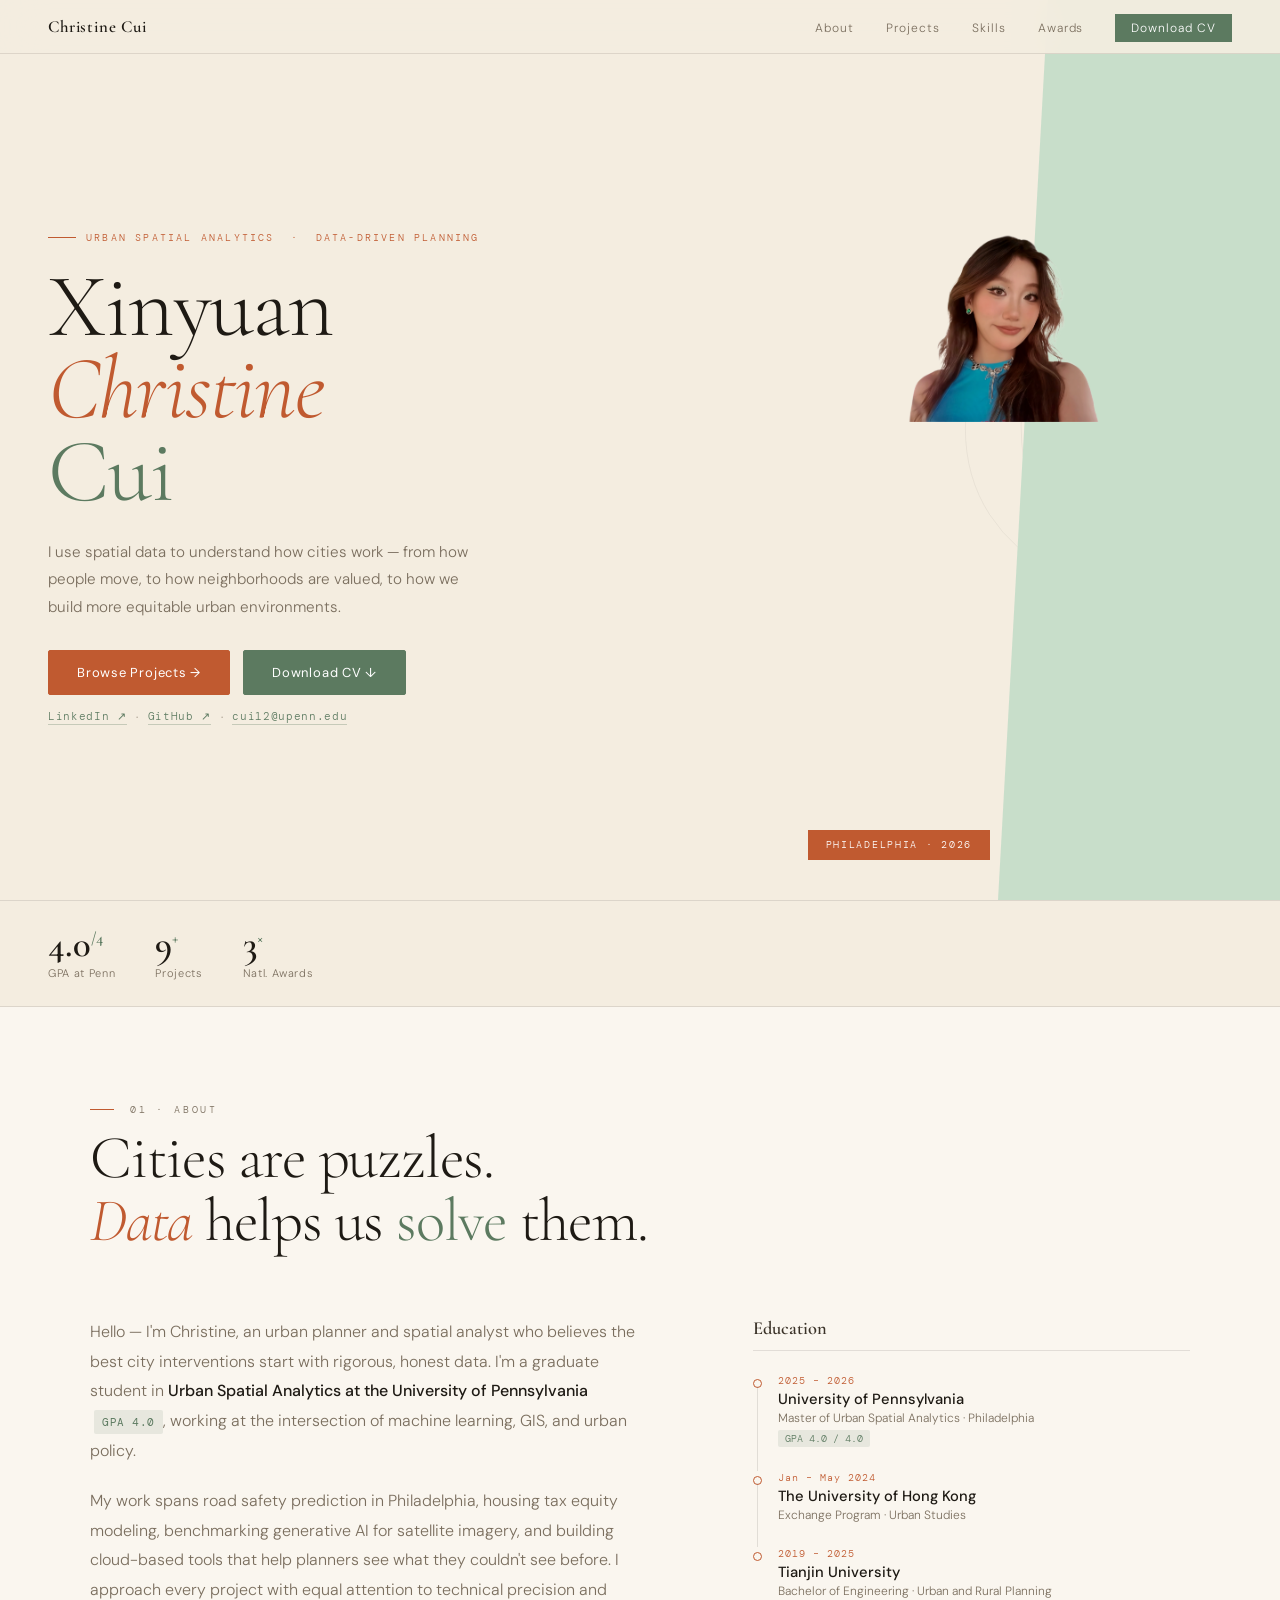
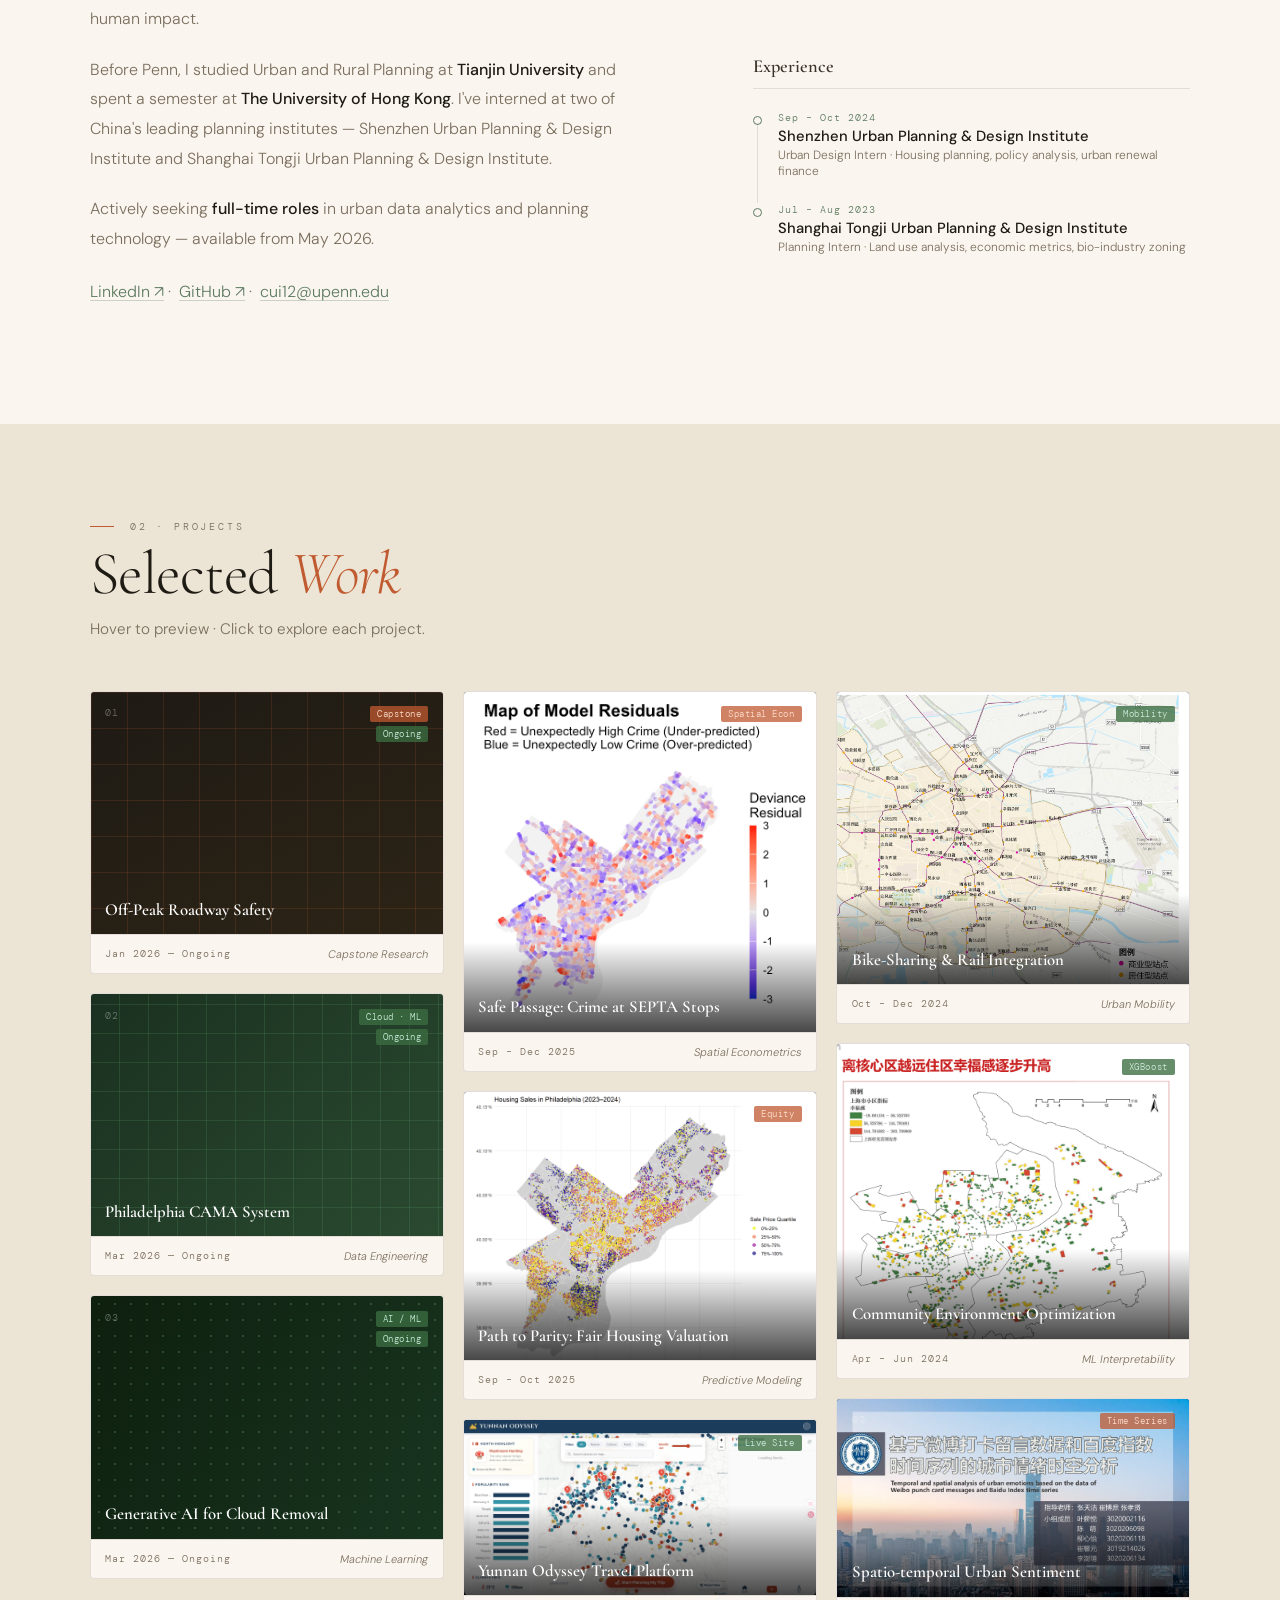
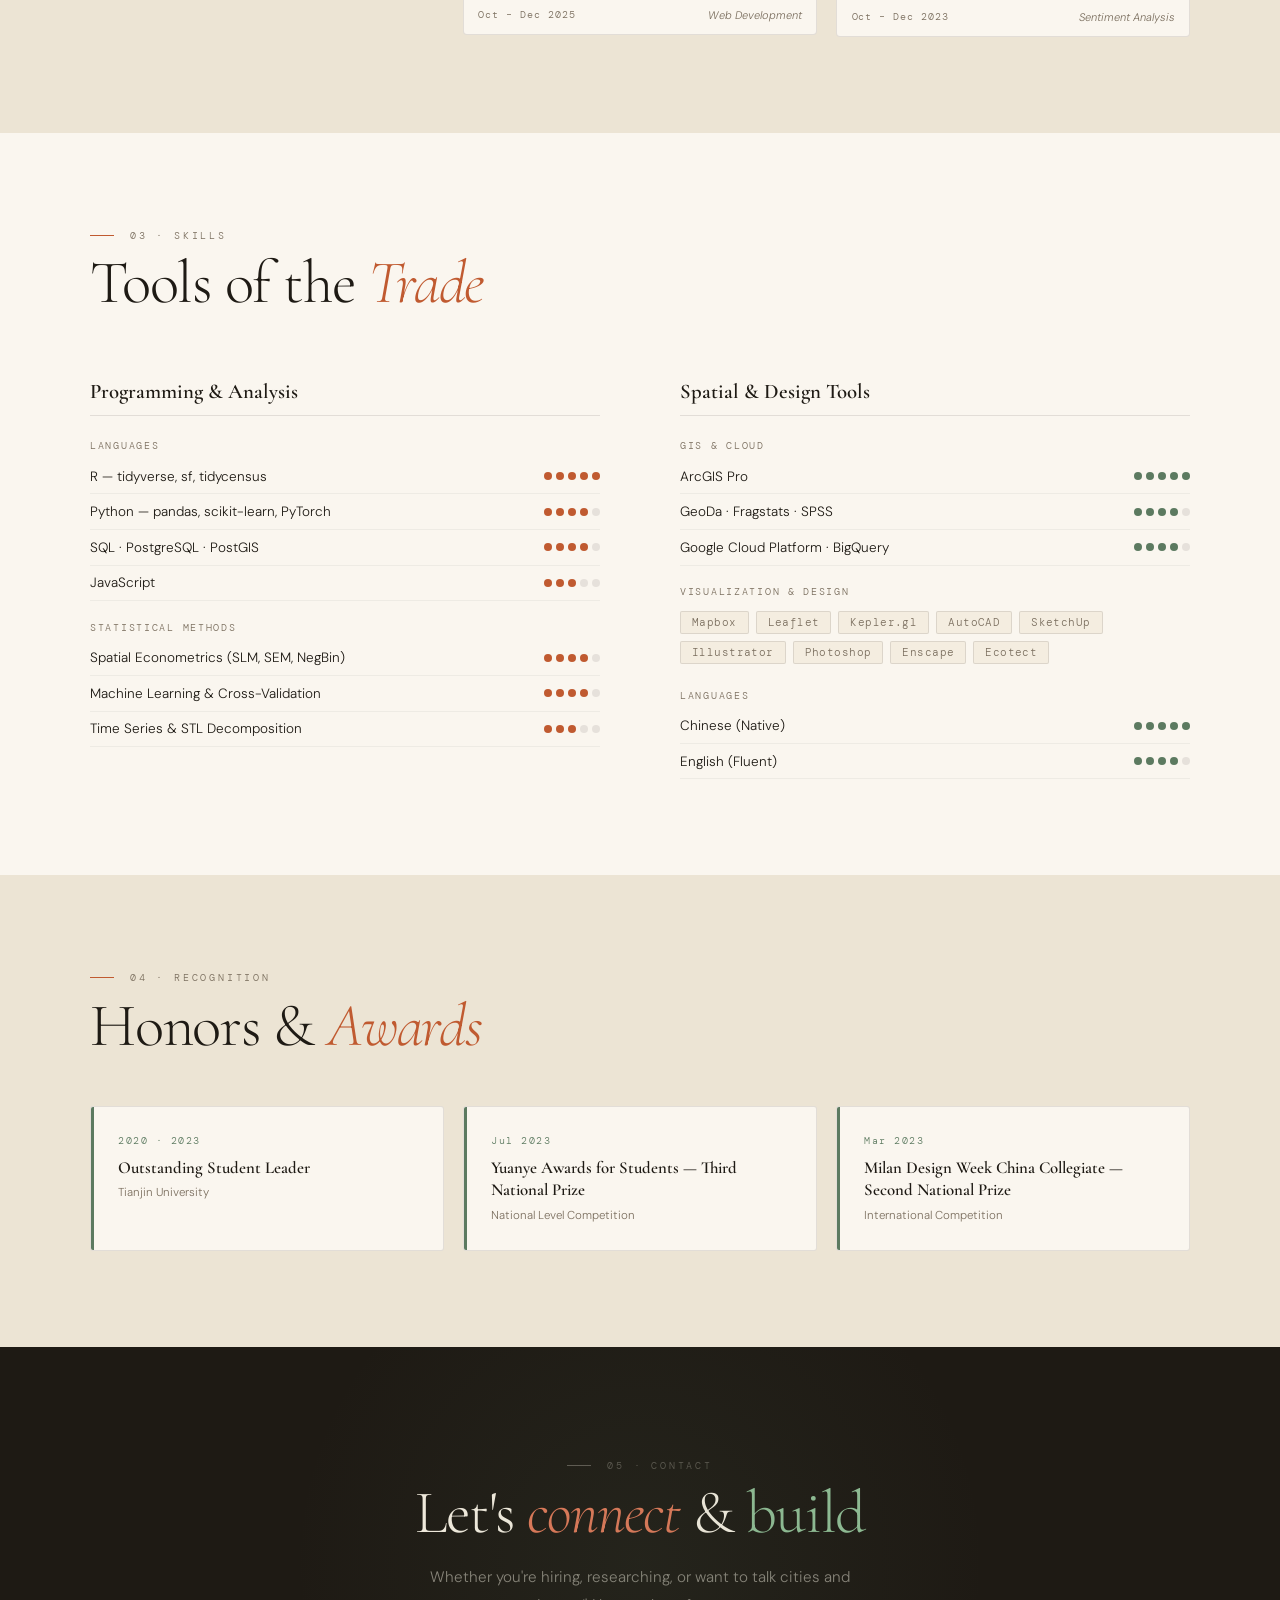
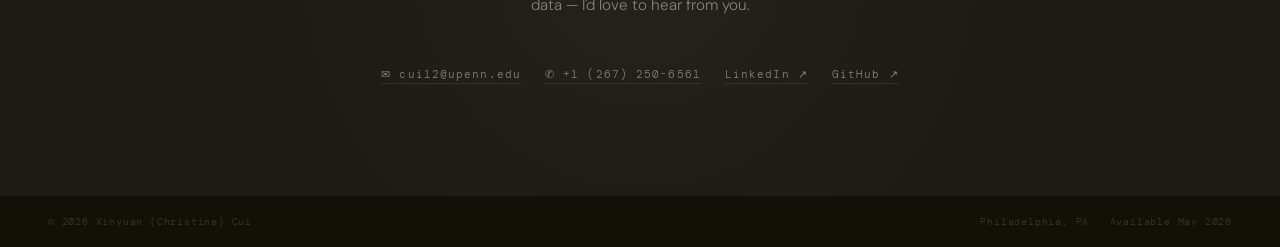
<file: index.html>
<!DOCTYPE html>
<html lang="en">
<head>
  <meta charset="UTF-8">
  <meta name="viewport" content="width=device-width, initial-scale=1.0">
  <title>Christine Cui — Urban Spatial Analyst</title>
  <link rel="preconnect" href="https://fonts.googleapis.com">
  <link href="https://fonts.googleapis.com/css2?family=Cormorant+Garamond:ital,wght@0,300;0,400;0,600;1,300;1,500&family=DM+Sans:ital,wght@0,300;0,400;0,500;1,300&family=DM+Mono:wght@300;400&display=swap" rel="stylesheet">
  <link rel="stylesheet" href="style.css">
</head>
<body>

<!-- ============================================================
  NAV
  ============================================================ -->
<nav>
  <a href="#" class="nav-logo">Christine Cui</a>
  <ul class="nav-links">
    <li><a href="#about">About</a></li>
    <li><a href="#projects">Projects</a></li>
    <li><a href="#skills">Skills</a></li>
    <li><a href="#awards">Awards</a></li>
    <li><a href="CV 0327 job.pdf" download class="nav-cta">Download CV</a></li>
  </ul>
</nav>


<!-- ============================================================
  HERO
  ============================================================ -->
<section class="hero">
  <div class="hero-bg-letter" aria-hidden="true">C</div>

  <!-- Left: text -->
  <div class="hero-left">
    <div class="hero-eyebrow">Urban Spatial Analytics &nbsp;·&nbsp; Data-Driven Planning</div>
    <h1>Xinyuan<br><em>Christine</em><br><span class="gr">Cui</span></h1>
    <p class="hero-desc">I use spatial data to understand how cities work — from how people move, to how neighborhoods are valued, to how we build more equitable urban environments.</p>
    <div class="hero-ctas">
      <a href="#projects" class="btn btn-rust">Browse Projects →</a>
      <a href="CV 0327 job.pdf" download class="btn btn-sage">Download CV ↓</a>
    </div>
    <div class="hero-social">
      <a href="https://www.linkedin.com/in/christine-cuixinyuan/" target="_blank" class="hero-social-link">LinkedIn ↗</a>
      <span class="hero-social-dot">·</span>
      <a href="https://github.com/ChristineCui12" target="_blank" class="hero-social-link">GitHub ↗</a>
      <span class="hero-social-dot">·</span>
      <a href="mailto:cui12@upenn.edu" class="hero-social-link">cui12@upenn.edu</a>
    </div>
  </div>

  <!-- Right: photo panel -->
  <div class="hero-photo">
    <div class="photo-bg"></div>
    <img src="photo.png" alt="Christine Cui" class="photo-img">
    <div class="photo-badge">Philadelphia · 2026</div>
  </div>
</section>

<div class="hero-stats-bar">
  <div class="hero-stats">
    <div><div class="stat-val">4.0<sup>/4</sup></div><div class="stat-lbl">GPA at Penn</div></div>
    <div><div class="stat-val">9<sup>+</sup></div><div class="stat-lbl">Projects</div></div>
    <div><div class="stat-val">3<sup>×</sup></div><div class="stat-lbl">Natl. Awards</div></div>
  </div>
</div>


<!-- ============================================================
  ABOUT  (01)
  ============================================================ -->
<section id="about">
  <div class="container">
    <div class="sec-eyebrow">01 · About</div>
    <h2>Cities are puzzles.<br><em>Data</em> helps us <span class="gr">solve</span> them.</h2>

    <div class="about-grid reveal">

      <!-- Left: bio text -->
      <div class="about-text">
        <p>Hello — I'm Christine, an urban planner and spatial analyst who believes the best city interventions start with rigorous, honest data. I'm a graduate student in <strong>Urban Spatial Analytics at the University of Pennsylvania</strong><span class="badge">GPA 4.0</span>, working at the intersection of machine learning, GIS, and urban policy.</p>
        <p>My work spans road safety prediction in Philadelphia, housing tax equity modeling, benchmarking generative AI for satellite imagery, and building cloud-based tools that help planners see what they couldn't see before. I approach every project with equal attention to technical precision and human impact.</p>
        <p>Before Penn, I studied Urban and Rural Planning at <strong>Tianjin University</strong> and spent a semester at <strong>The University of Hong Kong</strong>. I've interned at two of China's leading planning institutes — Shenzhen Urban Planning &amp; Design Institute and Shanghai Tongji Urban Planning &amp; Design Institute.</p>
        <p>Actively seeking <strong>full-time roles</strong> in urban data analytics and planning technology — available from May 2026.</p>
        <p style="margin-top:1.5rem">
          <a href="https://www.linkedin.com/in/christine-cuixinyuan/" target="_blank">LinkedIn ↗</a>&nbsp;·&nbsp;
          <a href="https://github.com/ChristineCui12" target="_blank">GitHub ↗</a>&nbsp;·&nbsp;
          <a href="mailto:cui12@upenn.edu">cui12@upenn.edu</a>
        </p>
      </div>

      <!-- Right: education + experience timeline -->
      <div>
        <div style="margin-bottom:2rem">
          <div class="tl-heading">Education</div>

          <div class="tl-item">
            <div class="tl-dot"></div>
            <div>
              <div class="tl-yr">2025 – 2026</div>
              <div class="tl-school">University of Pennsylvania</div>
              <div class="tl-prog">Master of Urban Spatial Analytics · Philadelphia</div>
              <span class="tl-gpa">GPA 4.0 / 4.0</span>
            </div>
          </div>

          <div class="tl-item">
            <div class="tl-dot"></div>
            <div>
              <div class="tl-yr">Jan – May 2024</div>
              <div class="tl-school">The University of Hong Kong</div>
              <div class="tl-prog">Exchange Program · Urban Studies</div>
            </div>
          </div>

          <div class="tl-item">
            <div class="tl-dot"></div>
            <div>
              <div class="tl-yr">2019 – 2025</div>
              <div class="tl-school">Tianjin University</div>
              <div class="tl-prog">Bachelor of Engineering · Urban and Rural Planning</div>
            </div>
          </div>
        </div>

        <div>
          <div class="tl-heading">Experience</div>

          <div class="tl-item">
            <div class="tl-dot gr"></div>
            <div>
              <div class="tl-yr gr">Sep – Oct 2024</div>
              <div class="tl-school">Shenzhen Urban Planning &amp; Design Institute</div>
              <div class="tl-prog">Urban Design Intern · Housing planning, policy analysis, urban renewal finance</div>
            </div>
          </div>

          <div class="tl-item">
            <div class="tl-dot gr"></div>
            <div>
              <div class="tl-yr gr">Jul – Aug 2023</div>
              <div class="tl-school">Shanghai Tongji Urban Planning &amp; Design Institute</div>
              <div class="tl-prog">Planning Intern · Land use analysis, economic metrics, bio-industry zoning</div>
            </div>
          </div>
        </div>
      </div>

    </div><!-- /about-grid -->
  </div>
</section>


<!-- ============================================================
  PROJECTS  (02)
  To add a new project:
    1. Copy a .proj-card block below
    2. Change the card number (card-num), visual class (v1–v9), tags, title
    3. Fill in .ov-title, .ov-desc, .ov-tech chips, .ov-link href
    4. Update .cf-yr and .cf-type in card-foot
    5. Add a new .vN style in style.css if you need a new visual
  ============================================================ -->
<section id="projects">
  <div class="container">
    <div class="proj-header">
      <div>
        <div class="sec-eyebrow">02 · Projects</div>
        <h2>Selected <em>Work</em></h2>
        <p class="proj-intro">Hover to preview · Click to explore each project.</p>
      </div>
    </div>

    <div class="proj-grid reveal">

      <!-- PROJECT 01 ─────────────────────────────── -->
      <div class="proj-card rd1" onclick="window.open('#', '_self')">
        <div class="card-vis v1">
          <div class="card-num">01</div>
          <div class="ctags">
            <span class="ct ct-r">Capstone</span>
            <span class="ct ct-g">Ongoing</span>
          </div>
          <div class="card-title">Off-Peak Roadway Safety</div>
          <div class="card-overlay">
            <div class="ov-title">Understanding Off-Peak Roadway Safety</div>
            <div class="ov-desc">Predictive model + spatial analytics tool identifying high-speed driving risks in Philadelphia. Dashboard to help city planners mitigate off-peak fatalities by modeling road design relationships.</div>
            <div class="ov-tech">
              <span class="ov-chip">R</span>
              <span class="ov-chip">Spatial Modeling</span>
              <span class="ov-chip">Dashboard</span>
              <span class="ov-chip">Road Safety</span>
            </div>
            <a href="#" class="ov-link">In Progress ↗</a>
          </div>
        </div>
        <div class="card-foot">
          <span class="cf-yr">Jan 2026 — Ongoing</span>
          <span class="cf-type">Capstone Research</span>
        </div>
      </div>

      <!-- PROJECT 02 ─────────────────────────────── -->
      <div class="proj-card rd2" onclick="window.open('#', '_self')">
        <div class="card-vis v2">
          <div class="card-num">02</div>
          <div class="ctags">
            <span class="ct ct-g">Cloud · ML</span>
            <span class="ct ct-g">Ongoing</span>
          </div>
          <div class="card-title">Philadelphia CAMA System</div>
          <div class="card-overlay">
            <div class="ov-title">Philadelphia CAMA Property Tax</div>
            <div class="ov-desc">GCP pipeline (Cloud Storage, BigQuery, Cloud Functions, Cloud Run) for automated property valuation. ML models predict assessed values, deployed via interactive map dashboard.</div>
            <div class="ov-tech">
              <span class="ov-chip">BigQuery</span>
              <span class="ov-chip">Cloud Run</span>
              <span class="ov-chip">Python</span>
              <span class="ov-chip">Mapbox</span>
            </div>
            <a href="#" class="ov-link">In Progress ↗</a>
          </div>
        </div>
        <div class="card-foot">
          <span class="cf-yr">Mar 2026 — Ongoing</span>
          <span class="cf-type">Data Engineering</span>
        </div>
      </div>

      <!-- PROJECT 03 ─────────────────────────────── -->
      <div class="proj-card rd3" onclick="window.open('#', '_self')">
        <div class="card-vis v3">
          <div class="card-num">03</div>
          <div class="ctags">
            <span class="ct ct-g">AI / ML</span>
            <span class="ct ct-g">Ongoing</span>
          </div>
          <div class="card-title">Generative AI for Cloud Removal</div>
          <div class="card-overlay">
            <div class="ov-title">Generative AI for Satellite Cloud Removal</div>
            <div class="ov-desc">Benchmarking GANs &amp; Diffusion models vs. multi-temporal methods on 2,000 Sentinel-2 images at 5–70% occlusion. Quantifies hallucination thresholds via PSNR, SSIM, NDVI.</div>
            <div class="ov-tech">
              <span class="ov-chip">GAN / Diffusion</span>
              <span class="ov-chip">Remote Sensing</span>
              <span class="ov-chip">Python</span>
              <span class="ov-chip">Sentinel-2</span>
            </div>
            <a href="#" class="ov-link">In Progress ↗</a>
          </div>
        </div>
        <div class="card-foot">
          <span class="cf-yr">Mar 2026 — Ongoing</span>
          <span class="cf-type">Machine Learning</span>
        </div>
      </div>

      <!-- PROJECT 04 ─────────────────────────────── -->
      <div class="proj-card rd1" onclick="window.open('https://musa-5080-fall-2025.github.io/portfolio-setup-ChristineCui12/final/Appendix/Final_appendix.html', '_blank')">
        <div class="card-vis v4">
          <img src="proj-safe-passage.png" alt="Safe Passage residuals map" class="card-preview-img">
          <div class="card-num">04</div>
          <div class="ctags">
            <span class="ct ct-r">Spatial Econ</span>
          </div>
          <div class="card-title">Safe Passage: Crime at SEPTA Stops</div>
          <div class="card-overlay">
            <div class="ov-title">Safe Passage: Crime Risk at SEPTA</div>
            <div class="ov-desc">Negative Binomial spatial risk model across 5,884 stops. Pseudo-panel fixed effects isolate ridership's causal impact. 56% MAE reduction via 5-fold CV and Moran's I validation.</div>
            <div class="ov-tech">
              <span class="ov-chip">R</span>
              <span class="ov-chip">NegBin Model</span>
              <span class="ov-chip">Moran's I</span>
              <span class="ov-chip">Philadelphia</span>
            </div>
            <a href="https://musa-5080-fall-2025.github.io/portfolio-setup-ChristineCui12/final/Appendix/Final_appendix.html" class="ov-link" target="_blank">View Project ↗</a>
          </div>
        </div>
        <div class="card-foot">
          <span class="cf-yr">Sep – Dec 2025</span>
          <span class="cf-type">Spatial Econometrics</span>
        </div>
      </div>

      <!-- PROJECT 05 ─────────────────────────────── -->
      <div class="proj-card rd2" onclick="window.open('https://musa-5080-fall-2025.github.io/portfolio-setup-ChristineCui12/midterm/Appendix/CuiXinyuan_Appendix.html', '_blank')">
        <div class="card-vis v5">
          <img src="proj-path-parity.png" alt="Housing sales price quartile map" class="card-preview-img">
          <div class="card-num">05</div>
          <div class="ctags">
            <span class="ct ct-r">Equity</span>
          </div>
          <div class="card-title">Path to Parity: Fair Housing Valuation</div>
          <div class="card-overlay">
            <div class="ov-title">The Path to Parity</div>
            <div class="ov-desc">Housing valuation in R: ZIP Code fixed effects + KNN spatial features. R² = 0.84 on 31,000+ properties. Residual maps reveal systematic bias in misvalued neighborhoods.</div>
            <div class="ov-tech">
              <span class="ov-chip">R</span>
              <span class="ov-chip">KNN Features</span>
              <span class="ov-chip">10-fold CV</span>
              <span class="ov-chip">Housing Equity</span>
            </div>
            <a href="https://musa-5080-fall-2025.github.io/portfolio-setup-ChristineCui12/midterm/Appendix/CuiXinyuan_Appendix.html" class="ov-link" target="_blank">View Project ↗</a>
          </div>
        </div>
        <div class="card-foot">
          <span class="cf-yr">Sep – Oct 2025</span>
          <span class="cf-type">Predictive Modeling</span>
        </div>
      </div>

      <!-- PROJECT 06 ─────────────────────────────── -->
      <div class="proj-card rd3" onclick="window.open('https://christinecui12.github.io/dashboard-project/', '_blank')">
        <div class="card-vis v6">
          <img src="proj-yunnan.png" alt="Yunnan Odyssey dashboard" class="card-preview-img">
          <div class="card-num">06</div>
          <div class="ctags">
            <span class="ct ct-g">Live Site</span>
          </div>
          <div class="card-title">Yunnan Odyssey Travel Platform</div>
          <div class="card-overlay">
            <div class="ov-title">Yunnan Odyssey: Plan Your Myth</div>
            <div class="ov-desc">Web travel platform bridging emotional inspiration with rational logistics. Integrates social discovery, route optimization &amp; budget tracking via Leaflet, Firebase, and Mapbox.</div>
            <div class="ov-tech">
              <span class="ov-chip">JavaScript</span>
              <span class="ov-chip">Mapbox</span>
              <span class="ov-chip">Firebase</span>
              <span class="ov-chip">Leaflet</span>
            </div>
            <a href="https://christinecui12.github.io/dashboard-project/" class="ov-link" target="_blank">View Live Site ↗</a>
          </div>
        </div>
        <div class="card-foot">
          <span class="cf-yr">Oct – Dec 2025</span>
          <span class="cf-type">Web Development</span>
        </div>
      </div>

      <!-- PROJECT 07 ─────────────────────────────── -->
      <div class="proj-card rd1" onclick="window.open('project-bike-sharing.html', '_blank')">
        <div class="card-vis v7">
          <img src="assets/bike-sharing/crop_station_map.png" alt="Tianjin metro station classification map" class="card-preview-img">
          <div class="card-num">07</div>
          <div class="ctags">
            <span class="ct ct-g">Mobility</span>
          </div>
          <div class="card-title">Bike-Sharing &amp; Rail Integration</div>
          <div class="card-overlay">
            <div class="ov-title">Bike-Sharing Integration with Rail Transit</div>
            <div class="ov-desc">HDBSCAN clustering defines bike-metro service areas and station typologies. Quantitative modeling of built-environment factors driving first-/last-mile connectivity.</div>
            <div class="ov-tech">
              <span class="ov-chip">Python</span>
              <span class="ov-chip">HDBSCAN</span>
              <span class="ov-chip">First-Mile</span>
              <span class="ov-chip">GIS</span>
            </div>
            <a href="project-bike-sharing.html" target="_blank" class="ov-link">View Project ↗</a>
          </div>
        </div>
        <div class="card-foot">
          <span class="cf-yr">Oct – Dec 2024</span>
          <span class="cf-type">Urban Mobility</span>
        </div>
      </div>

      <!-- PROJECT 08 ─────────────────────────────── -->
      <div class="proj-card rd2" onclick="window.open('城垣杯展示.html', '_blank')">
        <div class="card-vis v8">
          <img src="map_imgs/crops/sh_happiness_map.png" alt="Shanghai residential happiness distribution map" class="card-preview-img">
          <div class="card-num">08</div>
          <div class="ctags">
            <span class="ct ct-g">XGBoost</span>
          </div>
          <div class="card-title">Community Environment Optimization</div>
          <div class="card-overlay">
            <div class="ov-title">Community Environment &amp; Resident Happiness</div>
            <div class="ov-desc">XGBoost + TreeSHAP interpretability analyzing social, economic, and ecological indicators affecting residential happiness across high- and low-efficiency areas via TOPSIS.</div>
            <div class="ov-tech">
              <span class="ov-chip">Python</span>
              <span class="ov-chip">XGBoost</span>
              <span class="ov-chip">SHAP</span>
              <span class="ov-chip">TOPSIS</span>
            </div>
            <a href="城垣杯展示.html" target="_blank" class="ov-link">View Project ↗</a>
          </div>
        </div>
        <div class="card-foot">
          <span class="cf-yr">Apr – Jun 2024</span>
          <span class="cf-type">ML Interpretability</span>
        </div>
      </div>

      <!-- PROJECT 09 ─────────────────────────────── -->
      <div class="proj-card rd3" onclick="window.open('project-weibo-emotion.html', '_blank')">
        <div class="card-vis v9">
          <img src="assets/weibo-emotion/hero_title.png" alt="Urban emotion spatio-temporal analysis cover" class="card-preview-img">
          <div class="card-num">09</div>
          <div class="ctags">
            <span class="ct ct-r">Time Series</span>
          </div>
          <div class="card-title">Spatio-temporal Urban Sentiment</div>
          <div class="card-overlay">
            <div class="ov-title">Spatio-temporal Urban Sentiment Analysis</div>
            <div class="ov-desc">Weibo check-in + Baidu Index time series for Beijing &amp; Shanghai. STL decomposition and stationarity testing reveal how urban events register in collective digital expression.</div>
            <div class="ov-tech">
              <span class="ov-chip">Python / R</span>
              <span class="ov-chip">STL Decomp</span>
              <span class="ov-chip">Time Series</span>
              <span class="ov-chip">NLP</span>
            </div>
            <a href="project-weibo-emotion.html" target="_blank" class="ov-link">View Project ↗</a>
          </div>
        </div>
        <div class="card-foot">
          <span class="cf-yr">Oct – Dec 2023</span>
          <span class="cf-type">Sentiment Analysis</span>
        </div>
      </div>

    </div><!-- /proj-grid -->
  </div>
</section>


<!-- ============================================================
  SKILLS  (03)
  ============================================================ -->
<section id="skills">
  <div class="container">
    <div class="sec-eyebrow">03 · Skills</div>
    <h2>Tools of the <em>Trade</em></h2>

    <div class="skills-layout reveal">

      <!-- Left column: proficiency bars -->
      <div>
        <div class="sk-heading">Programming &amp; Analysis</div>

        <div class="sk-cat">Languages</div>
        <div class="sk-row">
          <span class="sk-name">R — tidyverse, sf, tidycensus</span>
          <div class="sk-dots"><div class="d r"></div><div class="d r"></div><div class="d r"></div><div class="d r"></div><div class="d r"></div></div>
        </div>
        <div class="sk-row">
          <span class="sk-name">Python — pandas, scikit-learn, PyTorch</span>
          <div class="sk-dots"><div class="d r"></div><div class="d r"></div><div class="d r"></div><div class="d r"></div><div class="d"></div></div>
        </div>
        <div class="sk-row">
          <span class="sk-name">SQL · PostgreSQL · PostGIS</span>
          <div class="sk-dots"><div class="d r"></div><div class="d r"></div><div class="d r"></div><div class="d r"></div><div class="d"></div></div>
        </div>
        <div class="sk-row">
          <span class="sk-name">JavaScript</span>
          <div class="sk-dots"><div class="d r"></div><div class="d r"></div><div class="d r"></div><div class="d"></div><div class="d"></div></div>
        </div>

        <div class="sk-cat">Statistical Methods</div>
        <div class="sk-row">
          <span class="sk-name">Spatial Econometrics (SLM, SEM, NegBin)</span>
          <div class="sk-dots"><div class="d r"></div><div class="d r"></div><div class="d r"></div><div class="d r"></div><div class="d"></div></div>
        </div>
        <div class="sk-row">
          <span class="sk-name">Machine Learning &amp; Cross-Validation</span>
          <div class="sk-dots"><div class="d r"></div><div class="d r"></div><div class="d r"></div><div class="d r"></div><div class="d"></div></div>
        </div>
        <div class="sk-row">
          <span class="sk-name">Time Series &amp; STL Decomposition</span>
          <div class="sk-dots"><div class="d r"></div><div class="d r"></div><div class="d r"></div><div class="d"></div><div class="d"></div></div>
        </div>
      </div>

      <!-- Right column: GIS + chip tags -->
      <div>
        <div class="sk-heading">Spatial &amp; Design Tools</div>

        <div class="sk-cat">GIS &amp; Cloud</div>
        <div class="sk-row">
          <span class="sk-name">ArcGIS Pro</span>
          <div class="sk-dots"><div class="d g"></div><div class="d g"></div><div class="d g"></div><div class="d g"></div><div class="d g"></div></div>
        </div>
        <div class="sk-row">
          <span class="sk-name">GeoDa · Fragstats · SPSS</span>
          <div class="sk-dots"><div class="d g"></div><div class="d g"></div><div class="d g"></div><div class="d g"></div><div class="d"></div></div>
        </div>
        <div class="sk-row">
          <span class="sk-name">Google Cloud Platform · BigQuery</span>
          <div class="sk-dots"><div class="d g"></div><div class="d g"></div><div class="d g"></div><div class="d g"></div><div class="d"></div></div>
        </div>

        <div class="sk-cat">Visualization &amp; Design</div>
        <div class="chips">
          <span class="chip">Mapbox</span>
          <span class="chip">Leaflet</span>
          <span class="chip">Kepler.gl</span>
          <span class="chip">AutoCAD</span>
          <span class="chip">SketchUp</span>
          <span class="chip">Illustrator</span>
          <span class="chip">Photoshop</span>
          <span class="chip">Enscape</span>
          <span class="chip">Ecotect</span>
        </div>

        <div class="sk-cat" style="margin-top:1.6rem">Languages</div>
        <div class="sk-row">
          <span class="sk-name">Chinese (Native)</span>
          <div class="sk-dots"><div class="d g"></div><div class="d g"></div><div class="d g"></div><div class="d g"></div><div class="d g"></div></div>
        </div>
        <div class="sk-row">
          <span class="sk-name">English (Fluent)</span>
          <div class="sk-dots"><div class="d g"></div><div class="d g"></div><div class="d g"></div><div class="d g"></div><div class="d"></div></div>
        </div>
      </div>

    </div><!-- /skills-layout -->
  </div>
</section>


<!-- ============================================================
  AWARDS  (04)
  ============================================================ -->
<section id="awards">
  <div class="container">
    <div class="sec-eyebrow">04 · Recognition</div>
    <h2>Honors &amp; <em>Awards</em></h2>

    <div class="awards-grid reveal">

      <div class="aw-card rd1">
        <div class="aw-yr">2020 · 2023</div>
        <div class="aw-name">Outstanding Student Leader</div>
        <div class="aw-org">Tianjin University</div>
      </div>

      <div class="aw-card rd2">
        <div class="aw-yr">Jul 2023</div>
        <div class="aw-name">Yuanye Awards for Students — Third National Prize</div>
        <div class="aw-org">National Level Competition</div>
      </div>

      <div class="aw-card rd3">
        <div class="aw-yr">Mar 2023</div>
        <div class="aw-name">Milan Design Week China Collegiate — Second National Prize</div>
        <div class="aw-org">International Competition</div>
      </div>

    </div>
  </div>
</section>


<!-- ============================================================
  CONTACT  (05)
  ============================================================ -->
<section id="contact">
  <div class="sec-eyebrow">05 · Contact</div>
  <h2>Let's <em>connect</em> &amp; <span class="gr">build</span></h2>
  <p class="ct-sub">Whether you're hiring, researching, or want to talk cities and data — I'd love to hear from you.</p>
  <div class="ct-links">
    <a href="mailto:cui12@upenn.edu" class="ct-link">✉ cui12@upenn.edu</a>
    <a href="tel:+12672506561" class="ct-link">✆ +1 (267) 250-6561</a>
    <a href="https://www.linkedin.com/in/christine-cuixinyuan/" target="_blank" class="ct-link">LinkedIn ↗</a>
    <a href="https://github.com/ChristineCui12" target="_blank" class="ct-link">GitHub ↗</a>
  </div>
</section>


<!-- ============================================================
  FOOTER
  ============================================================ -->
<footer>
  <span class="ft">© 2026 Xinyuan (Christine) Cui</span>
  <span class="ft">Philadelphia, PA · Available May 2026</span>
</footer>

<script src="script.js"></script>
</body>
</html>
</file>
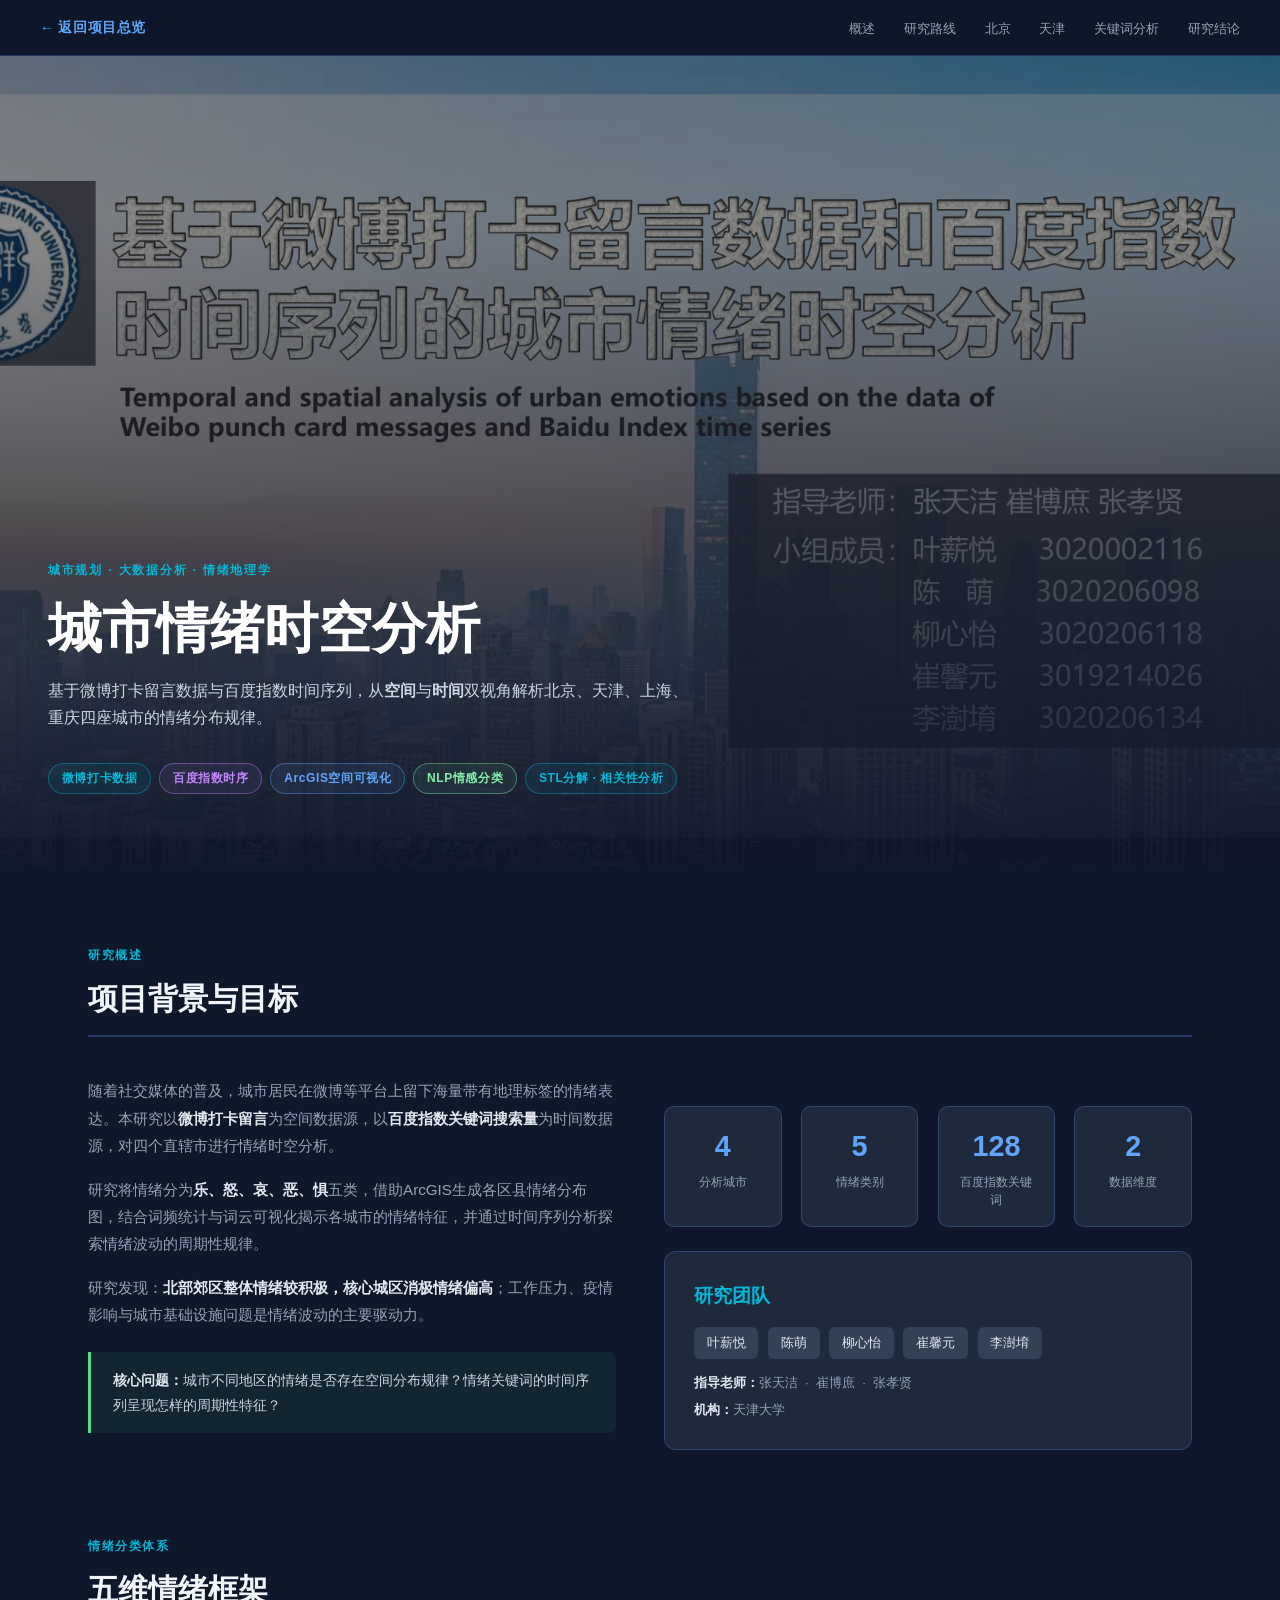
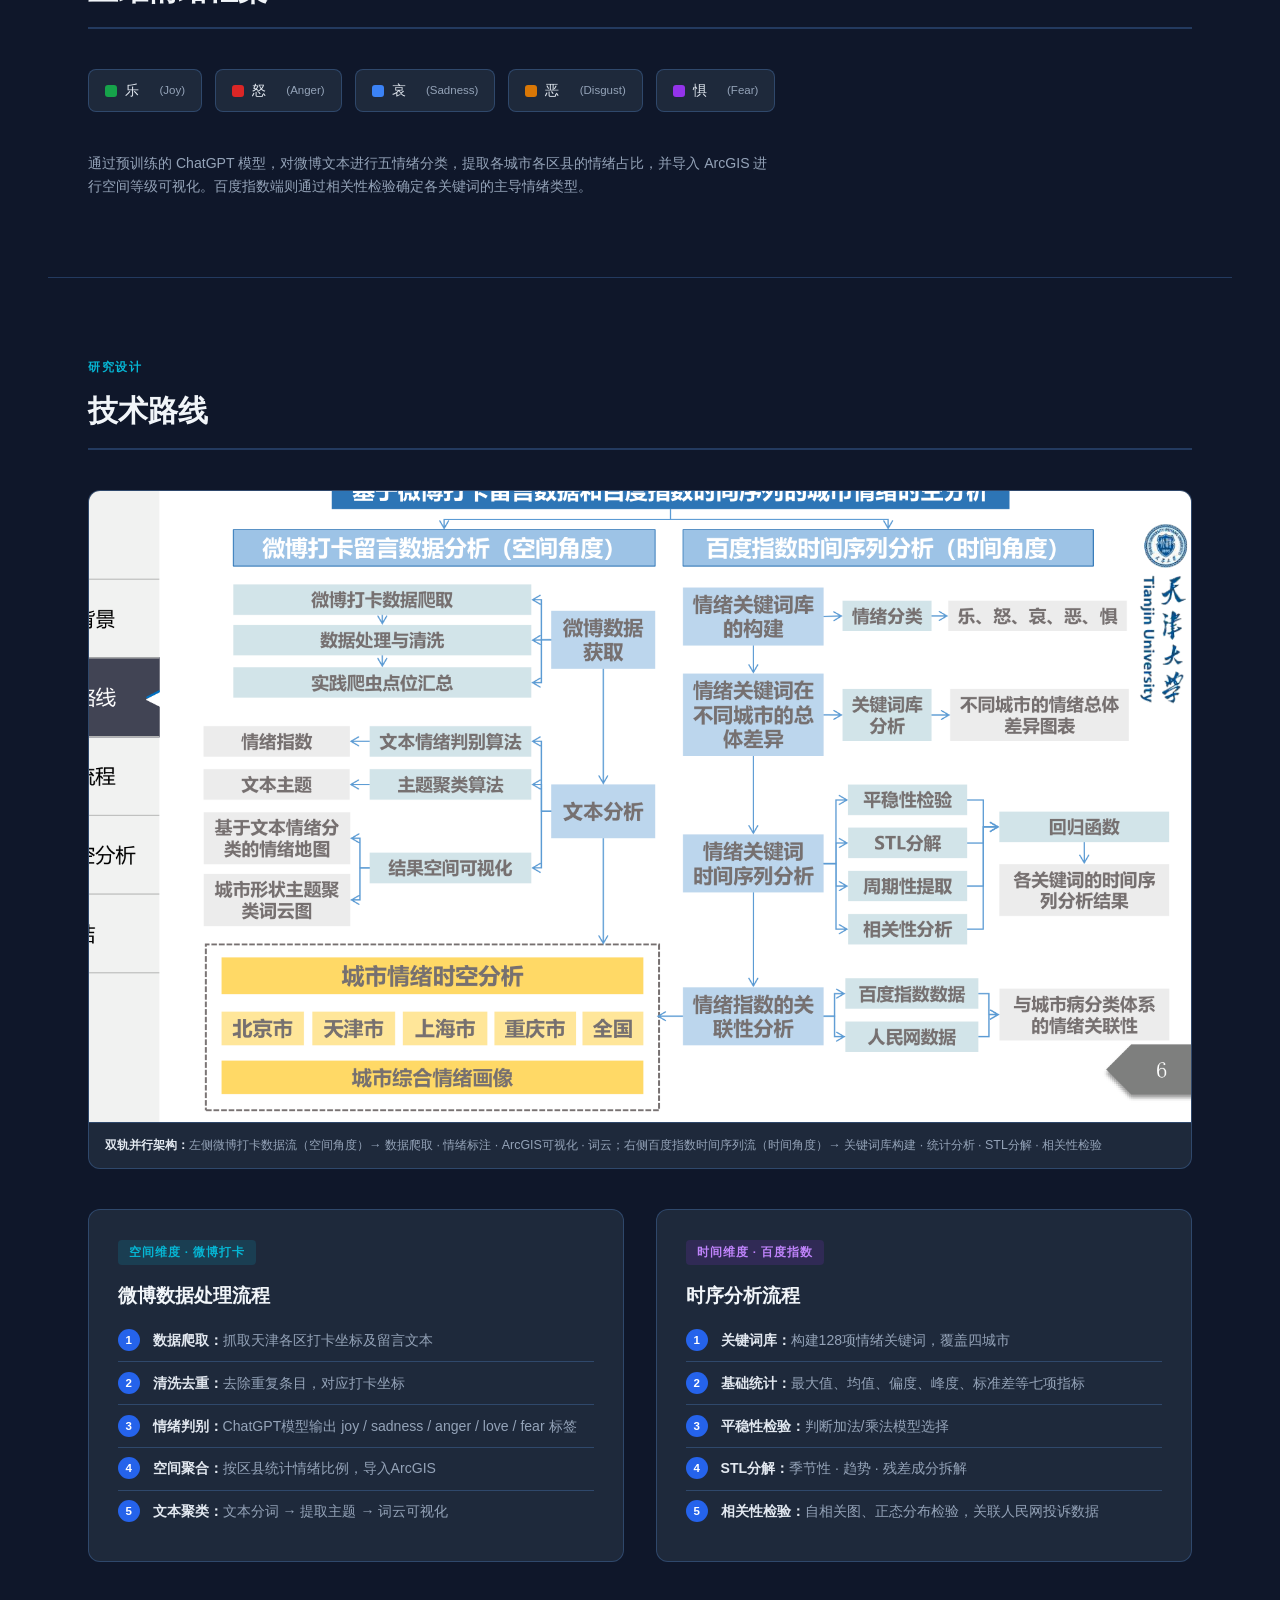
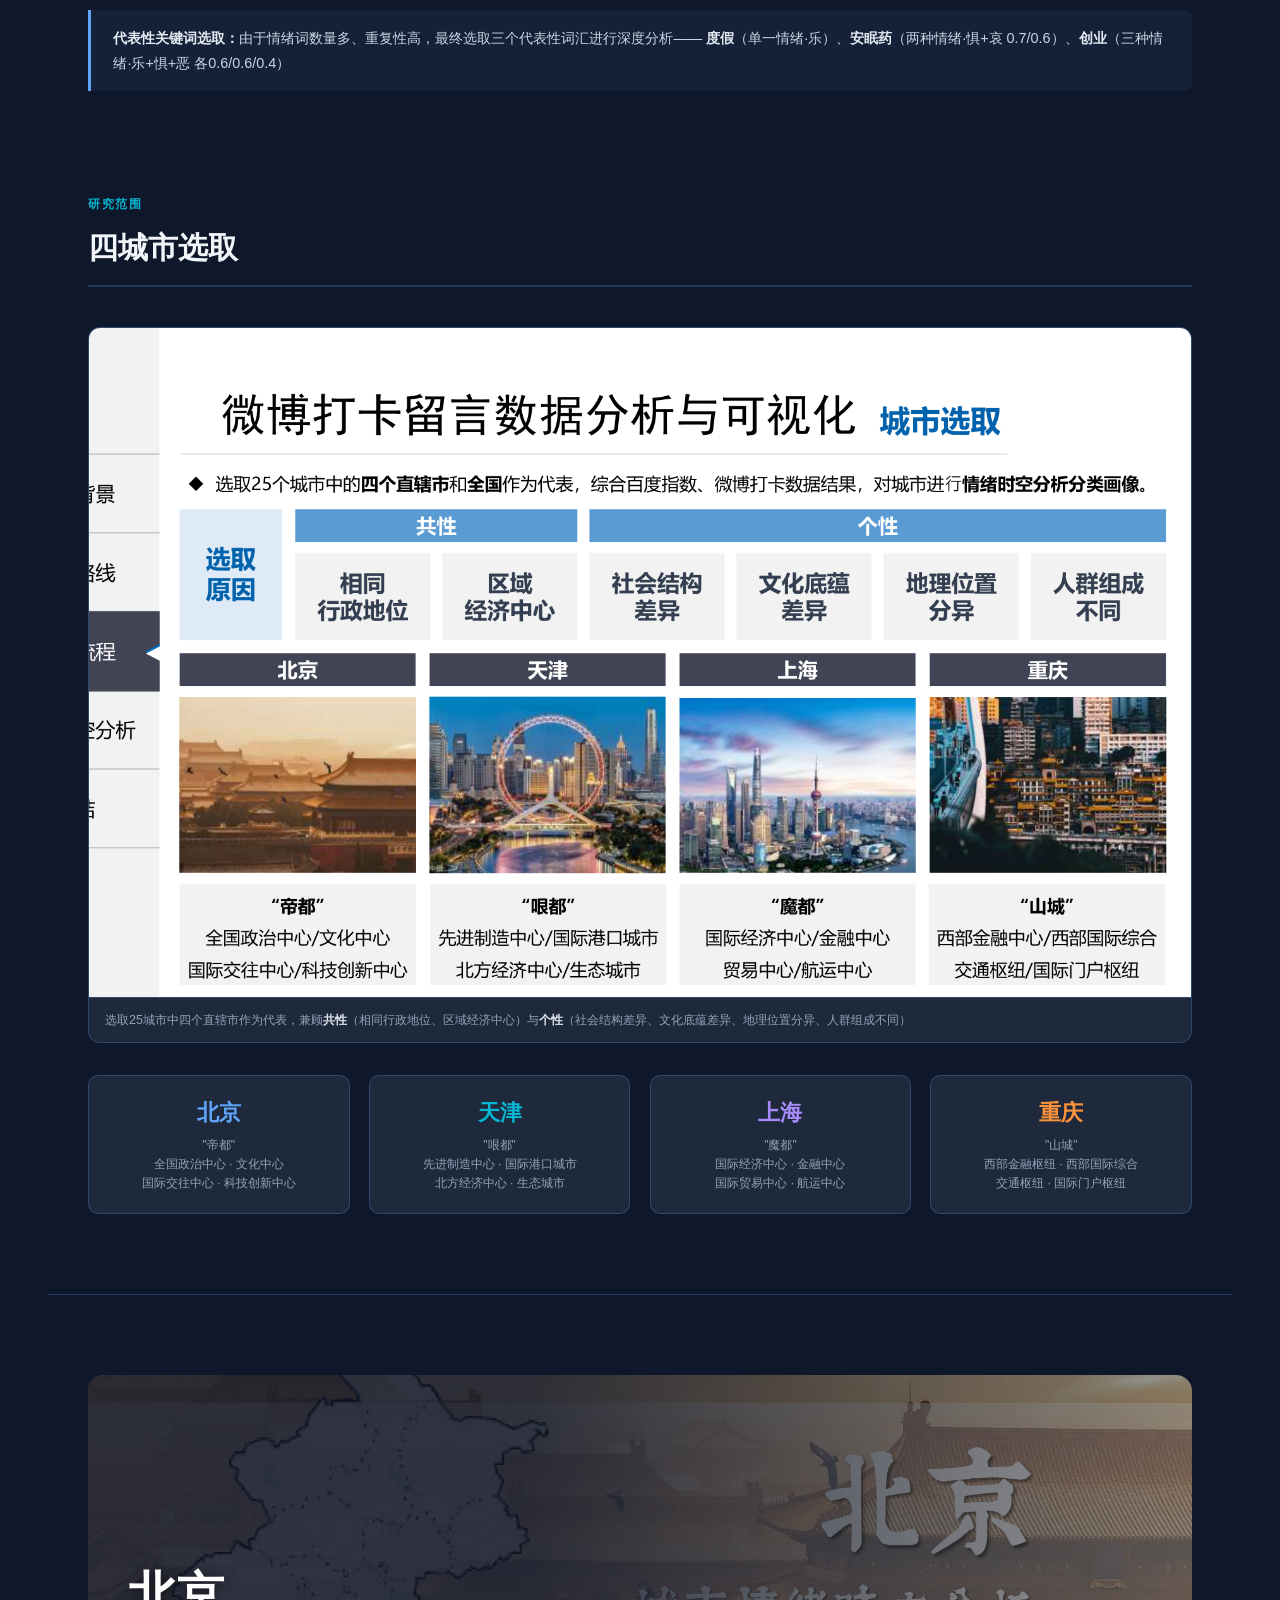
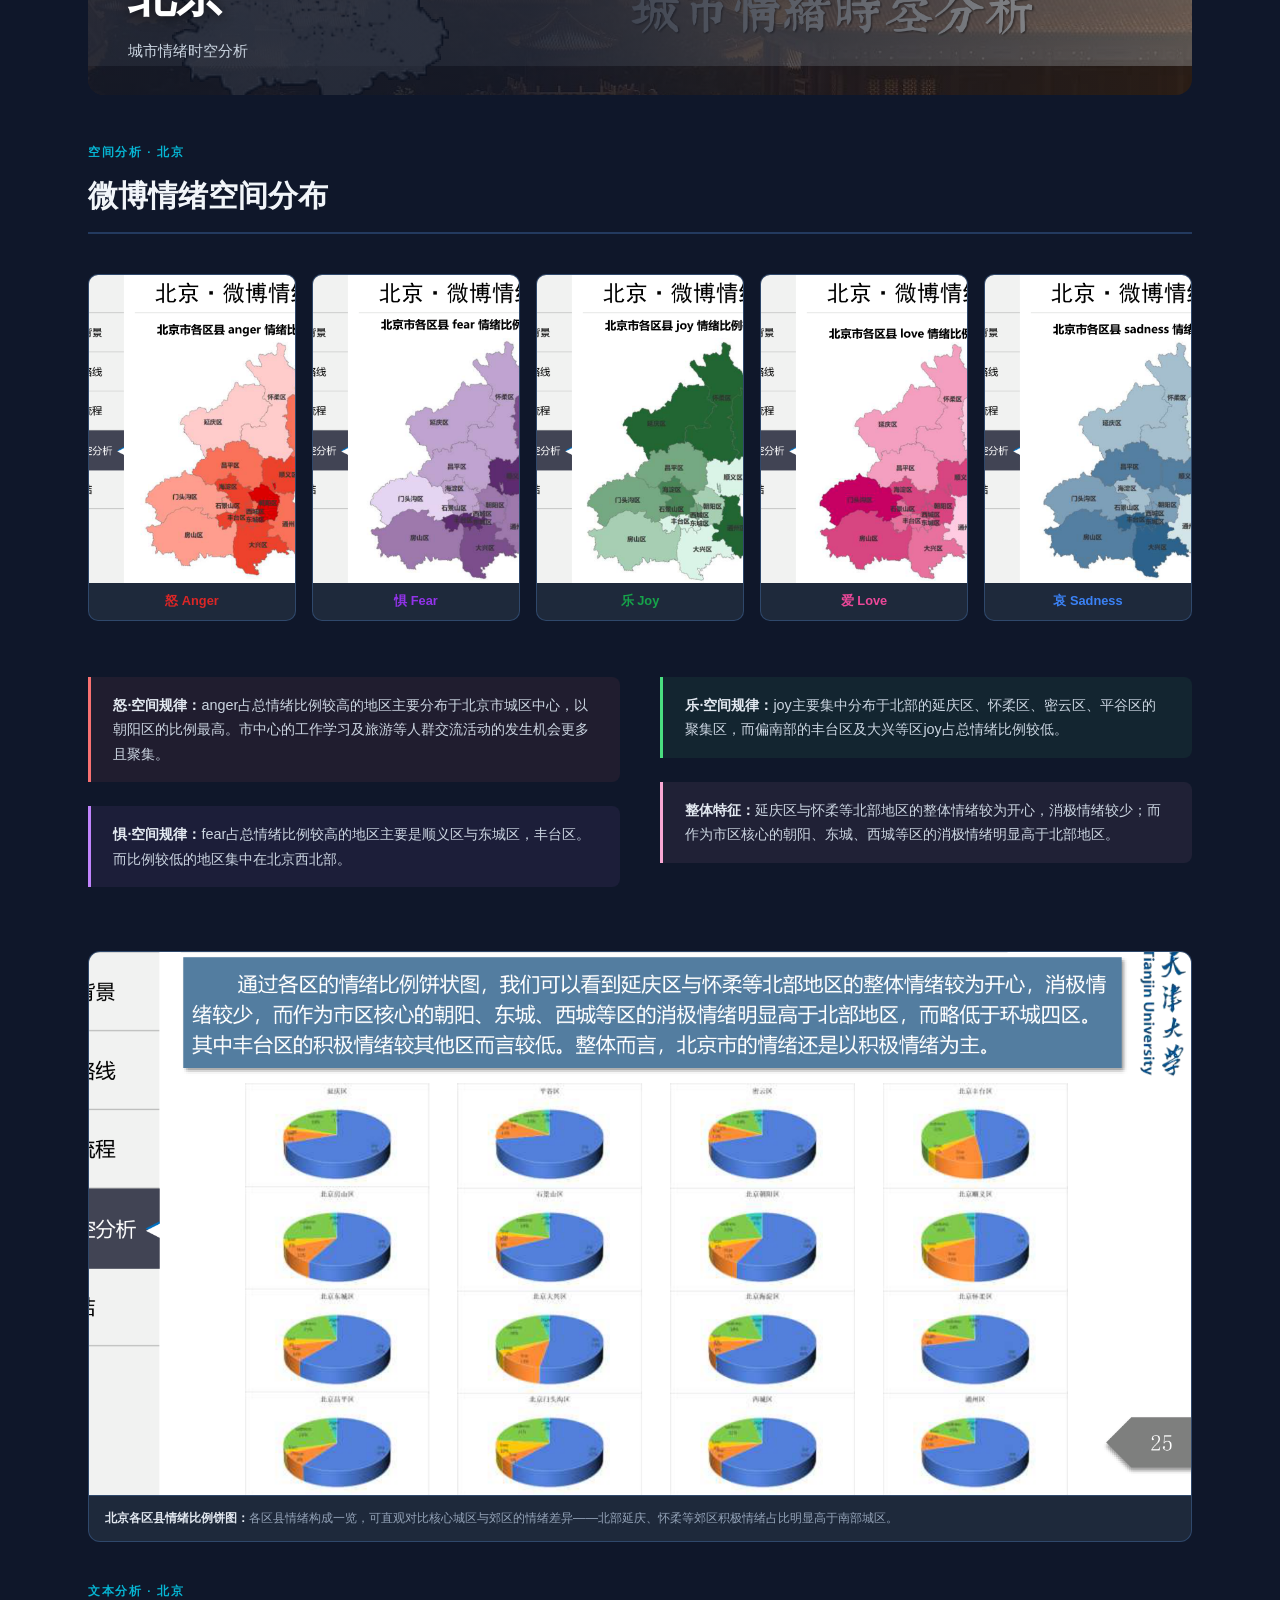
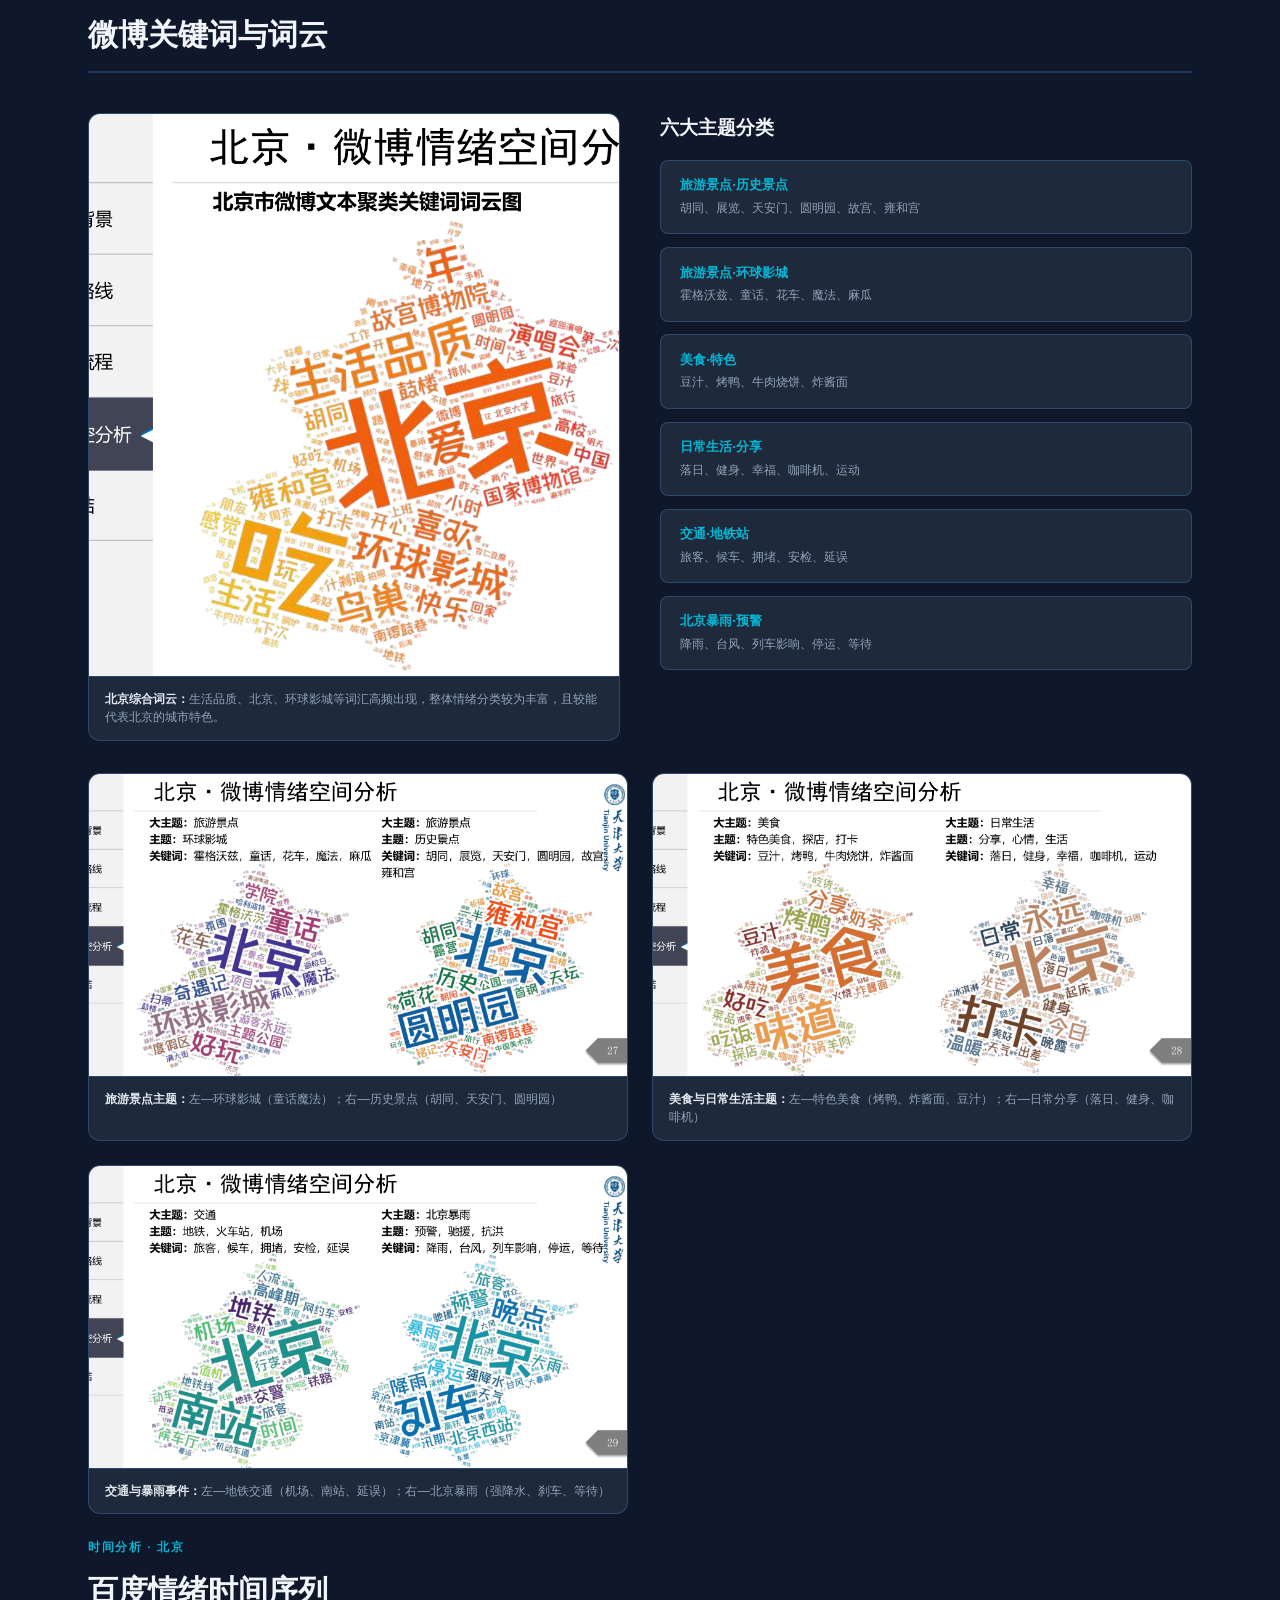
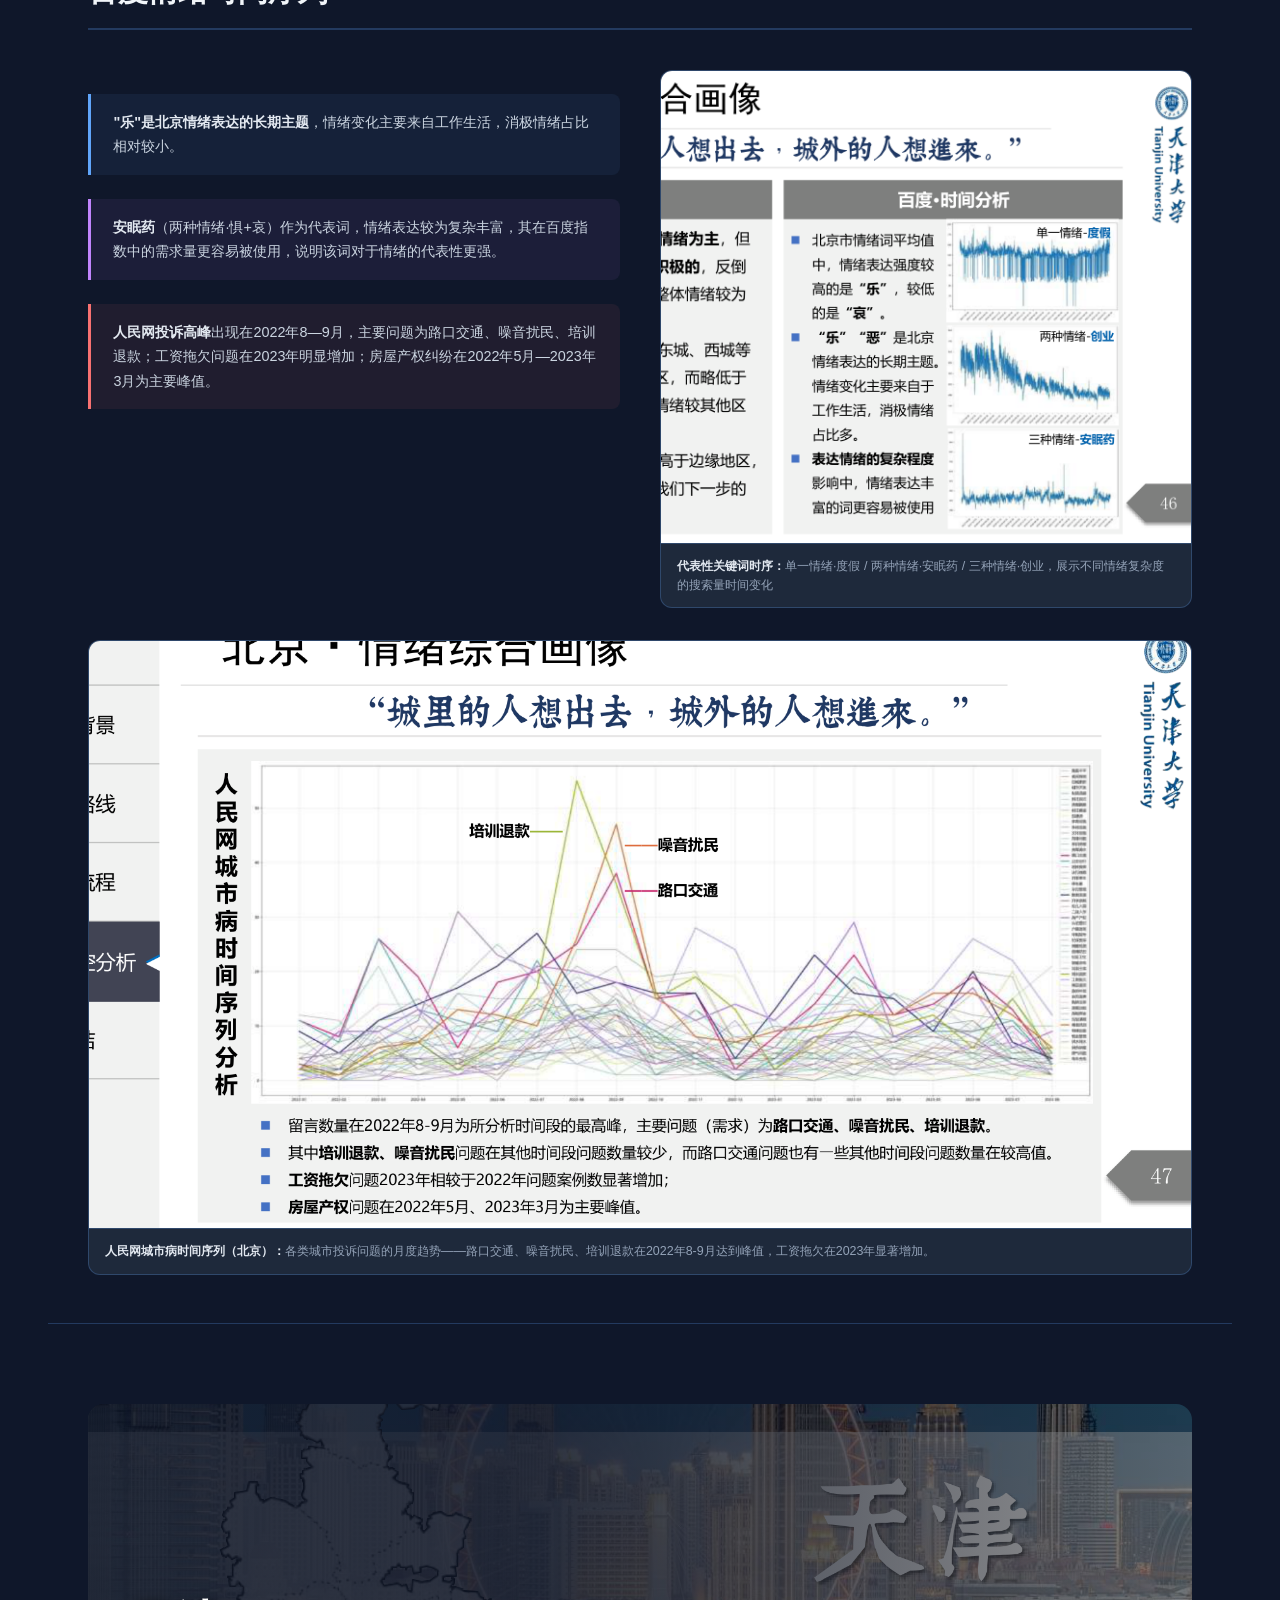
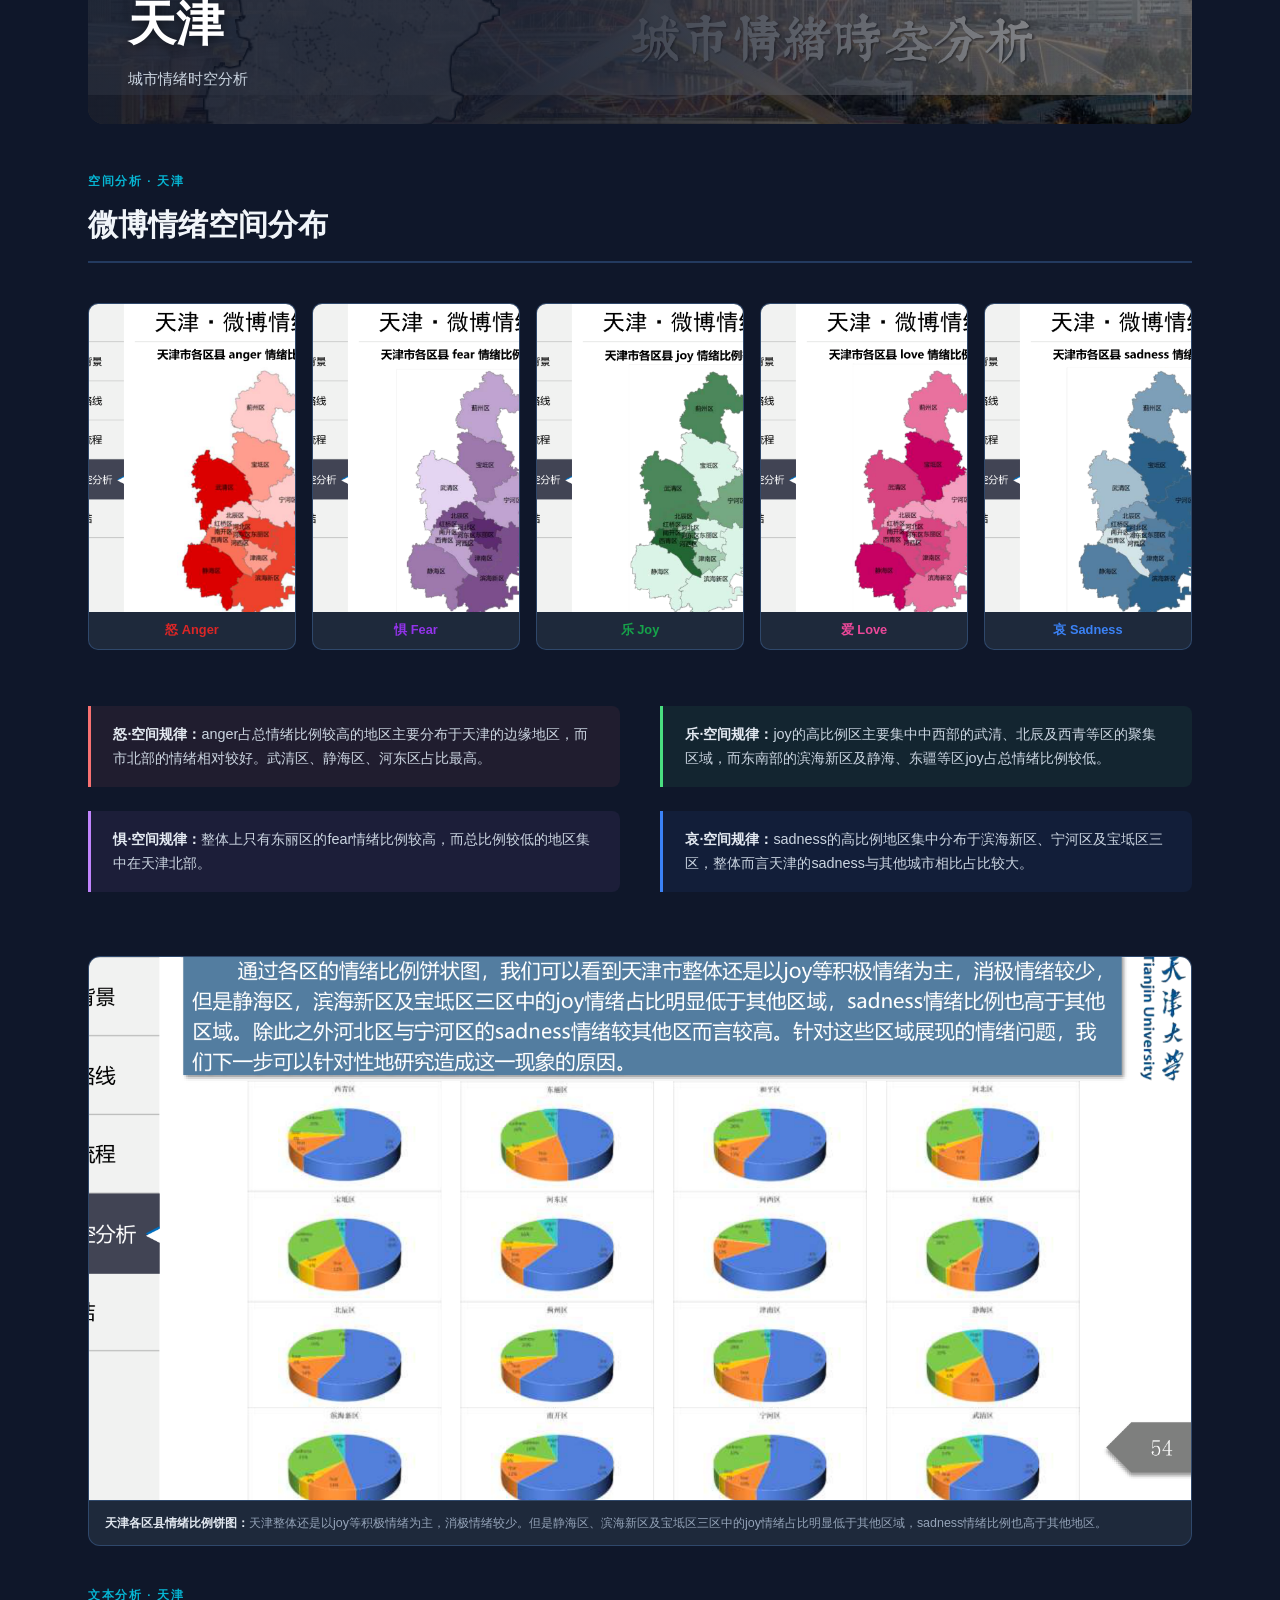
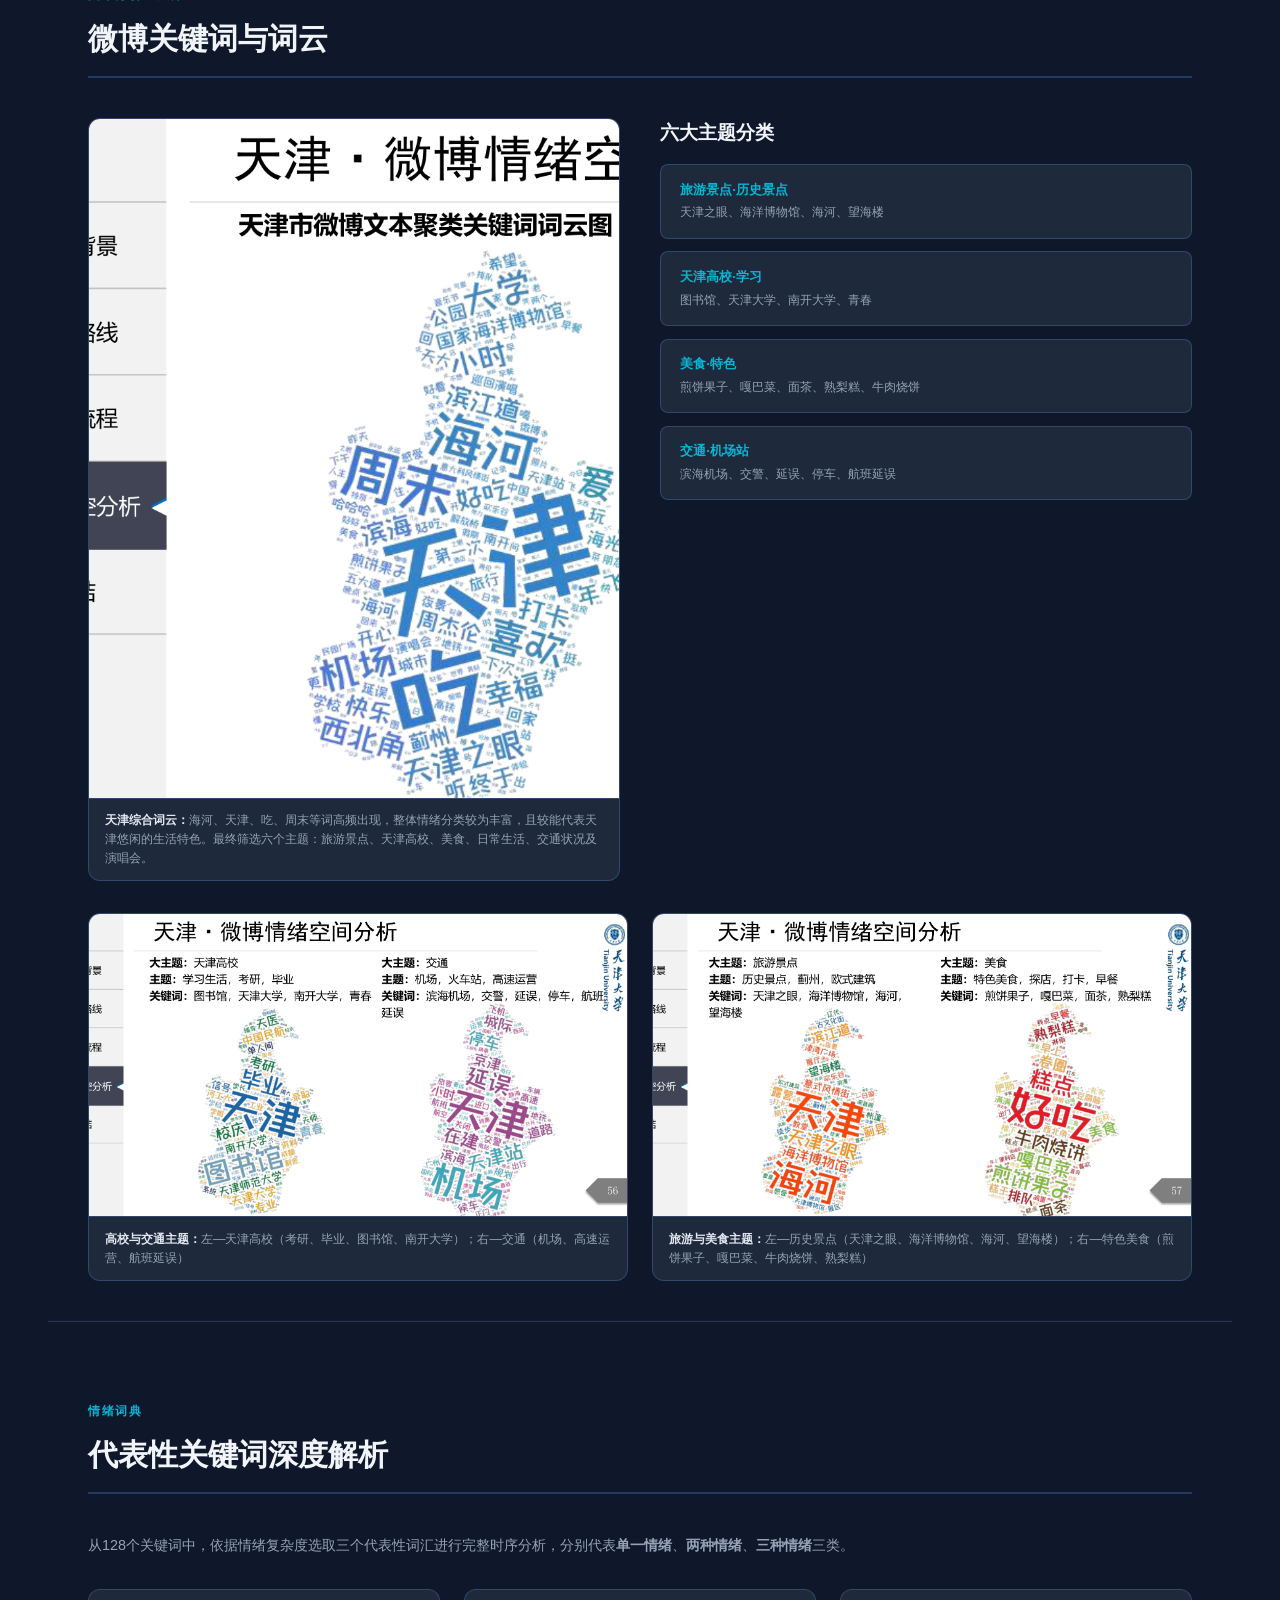
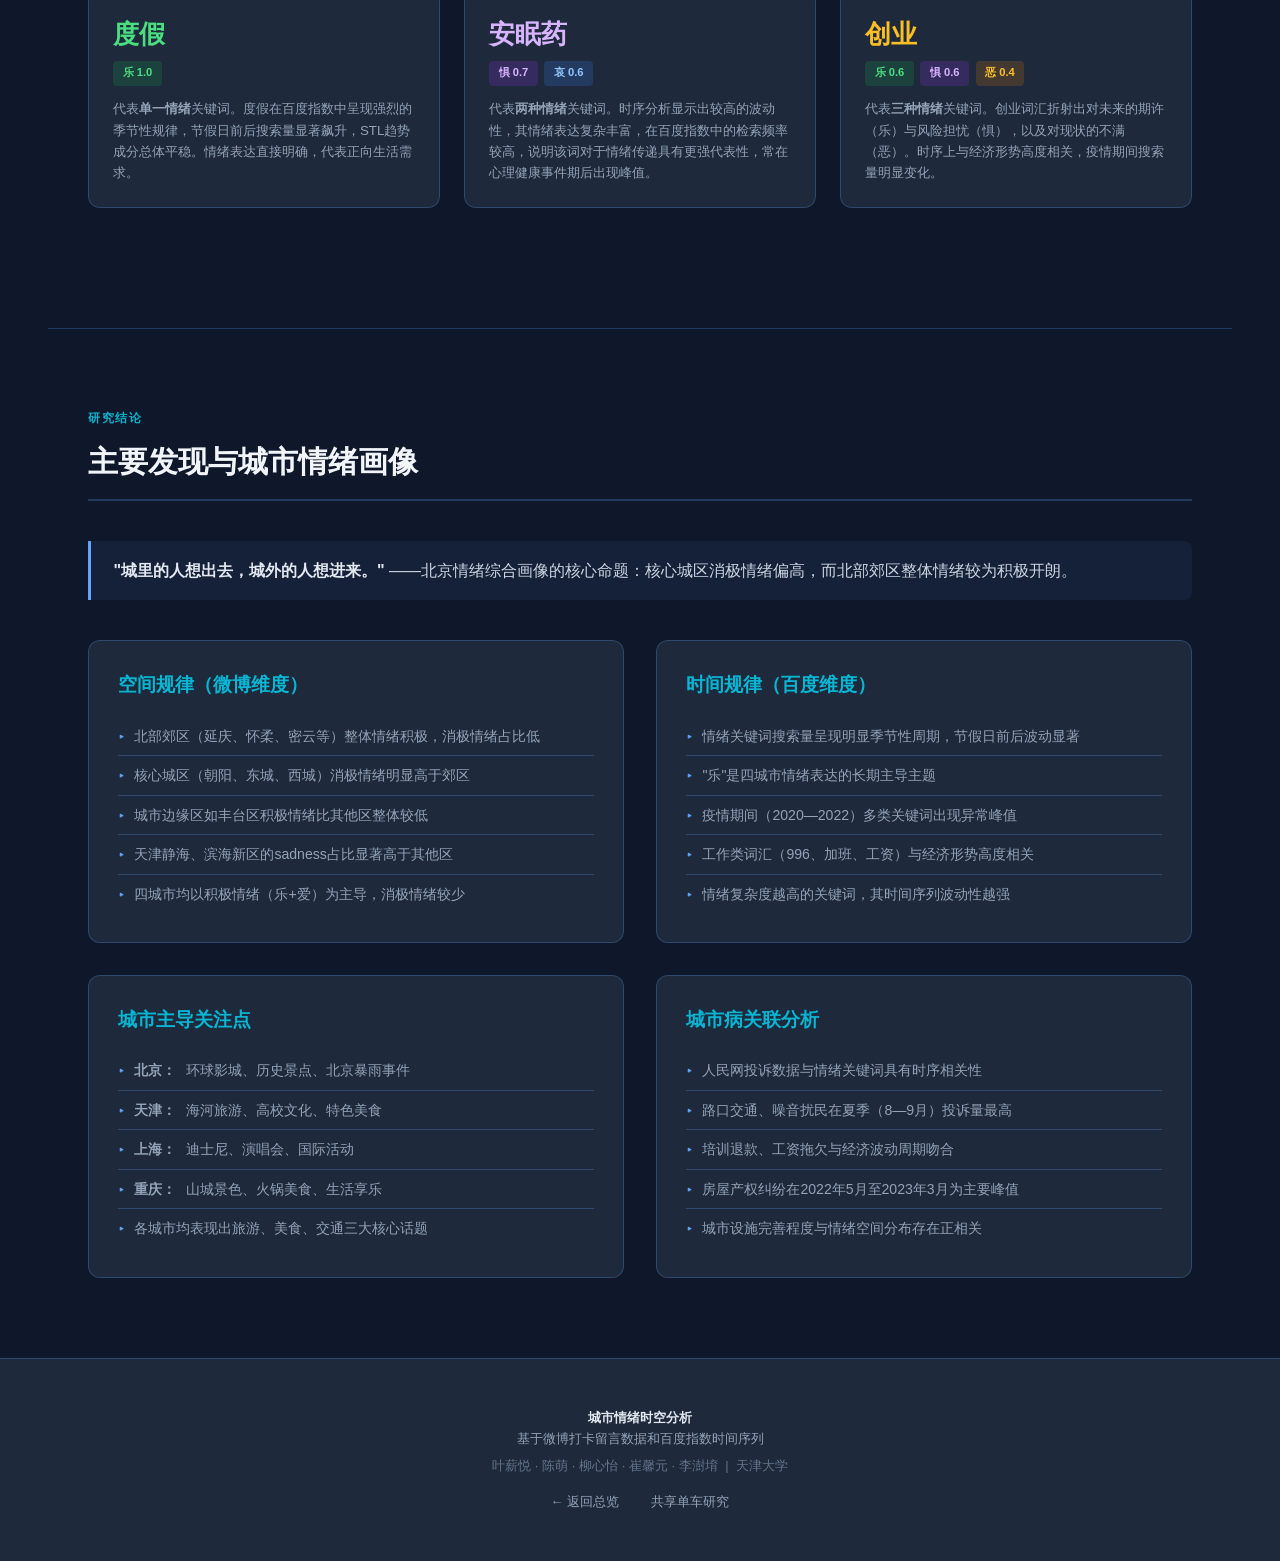
<file: project-weibo-emotion.html>
<!DOCTYPE html>
<html lang="zh-CN">
<head>
  <meta charset="UTF-8">
  <meta name="viewport" content="width=device-width, initial-scale=1.0">
  <title>城市情绪时空分析 | 微博打卡 × 百度指数</title>
  <style>
    /* ── Reset & base ── */
    *, *::before, *::after { box-sizing: border-box; margin: 0; padding: 0; }
    html { scroll-behavior: smooth; }
    body {
      font-family: "PingFang SC", "Noto Sans SC", "Microsoft YaHei", sans-serif;
      background: #0f172a;
      color: #e2e8f0;
      line-height: 1.6;
    }
    img { display: block; max-width: 100%; }

    /* ── Design tokens ── */
    :root {
      --navy:    #0f172a;
      --navy2:   #1e293b;
      --navy3:   #334155;
      --blue:    #2563eb;
      --blue-lt: #60a5fa;
      --cyan:    #06b6d4;
      --joy:     #16a34a;   /* 乐 green  */
      --anger:   #dc2626;   /* 怒 red    */
      --sadness: #3b82f6;   /* 哀 blue   */
      --disgust: #d97706;   /* 恶 amber  */
      --fear:    #9333ea;   /* 惧 purple */
      --text:    #e2e8f0;
      --muted:   #94a3b8;
      --rule:    rgba(96,165,250,.25);
    }

    /* ── Navigation ── */
    nav {
      position: sticky; top: 0; z-index: 100;
      background: rgba(15,23,42,.92);
      backdrop-filter: blur(10px);
      border-bottom: 1px solid var(--rule);
      display: flex; align-items: center; justify-content: space-between;
      padding: 0 2.5rem;
      height: 56px;
    }
    .nav-brand {
      font-size: .85rem; color: var(--blue-lt); font-weight: 600;
      text-decoration: none; letter-spacing: .04em;
    }
    nav ul { list-style: none; display: flex; gap: 1.8rem; }
    nav a { color: var(--muted); text-decoration: none; font-size: .82rem;
             transition: color .2s; }
    nav a:hover { color: var(--text); }
    .back-link {
      font-size: .8rem; color: var(--muted); text-decoration: none;
      transition: color .2s;
    }
    .back-link:hover { color: var(--text); }

    /* ── Hero ── */
    .hero {
      position: relative; height: 90vh; min-height: 560px;
      overflow: hidden; display: flex; align-items: flex-end;
    }
    .hero-bg {
      position: absolute; inset: 0;
      background: url('assets/weibo-emotion/hero_title.png') center/cover no-repeat;
      transform: scale(1.04);
      filter: brightness(.55) saturate(.8);
    }
    .hero-overlay {
      position: absolute; inset: 0;
      background: linear-gradient(180deg,
        rgba(15,23,42,0) 20%,
        rgba(15,23,42,.5) 60%,
        rgba(15,23,42,.95) 100%);
    }
    .hero-content {
      position: relative; z-index: 2;
      padding: 4rem 3rem 4.5rem;
      max-width: 900px;
    }
    .hero-eyebrow {
      font-size: .78rem; font-weight: 600; letter-spacing: .14em;
      text-transform: uppercase; color: var(--cyan);
      margin-bottom: .9rem;
    }
    h1 {
      font-size: clamp(1.9rem, 4.5vw, 3.4rem);
      font-weight: 700; line-height: 1.2;
      color: #fff;
      margin-bottom: 1rem;
    }
    .hero-sub {
      font-size: 1rem; color: #cbd5e1; max-width: 640px;
      margin-bottom: 2rem; line-height: 1.7;
    }
    .hero-tags { display: flex; flex-wrap: wrap; gap: .5rem; }
    .tag {
      padding: .3rem .8rem; border-radius: 99px;
      font-size: .75rem; font-weight: 600; letter-spacing: .05em;
      border: 1px solid; cursor: default;
    }
    .tag-blue   { color: var(--blue-lt);  border-color: rgba(96,165,250,.4);  background: rgba(96,165,250,.08); }
    .tag-cyan   { color: var(--cyan);     border-color: rgba(6,182,212,.4);   background: rgba(6,182,212,.08); }
    .tag-purple { color: #c084fc;         border-color: rgba(192,132,252,.4); background: rgba(192,132,252,.08); }
    .tag-green  { color: #86efac;         border-color: rgba(134,239,172,.4); background: rgba(134,239,172,.08); }

    /* ── Sections ── */
    section { padding: 5rem 3rem; max-width: 1200px; margin: 0 auto; }
    .full-bleed { max-width: 100%; padding: 5rem 3rem; }
    .full-bleed > .inner { max-width: 1200px; margin: 0 auto; }

    /* Section heading */
    .sec-label {
      font-size: .72rem; font-weight: 700; letter-spacing: .14em;
      text-transform: uppercase; color: var(--cyan);
      margin-bottom: .6rem;
    }
    h2 {
      font-size: 1.9rem; font-weight: 700; color: #f1f5f9;
      padding-bottom: .8rem; margin-bottom: 2.5rem;
      border-bottom: 2px solid var(--rule);
    }
    h3 { font-size: 1.2rem; font-weight: 600; color: #f1f5f9; margin-bottom: .6rem; }

    /* ── Overview grid ── */
    .overview-grid {
      display: grid; grid-template-columns: 1fr 1fr; gap: 3rem;
      align-items: start;
    }
    @media(max-width:768px){ .overview-grid { grid-template-columns: 1fr; } }

    .overview-text p {
      color: var(--muted); font-size: .95rem; line-height: 1.8;
      margin-bottom: 1rem;
    }
    .overview-text strong { color: var(--text); }

    /* Stat strip */
    .stat-strip {
      display: flex; flex-wrap: wrap; gap: 1.2rem;
      margin-top: 1.8rem;
    }
    .stat {
      flex: 1; min-width: 100px;
      background: var(--navy2); border: 1px solid var(--rule);
      border-radius: 10px; padding: 1rem 1.2rem;
      text-align: center;
    }
    .stat-num { font-size: 1.8rem; font-weight: 700; color: var(--blue-lt); }
    .stat-lbl { font-size: .73rem; color: var(--muted); margin-top: .2rem; }

    /* Team card */
    .team-card {
      background: var(--navy2); border: 1px solid var(--rule);
      border-radius: 12px; padding: 1.8rem;
    }
    .team-card h3 { color: var(--cyan); margin-bottom: 1rem; }
    .team-row { display: flex; gap: .6rem; flex-wrap: wrap; margin-bottom: .8rem; }
    .member-chip {
      background: var(--navy3); border-radius: 6px;
      padding: .35rem .8rem; font-size: .8rem; color: var(--text);
    }
    .advisor-row { margin-top: .5rem; font-size: .82rem; color: var(--muted); }
    .advisor-row strong { color: var(--text); }

    /* ── Emotion legend ── */
    .emotion-legend {
      display: flex; flex-wrap: wrap; gap: .8rem; margin-bottom: 2.5rem;
    }
    .emo {
      display: flex; align-items: center; gap: .5rem;
      background: var(--navy2); border: 1px solid var(--rule);
      border-radius: 8px; padding: .5rem 1rem;
    }
    .emo-dot { width: 12px; height: 12px; border-radius: 3px; flex-shrink: 0; }
    .emo span { font-size: .85rem; color: var(--text); }
    .emo small { font-size: .72rem; color: var(--muted); }

    /* ── Two-col layout ── */
    .two-col { display: grid; grid-template-columns: 1fr 1fr; gap: 2.5rem; }
    .three-col { display: grid; grid-template-columns: repeat(3,1fr); gap: 2rem; }
    @media(max-width:900px){ .two-col,.three-col { grid-template-columns: 1fr; } }

    /* ── Figure / figcaption ── */
    figure {
      background: var(--navy2); border: 1px solid var(--rule);
      border-radius: 12px; overflow: hidden;
    }
    figure img { width: 100%; }
    figcaption {
      padding: .8rem 1rem; font-size: .78rem; color: var(--muted);
      border-top: 1px solid var(--rule); line-height: 1.5;
    }
    figcaption strong { color: var(--text); }

    /* ── Callout box ── */
    .callout {
      border-left: 3px solid var(--blue-lt);
      background: rgba(96,165,250,.07);
      border-radius: 0 8px 8px 0;
      padding: 1rem 1.4rem; margin: 1.5rem 0;
      font-size: .9rem; color: #cbd5e1;
      line-height: 1.7;
    }
    .callout.green  { border-color: #4ade80; background: rgba(74,222,128,.07); }
    .callout.red    { border-color: #f87171; background: rgba(248,113,113,.07); }
    .callout.purple { border-color: #c084fc; background: rgba(192,132,252,.07); }
    .callout strong { color: var(--text); }

    /* ── City divider banner ── */
    .city-banner {
      position: relative; height: 320px; overflow: hidden;
      border-radius: 16px; margin-bottom: 3rem;
      display: flex; align-items: flex-end;
    }
    .city-banner img.bg {
      position: absolute; inset: 0; width: 100%; height: 100%;
      object-fit: cover; filter: brightness(.6);
    }
    .city-banner-overlay {
      position: absolute; inset: 0;
      background: linear-gradient(90deg, rgba(15,23,42,.75) 40%, transparent 100%);
    }
    .city-banner-text {
      position: relative; z-index: 2; padding: 2rem 2.5rem;
    }
    .city-banner-text h2 {
      font-size: 3rem; border: none; padding: 0; margin: 0;
      color: #fff; text-shadow: 0 2px 12px rgba(0,0,0,.6);
    }
    .city-banner-text p {
      color: #cbd5e1; font-size: .95rem; margin-top: .3rem;
    }

    /* ── Emotion map row ── */
    .map-grid {
      display: grid;
      grid-template-columns: repeat(5,1fr);
      gap: 1rem; margin-bottom: 2rem;
    }
    @media(max-width:900px){ .map-grid { grid-template-columns: repeat(3,1fr); } }
    @media(max-width:600px){ .map-grid { grid-template-columns: repeat(2,1fr); } }

    .map-card {
      background: var(--navy2); border: 1px solid var(--rule);
      border-radius: 10px; overflow: hidden;
    }
    .map-card img { width: 100%; }
    .map-card-label {
      text-align: center; padding: .5rem;
      font-size: .8rem; font-weight: 600;
    }

    /* ── Word cloud showcase ── */
    .wc-showcase {
      display: grid; grid-template-columns: 1fr 1fr; gap: 1.5rem;
      margin-bottom: 1.5rem;
    }
    @media(max-width:768px){ .wc-showcase { grid-template-columns: 1fr; } }

    /* ── Data pipeline ── */
    .pipeline-grid {
      display: grid; grid-template-columns: 1fr 1fr; gap: 2rem;
      margin-bottom: 3rem;
    }
    @media(max-width:768px){ .pipeline-grid { grid-template-columns: 1fr; } }

    .pipeline-card {
      background: var(--navy2); border: 1px solid var(--rule);
      border-radius: 12px; padding: 1.8rem;
    }
    .pipeline-card h3 { margin-bottom: .5rem; }
    .pipeline-tag {
      display: inline-block; font-size: .72rem; font-weight: 600;
      letter-spacing: .08em; text-transform: uppercase;
      padding: .2rem .7rem; border-radius: 4px; margin-bottom: 1rem;
    }
    .tag-spatial { background: rgba(6,182,212,.15); color: var(--cyan); }
    .tag-temporal { background: rgba(147,51,234,.15); color: #c084fc; }

    .pipeline-steps { list-style: none; }
    .pipeline-steps li {
      display: flex; gap: .8rem; align-items: flex-start;
      padding: .6rem 0; border-bottom: 1px solid var(--rule);
      font-size: .88rem; color: var(--muted);
    }
    .pipeline-steps li:last-child { border: none; }
    .step-num {
      width: 22px; height: 22px; border-radius: 50%; flex-shrink: 0;
      background: var(--blue); color: #fff;
      display: flex; align-items: center; justify-content: center;
      font-size: .72rem; font-weight: 700;
    }
    .pipeline-steps strong { color: var(--text); }

    /* ── Summary card ── */
    .summary-grid {
      display: grid; grid-template-columns: 1fr 1fr; gap: 2rem;
      margin-top: 2rem;
    }
    @media(max-width:768px){ .summary-grid { grid-template-columns: 1fr; } }

    .summary-card {
      background: var(--navy2); border: 1px solid var(--rule);
      border-radius: 12px; padding: 1.8rem;
    }
    .summary-card h3 { color: var(--cyan); margin-bottom: 1rem; }
    .summary-card ul { list-style: none; }
    .summary-card li {
      padding: .5rem 0; border-bottom: 1px solid var(--rule);
      font-size: .88rem; color: var(--muted); display: flex; gap: .6rem;
    }
    .summary-card li:last-child { border: none; }
    .summary-card li::before {
      content: '▸'; color: var(--blue-lt); flex-shrink: 0;
    }

    /* ── Keyword analysis ── */
    .keyword-cards {
      display: grid; grid-template-columns: repeat(3,1fr); gap: 1.5rem;
      margin-bottom: 2.5rem;
    }
    @media(max-width:900px){ .keyword-cards { grid-template-columns: 1fr; } }

    .kw-card {
      background: var(--navy2); border: 1px solid var(--rule);
      border-radius: 12px; padding: 1.5rem;
    }
    .kw-word {
      font-size: 1.6rem; font-weight: 700; margin-bottom: .4rem;
    }
    .kw-emotions {
      display: flex; gap: .4rem; flex-wrap: wrap; margin-bottom: .8rem;
    }
    .emo-badge {
      font-size: .7rem; padding: .2rem .6rem; border-radius: 4px; font-weight: 600;
    }
    .emo-badge.joy     { background: rgba(22,163,74,.2);  color: #4ade80; }
    .emo-badge.anger   { background: rgba(220,38,38,.2);  color: #f87171; }
    .emo-badge.sadness { background: rgba(59,130,246,.2); color: #93c5fd; }
    .emo-badge.disgust { background: rgba(217,119,6,.2);  color: #fbbf24; }
    .emo-badge.fear    { background: rgba(147,51,234,.2); color: #d8b4fe; }
    .kw-card p { font-size: .83rem; color: var(--muted); line-height: 1.6; }

    /* ── Section divider ── */
    .sec-divider {
      border: none; border-top: 1px solid var(--rule);
      margin: 0 3rem;
    }

    /* ── Footer ── */
    footer {
      background: var(--navy2); border-top: 1px solid var(--rule);
      text-align: center; padding: 3rem 2rem;
      color: var(--muted); font-size: .82rem;
    }
    footer strong { color: var(--text); }
    .footer-nav { display: flex; gap: 2rem; justify-content: center; margin-top: 1rem; }
    .footer-nav a { color: var(--muted); text-decoration: none; font-size: .8rem; }
    .footer-nav a:hover { color: var(--text); }
  </style>
</head>
<body>

<!-- ── Navigation ── -->
<nav>
  <a class="nav-brand" href="index.html">← 返回项目总览</a>
  <ul>
    <li><a href="#overview">概述</a></li>
    <li><a href="#methodology">研究路线</a></li>
    <li><a href="#beijing">北京</a></li>
    <li><a href="#tianjin">天津</a></li>
    <li><a href="#keywords">关键词分析</a></li>
    <li><a href="#findings">研究结论</a></li>
  </ul>
</nav>

<!-- ── Hero ── -->
<header class="hero">
  <div class="hero-bg"></div>
  <div class="hero-overlay"></div>
  <div class="hero-content">
    <p class="hero-eyebrow">城市规划 · 大数据分析 · 情绪地理学</p>
    <h1>城市情绪时空分析</h1>
    <p class="hero-sub">基于微博打卡留言数据与百度指数时间序列，从<strong>空间</strong>与<strong>时间</strong>双视角解析北京、天津、上海、重庆四座城市的情绪分布规律。</p>
    <div class="hero-tags">
      <span class="tag tag-cyan">微博打卡数据</span>
      <span class="tag tag-purple">百度指数时序</span>
      <span class="tag tag-blue">ArcGIS空间可视化</span>
      <span class="tag tag-green">NLP情感分类</span>
      <span class="tag tag-cyan">STL分解 · 相关性分析</span>
    </div>
  </div>
</header>

<!-- ── Overview ── -->
<section id="overview">
  <p class="sec-label">研究概述</p>
  <h2>项目背景与目标</h2>

  <div class="overview-grid">
    <div class="overview-text">
      <p>随着社交媒体的普及，城市居民在微博等平台上留下海量带有地理标签的情绪表达。本研究以<strong>微博打卡留言</strong>为空间数据源，以<strong>百度指数关键词搜索量</strong>为时间数据源，对四个直辖市进行情绪时空分析。</p>
      <p>研究将情绪分为<strong>乐、怒、哀、恶、惧</strong>五类，借助ArcGIS生成各区县情绪分布图，结合词频统计与词云可视化揭示各城市的情绪特征，并通过时间序列分析探索情绪波动的周期性规律。</p>
      <p>研究发现：<strong>北部郊区整体情绪较积极，核心城区消极情绪偏高</strong>；工作压力、疫情影响与城市基础设施问题是情绪波动的主要驱动力。</p>
      <div class="callout green">
        <strong>核心问题：</strong>城市不同地区的情绪是否存在空间分布规律？情绪关键词的时间序列呈现怎样的周期性特征？
      </div>
    </div>

    <div>
      <div class="stat-strip" style="margin-bottom:1.5rem;">
        <div class="stat">
          <div class="stat-num">4</div>
          <div class="stat-lbl">分析城市</div>
        </div>
        <div class="stat">
          <div class="stat-num">5</div>
          <div class="stat-lbl">情绪类别</div>
        </div>
        <div class="stat">
          <div class="stat-num">128</div>
          <div class="stat-lbl">百度指数关键词</div>
        </div>
        <div class="stat">
          <div class="stat-num">2</div>
          <div class="stat-lbl">数据维度</div>
        </div>
      </div>
      <div class="team-card">
        <h3>研究团队</h3>
        <div class="team-row">
          <span class="member-chip">叶薪悦</span>
          <span class="member-chip">陈萌</span>
          <span class="member-chip">柳心怡</span>
          <span class="member-chip">崔馨元</span>
          <span class="member-chip">李澍堉</span>
        </div>
        <div class="advisor-row">
          <strong>指导老师：</strong>张天洁 &nbsp;·&nbsp; 崔博庶 &nbsp;·&nbsp; 张孝贤
        </div>
        <div class="advisor-row" style="margin-top:.4rem;">
          <strong>机构：</strong>天津大学
        </div>
      </div>
    </div>
  </div>
</section>

<!-- ── Emotion Legend ── -->
<section style="padding-top:0;">
  <p class="sec-label">情绪分类体系</p>
  <h2>五维情绪框架</h2>
  <div class="emotion-legend">
    <div class="emo">
      <div class="emo-dot" style="background:var(--joy)"></div>
      <span>乐</span>&nbsp;<small>(Joy)</small>
    </div>
    <div class="emo">
      <div class="emo-dot" style="background:var(--anger)"></div>
      <span>怒</span>&nbsp;<small>(Anger)</small>
    </div>
    <div class="emo">
      <div class="emo-dot" style="background:var(--sadness)"></div>
      <span>哀</span>&nbsp;<small>(Sadness)</small>
    </div>
    <div class="emo">
      <div class="emo-dot" style="background:var(--disgust)"></div>
      <span>恶</span>&nbsp;<small>(Disgust)</small>
    </div>
    <div class="emo">
      <div class="emo-dot" style="background:var(--fear)"></div>
      <span>惧</span>&nbsp;<small>(Fear)</small>
    </div>
  </div>
  <p style="color:var(--muted);font-size:.88rem;max-width:680px;">
    通过预训练的 ChatGPT 模型，对微博文本进行五情绪分类，提取各城市各区县的情绪占比，并导入 ArcGIS 进行空间等级可视化。百度指数端则通过相关性检验确定各关键词的主导情绪类型。
  </p>
</section>

<hr class="sec-divider">

<!-- ── Methodology ── -->
<section id="methodology">
  <p class="sec-label">研究设计</p>
  <h2>技术路线</h2>

  <figure style="margin-bottom:2.5rem;">
    <img src="assets/weibo-emotion/roadmap.png" alt="技术路线图">
    <figcaption>
      <strong>双轨并行架构：</strong>左侧微博打卡数据流（空间角度）→ 数据爬取 · 情绪标注 · ArcGIS可视化 · 词云；右侧百度指数时间序列流（时间角度）→ 关键词库构建 · 统计分析 · STL分解 · 相关性检验
    </figcaption>
  </figure>

  <div class="pipeline-grid">
    <div class="pipeline-card">
      <div class="pipeline-tag tag-spatial">空间维度 · 微博打卡</div>
      <h3>微博数据处理流程</h3>
      <ul class="pipeline-steps">
        <li><div class="step-num">1</div><div><strong>数据爬取：</strong>抓取天津各区打卡坐标及留言文本</div></li>
        <li><div class="step-num">2</div><div><strong>清洗去重：</strong>去除重复条目，对应打卡坐标</div></li>
        <li><div class="step-num">3</div><div><strong>情绪判别：</strong>ChatGPT模型输出 joy / sadness / anger / love / fear 标签</div></li>
        <li><div class="step-num">4</div><div><strong>空间聚合：</strong>按区县统计情绪比例，导入ArcGIS</div></li>
        <li><div class="step-num">5</div><div><strong>文本聚类：</strong>文本分词 → 提取主题 → 词云可视化</div></li>
      </ul>
    </div>

    <div class="pipeline-card">
      <div class="pipeline-tag tag-temporal">时间维度 · 百度指数</div>
      <h3>时序分析流程</h3>
      <ul class="pipeline-steps">
        <li><div class="step-num">1</div><div><strong>关键词库：</strong>构建128项情绪关键词，覆盖四城市</div></li>
        <li><div class="step-num">2</div><div><strong>基础统计：</strong>最大值、均值、偏度、峰度、标准差等七项指标</div></li>
        <li><div class="step-num">3</div><div><strong>平稳性检验：</strong>判断加法/乘法模型选择</div></li>
        <li><div class="step-num">4</div><div><strong>STL分解：</strong>季节性 · 趋势 · 残差成分拆解</div></li>
        <li><div class="step-num">5</div><div><strong>相关性检验：</strong>自相关图、正态分布检验，关联人民网投诉数据</div></li>
      </ul>
    </div>
  </div>

  <div class="callout">
    <strong>代表性关键词选取：</strong>由于情绪词数量多、重复性高，最终选取三个代表性词汇进行深度分析——
    <strong>度假</strong>（单一情绪·乐）、<strong>安眠药</strong>（两种情绪·惧+哀 0.7/0.6）、<strong>创业</strong>（三种情绪·乐+惧+恶 各0.6/0.6/0.4）
  </div>
</section>

<!-- ── City Selection ── -->
<section style="padding-top:0;">
  <p class="sec-label">研究范围</p>
  <h2>四城市选取</h2>

  <figure style="margin-bottom:2rem;">
    <img src="assets/weibo-emotion/city_selection.png" alt="四城市选取说明">
    <figcaption>选取25城市中四个直辖市作为代表，兼顾<strong>共性</strong>（相同行政地位、区域经济中心）与<strong>个性</strong>（社会结构差异、文化底蕴差异、地理位置分异、人群组成不同）</figcaption>
  </figure>

  <div style="display:grid;grid-template-columns:repeat(4,1fr);gap:1.2rem;">
    <div style="background:var(--navy2);border:1px solid var(--rule);border-radius:10px;padding:1.2rem;text-align:center;">
      <div style="font-size:1.4rem;font-weight:700;color:var(--blue-lt);margin-bottom:.3rem;">北京</div>
      <div style="font-size:.75rem;color:var(--muted);">"帝都"<br>全国政治中心 · 文化中心<br>国际交往中心 · 科技创新中心</div>
    </div>
    <div style="background:var(--navy2);border:1px solid var(--rule);border-radius:10px;padding:1.2rem;text-align:center;">
      <div style="font-size:1.4rem;font-weight:700;color:var(--cyan);margin-bottom:.3rem;">天津</div>
      <div style="font-size:.75rem;color:var(--muted);">"哏都"<br>先进制造中心 · 国际港口城市<br>北方经济中心 · 生态城市</div>
    </div>
    <div style="background:var(--navy2);border:1px solid var(--rule);border-radius:10px;padding:1.2rem;text-align:center;">
      <div style="font-size:1.4rem;font-weight:700;color:#a78bfa;margin-bottom:.3rem;">上海</div>
      <div style="font-size:.75rem;color:var(--muted);">"魔都"<br>国际经济中心 · 金融中心<br>国际贸易中心 · 航运中心</div>
    </div>
    <div style="background:var(--navy2);border:1px solid var(--rule);border-radius:10px;padding:1.2rem;text-align:center;">
      <div style="font-size:1.4rem;font-weight:700;color:#fb923c;margin-bottom:.3rem;">重庆</div>
      <div style="font-size:.75rem;color:var(--muted);">"山城"<br>西部金融枢纽 · 西部国际综合<br>交通枢纽 · 国际门户枢纽</div>
    </div>
  </div>
</section>

<hr class="sec-divider">

<!-- ══════════════════════════════════════
     BEIJING
════════════════════════════════════════ -->
<section id="beijing" style="padding-bottom:1rem;">
  <div class="city-banner">
    <img class="bg" src="assets/weibo-emotion/beijing_intro.png" alt="北京">
    <div class="city-banner-overlay"></div>
    <div class="city-banner-text">
      <h2>北京</h2>
      <p>城市情绪时空分析</p>
    </div>
  </div>

  <p class="sec-label">空间分析 · 北京</p>
  <h2>微博情绪空间分布</h2>

  <div class="map-grid">
    <div class="map-card">
      <img src="assets/weibo-emotion/beijing_anger.png" alt="北京怒情绪分布">
      <div class="map-card-label" style="color:var(--anger);">怒 Anger</div>
    </div>
    <div class="map-card">
      <img src="assets/weibo-emotion/beijing_fear.png" alt="北京惧情绪分布">
      <div class="map-card-label" style="color:var(--fear);">惧 Fear</div>
    </div>
    <div class="map-card">
      <img src="assets/weibo-emotion/beijing_joy.png" alt="北京乐情绪分布">
      <div class="map-card-label" style="color:var(--joy);">乐 Joy</div>
    </div>
    <div class="map-card">
      <img src="assets/weibo-emotion/beijing_love.png" alt="北京爱情绪分布">
      <div class="map-card-label" style="color:#ec4899;">爱 Love</div>
    </div>
    <div class="map-card">
      <img src="assets/weibo-emotion/beijing_sadness.png" alt="北京哀情绪分布">
      <div class="map-card-label" style="color:var(--sadness);">哀 Sadness</div>
    </div>
  </div>

  <div class="two-col" style="margin-bottom:2.5rem;">
    <div>
      <div class="callout red">
        <strong>怒·空间规律：</strong>anger占总情绪比例较高的地区主要分布于北京市城区中心，以朝阳区的比例最高。市中心的工作学习及旅游等人群交流活动的发生机会更多且聚集。
      </div>
      <div class="callout purple">
        <strong>惧·空间规律：</strong>fear占总情绪比例较高的地区主要是顺义区与东城区，丰台区。而比例较低的地区集中在北京西北部。
      </div>
    </div>
    <div>
      <div class="callout green">
        <strong>乐·空间规律：</strong>joy主要集中分布于北部的延庆区、怀柔区、密云区、平谷区的聚集区，而偏南部的丰台区及大兴等区joy占总情绪比例较低。
      </div>
      <div class="callout" style="border-color:#f9a8d4;background:rgba(249,168,212,.07);">
        <strong>整体特征：</strong>延庆区与怀柔等北部地区的整体情绪较为开心，消极情绪较少；而作为市区核心的朝阳、东城、西城等区的消极情绪明显高于北部地区。
      </div>
    </div>
  </div>

  <figure style="margin-bottom:2.5rem;">
    <img src="assets/weibo-emotion/beijing_pies.png" alt="北京各区县情绪饼图">
    <figcaption><strong>北京各区县情绪比例饼图：</strong>各区县情绪构成一览，可直观对比核心城区与郊区的情绪差异——北部延庆、怀柔等郊区积极情绪占比明显高于南部城区。</figcaption>
  </figure>

  <p class="sec-label">文本分析 · 北京</p>
  <h2>微博关键词与词云</h2>

  <div class="two-col" style="margin-bottom:2rem;">
    <figure>
      <img src="assets/weibo-emotion/beijing_wordcloud.png" alt="北京微博文本聚类关键词词云">
      <figcaption><strong>北京综合词云：</strong>生活品质、北京、环球影城等词汇高频出现，整体情绪分类较为丰富，且较能代表北京的城市特色。</figcaption>
    </figure>
    <div>
      <h3 style="margin-bottom:1rem;">六大主题分类</h3>
      <div style="display:flex;flex-direction:column;gap:.8rem;">
        <div style="background:var(--navy2);border:1px solid var(--rule);border-radius:8px;padding:.9rem 1.2rem;">
          <div style="font-size:.8rem;font-weight:700;color:var(--cyan);">旅游景点·历史景点</div>
          <div style="font-size:.78rem;color:var(--muted);margin-top:.2rem;">胡同、展览、天安门、圆明园、故宫、雍和宫</div>
        </div>
        <div style="background:var(--navy2);border:1px solid var(--rule);border-radius:8px;padding:.9rem 1.2rem;">
          <div style="font-size:.8rem;font-weight:700;color:var(--cyan);">旅游景点·环球影城</div>
          <div style="font-size:.78rem;color:var(--muted);margin-top:.2rem;">霍格沃兹、童话、花车、魔法、麻瓜</div>
        </div>
        <div style="background:var(--navy2);border:1px solid var(--rule);border-radius:8px;padding:.9rem 1.2rem;">
          <div style="font-size:.8rem;font-weight:700;color:var(--cyan);">美食·特色</div>
          <div style="font-size:.78rem;color:var(--muted);margin-top:.2rem;">豆汁、烤鸭、牛肉烧饼、炸酱面</div>
        </div>
        <div style="background:var(--navy2);border:1px solid var(--rule);border-radius:8px;padding:.9rem 1.2rem;">
          <div style="font-size:.8rem;font-weight:700;color:var(--cyan);">日常生活·分享</div>
          <div style="font-size:.78rem;color:var(--muted);margin-top:.2rem;">落日、健身、幸福、咖啡机、运动</div>
        </div>
        <div style="background:var(--navy2);border:1px solid var(--rule);border-radius:8px;padding:.9rem 1.2rem;">
          <div style="font-size:.8rem;font-weight:700;color:var(--cyan);">交通·地铁站</div>
          <div style="font-size:.78rem;color:var(--muted);margin-top:.2rem;">旅客、候车、拥堵、安检、延误</div>
        </div>
        <div style="background:var(--navy2);border:1px solid var(--rule);border-radius:8px;padding:.9rem 1.2rem;">
          <div style="font-size:.8rem;font-weight:700;color:var(--cyan);">北京暴雨·预警</div>
          <div style="font-size:.78rem;color:var(--muted);margin-top:.2rem;">降雨、台风、列车影响、停运、等待</div>
        </div>
      </div>
    </div>
  </div>

  <div class="wc-showcase">
    <figure>
      <img src="assets/weibo-emotion/beijing_wc_tourist.png" alt="北京旅游景点词云">
      <figcaption><strong>旅游景点主题：</strong>左—环球影城（童话魔法）；右—历史景点（胡同、天安门、圆明园）</figcaption>
    </figure>
    <figure>
      <img src="assets/weibo-emotion/beijing_wc_food.png" alt="北京美食与日常词云">
      <figcaption><strong>美食与日常生活主题：</strong>左—特色美食（烤鸭、炸酱面、豆汁）；右—日常分享（落日、健身、咖啡机）</figcaption>
    </figure>
    <figure>
      <img src="assets/weibo-emotion/beijing_wc_transport.png" alt="北京交通与天气词云">
      <figcaption><strong>交通与暴雨事件：</strong>左—地铁交通（机场、南站、延误）；右—北京暴雨（强降水、刹车、等待）</figcaption>
    </figure>
  </div>

  <p class="sec-label">时间分析 · 北京</p>
  <h2>百度情绪时间序列</h2>

  <div class="two-col" style="margin-bottom:2rem;">
    <div>
      <div class="callout">
        <strong>"乐"是北京情绪表达的长期主题</strong>，情绪变化主要来自工作生活，消极情绪占比相对较小。
      </div>
      <div class="callout purple">
        <strong>安眠药</strong>（两种情绪·惧+哀）作为代表词，情绪表达较为复杂丰富，其在百度指数中的需求量更容易被使用，说明该词对于情绪的代表性更强。
      </div>
      <div class="callout red" style="margin-bottom:0;">
        <strong>人民网投诉高峰</strong>出现在2022年8—9月，主要问题为路口交通、噪音扰民、培训退款；工资拖欠问题在2023年明显增加；房屋产权纠纷在2022年5月—2023年3月为主要峰值。
      </div>
    </div>
    <figure>
      <img src="assets/weibo-emotion/beijing_timeseries.png" alt="北京时间序列分析图">
      <figcaption><strong>代表性关键词时序：</strong>单一情绪·度假 / 两种情绪·安眠药 / 三种情绪·创业，展示不同情绪复杂度的搜索量时间变化</figcaption>
    </figure>
  </div>

  <figure style="margin-bottom:2rem;">
    <img src="assets/weibo-emotion/beijing_complaints.png" alt="北京人民网投诉时间序列">
    <figcaption><strong>人民网城市病时间序列（北京）：</strong>各类城市投诉问题的月度趋势——路口交通、噪音扰民、培训退款在2022年8-9月达到峰值，工资拖欠在2023年显著增加。</figcaption>
  </figure>
</section>

<hr class="sec-divider">

<!-- ══════════════════════════════════════
     TIANJIN
════════════════════════════════════════ -->
<section id="tianjin" style="padding-bottom:1rem;">
  <div class="city-banner">
    <img class="bg" src="assets/weibo-emotion/tianjin_intro.png" alt="天津">
    <div class="city-banner-overlay"></div>
    <div class="city-banner-text">
      <h2>天津</h2>
      <p>城市情绪时空分析</p>
    </div>
  </div>

  <p class="sec-label">空间分析 · 天津</p>
  <h2>微博情绪空间分布</h2>

  <div class="map-grid">
    <div class="map-card">
      <img src="assets/weibo-emotion/tianjin_anger.png" alt="天津怒情绪分布">
      <div class="map-card-label" style="color:var(--anger);">怒 Anger</div>
    </div>
    <div class="map-card">
      <img src="assets/weibo-emotion/tianjin_fear.png" alt="天津惧情绪分布">
      <div class="map-card-label" style="color:var(--fear);">惧 Fear</div>
    </div>
    <div class="map-card">
      <img src="assets/weibo-emotion/tianjin_joy.png" alt="天津乐情绪分布">
      <div class="map-card-label" style="color:var(--joy);">乐 Joy</div>
    </div>
    <div class="map-card">
      <img src="assets/weibo-emotion/tianjin_love.png" alt="天津爱情绪分布">
      <div class="map-card-label" style="color:#ec4899;">爱 Love</div>
    </div>
    <div class="map-card">
      <img src="assets/weibo-emotion/tianjin_sadness.png" alt="天津哀情绪分布">
      <div class="map-card-label" style="color:var(--sadness);">哀 Sadness</div>
    </div>
  </div>

  <div class="two-col" style="margin-bottom:2.5rem;">
    <div>
      <div class="callout red">
        <strong>怒·空间规律：</strong>anger占总情绪比例较高的地区主要分布于天津的边缘地区，而市北部的情绪相对较好。武清区、静海区、河东区占比最高。
      </div>
      <div class="callout purple">
        <strong>惧·空间规律：</strong>整体上只有东丽区的fear情绪比例较高，而总比例较低的地区集中在天津北部。
      </div>
    </div>
    <div>
      <div class="callout green">
        <strong>乐·空间规律：</strong>joy的高比例区主要集中中西部的武清、北辰及西青等区的聚集区域，而东南部的滨海新区及静海、东疆等区joy占总情绪比例较低。
      </div>
      <div class="callout" style="border-color:var(--sadness);background:rgba(59,130,246,.07);">
        <strong>哀·空间规律：</strong>sadness的高比例地区集中分布于滨海新区、宁河区及宝坻区三区，整体而言天津的sadness与其他城市相比占比较大。
      </div>
    </div>
  </div>

  <figure style="margin-bottom:2.5rem;">
    <img src="assets/weibo-emotion/tianjin_pies.png" alt="天津各区县情绪饼图">
    <figcaption><strong>天津各区县情绪比例饼图：</strong>天津整体还是以joy等积极情绪为主，消极情绪较少。但是静海区、滨海新区及宝坻区三区中的joy情绪占比明显低于其他区域，sadness情绪比例也高于其他地区。</figcaption>
  </figure>

  <p class="sec-label">文本分析 · 天津</p>
  <h2>微博关键词与词云</h2>

  <div class="two-col" style="margin-bottom:2rem;">
    <figure>
      <img src="assets/weibo-emotion/tianjin_wordcloud.png" alt="天津微博词云">
      <figcaption><strong>天津综合词云：</strong>海河、天津、吃、周末等词高频出现，整体情绪分类较为丰富，且较能代表天津悠闲的生活特色。最终筛选六个主题：旅游景点、天津高校、美食、日常生活、交通状况及演唱会。</figcaption>
    </figure>
    <div>
      <h3 style="margin-bottom:1rem;">六大主题分类</h3>
      <div style="display:flex;flex-direction:column;gap:.8rem;">
        <div style="background:var(--navy2);border:1px solid var(--rule);border-radius:8px;padding:.9rem 1.2rem;">
          <div style="font-size:.8rem;font-weight:700;color:#06b6d4;">旅游景点·历史景点</div>
          <div style="font-size:.78rem;color:var(--muted);margin-top:.2rem;">天津之眼、海洋博物馆、海河、望海楼</div>
        </div>
        <div style="background:var(--navy2);border:1px solid var(--rule);border-radius:8px;padding:.9rem 1.2rem;">
          <div style="font-size:.8rem;font-weight:700;color:#06b6d4;">天津高校·学习</div>
          <div style="font-size:.78rem;color:var(--muted);margin-top:.2rem;">图书馆、天津大学、南开大学、青春</div>
        </div>
        <div style="background:var(--navy2);border:1px solid var(--rule);border-radius:8px;padding:.9rem 1.2rem;">
          <div style="font-size:.8rem;font-weight:700;color:#06b6d4;">美食·特色</div>
          <div style="font-size:.78rem;color:var(--muted);margin-top:.2rem;">煎饼果子、嘎巴菜、面茶、熟梨糕、牛肉烧饼</div>
        </div>
        <div style="background:var(--navy2);border:1px solid var(--rule);border-radius:8px;padding:.9rem 1.2rem;">
          <div style="font-size:.8rem;font-weight:700;color:#06b6d4;">交通·机场站</div>
          <div style="font-size:.78rem;color:var(--muted);margin-top:.2rem;">滨海机场、交警、延误、停车、航班延误</div>
        </div>
      </div>
    </div>
  </div>

  <div class="wc-showcase">
    <figure>
      <img src="assets/weibo-emotion/tianjin_wc_university.png" alt="天津高校与交通词云">
      <figcaption><strong>高校与交通主题：</strong>左—天津高校（考研、毕业、图书馆、南开大学）；右—交通（机场、高速运营、航班延误）</figcaption>
    </figure>
    <figure>
      <img src="assets/weibo-emotion/tianjin_wc_tourist.png" alt="天津旅游与美食词云">
      <figcaption><strong>旅游与美食主题：</strong>左—历史景点（天津之眼、海洋博物馆、海河、望海楼）；右—特色美食（煎饼果子、嘎巴菜、牛肉烧饼、熟梨糕）</figcaption>
    </figure>
  </div>
</section>

<hr class="sec-divider">

<!-- ── Keyword Analysis ── -->
<section id="keywords">
  <p class="sec-label">情绪词典</p>
  <h2>代表性关键词深度解析</h2>
  <p style="color:var(--muted);margin-bottom:2rem;font-size:.9rem;">
    从128个关键词中，依据情绪复杂度选取三个代表性词汇进行完整时序分析，分别代表<strong>单一情绪</strong>、<strong>两种情绪</strong>、<strong>三种情绪</strong>三类。
  </p>

  <div class="keyword-cards">
    <div class="kw-card">
      <div class="kw-word" style="color:#4ade80;">度假</div>
      <div class="kw-emotions">
        <span class="emo-badge joy">乐 1.0</span>
      </div>
      <p>代表<strong>单一情绪</strong>关键词。度假在百度指数中呈现强烈的季节性规律，节假日前后搜索量显著飙升，STL趋势成分总体平稳。情绪表达直接明确，代表正向生活需求。</p>
    </div>
    <div class="kw-card">
      <div class="kw-word" style="color:#d8b4fe;">安眠药</div>
      <div class="kw-emotions">
        <span class="emo-badge fear">惧 0.7</span>
        <span class="emo-badge sadness">哀 0.6</span>
      </div>
      <p>代表<strong>两种情绪</strong>关键词。时序分析显示出较高的波动性，其情绪表达复杂丰富，在百度指数中的检索频率较高，说明该词对于情绪传递具有更强代表性，常在心理健康事件期后出现峰值。</p>
    </div>
    <div class="kw-card">
      <div class="kw-word" style="color:#fbbf24;">创业</div>
      <div class="kw-emotions">
        <span class="emo-badge joy">乐 0.6</span>
        <span class="emo-badge fear">惧 0.6</span>
        <span class="emo-badge disgust">恶 0.4</span>
      </div>
      <p>代表<strong>三种情绪</strong>关键词。创业词汇折射出对未来的期许（乐）与风险担忧（惧），以及对现状的不满（恶）。时序上与经济形势高度相关，疫情期间搜索量明显变化。</p>
    </div>
  </div>
</section>

<hr class="sec-divider">

<!-- ── Findings ── -->
<section id="findings">
  <p class="sec-label">研究结论</p>
  <h2>主要发现与城市情绪画像</h2>

  <div class="callout" style="margin-bottom:2.5rem;font-size:1rem;">
    <strong>"城里的人想出去，城外的人想进来。"</strong> ——北京情绪综合画像的核心命题：核心城区消极情绪偏高，而北部郊区整体情绪较为积极开朗。
  </div>

  <div class="summary-grid">
    <div class="summary-card">
      <h3>空间规律（微博维度）</h3>
      <ul>
        <li>北部郊区（延庆、怀柔、密云等）整体情绪积极，消极情绪占比低</li>
        <li>核心城区（朝阳、东城、西城）消极情绪明显高于郊区</li>
        <li>城市边缘区如丰台区积极情绪比其他区整体较低</li>
        <li>天津静海、滨海新区的sadness占比显著高于其他区</li>
        <li>四城市均以积极情绪（乐+爱）为主导，消极情绪较少</li>
      </ul>
    </div>
    <div class="summary-card">
      <h3>时间规律（百度维度）</h3>
      <ul>
        <li>情绪关键词搜索量呈现明显季节性周期，节假日前后波动显著</li>
        <li>"乐"是四城市情绪表达的长期主导主题</li>
        <li>疫情期间（2020—2022）多类关键词出现异常峰值</li>
        <li>工作类词汇（996、加班、工资）与经济形势高度相关</li>
        <li>情绪复杂度越高的关键词，其时间序列波动性越强</li>
      </ul>
    </div>
    <div class="summary-card">
      <h3>城市主导关注点</h3>
      <ul>
        <li><strong>北京：</strong>环球影城、历史景点、北京暴雨事件</li>
        <li><strong>天津：</strong>海河旅游、高校文化、特色美食</li>
        <li><strong>上海：</strong>迪士尼、演唱会、国际活动</li>
        <li><strong>重庆：</strong>山城景色、火锅美食、生活享乐</li>
        <li>各城市均表现出旅游、美食、交通三大核心话题</li>
      </ul>
    </div>
    <div class="summary-card">
      <h3>城市病关联分析</h3>
      <ul>
        <li>人民网投诉数据与情绪关键词具有时序相关性</li>
        <li>路口交通、噪音扰民在夏季（8—9月）投诉量最高</li>
        <li>培训退款、工资拖欠与经济波动周期吻合</li>
        <li>房屋产权纠纷在2022年5月至2023年3月为主要峰值</li>
        <li>城市设施完善程度与情绪空间分布存在正相关</li>
      </ul>
    </div>
  </div>
</section>

<!-- ── Footer ── -->
<footer>
  <strong>城市情绪时空分析</strong><br>
  基于微博打卡留言数据和百度指数时间序列<br>
  <div style="margin-top:.4rem;color:#64748b;">叶薪悦 · 陈萌 · 柳心怡 · 崔馨元 · 李澍堉 &nbsp;|&nbsp; 天津大学</div>
  <div class="footer-nav">
    <a href="index.html">← 返回总览</a>
    <a href="project-bike-sharing.html">共享单车研究</a>
  </div>
</footer>

</body>
</html>
</file>
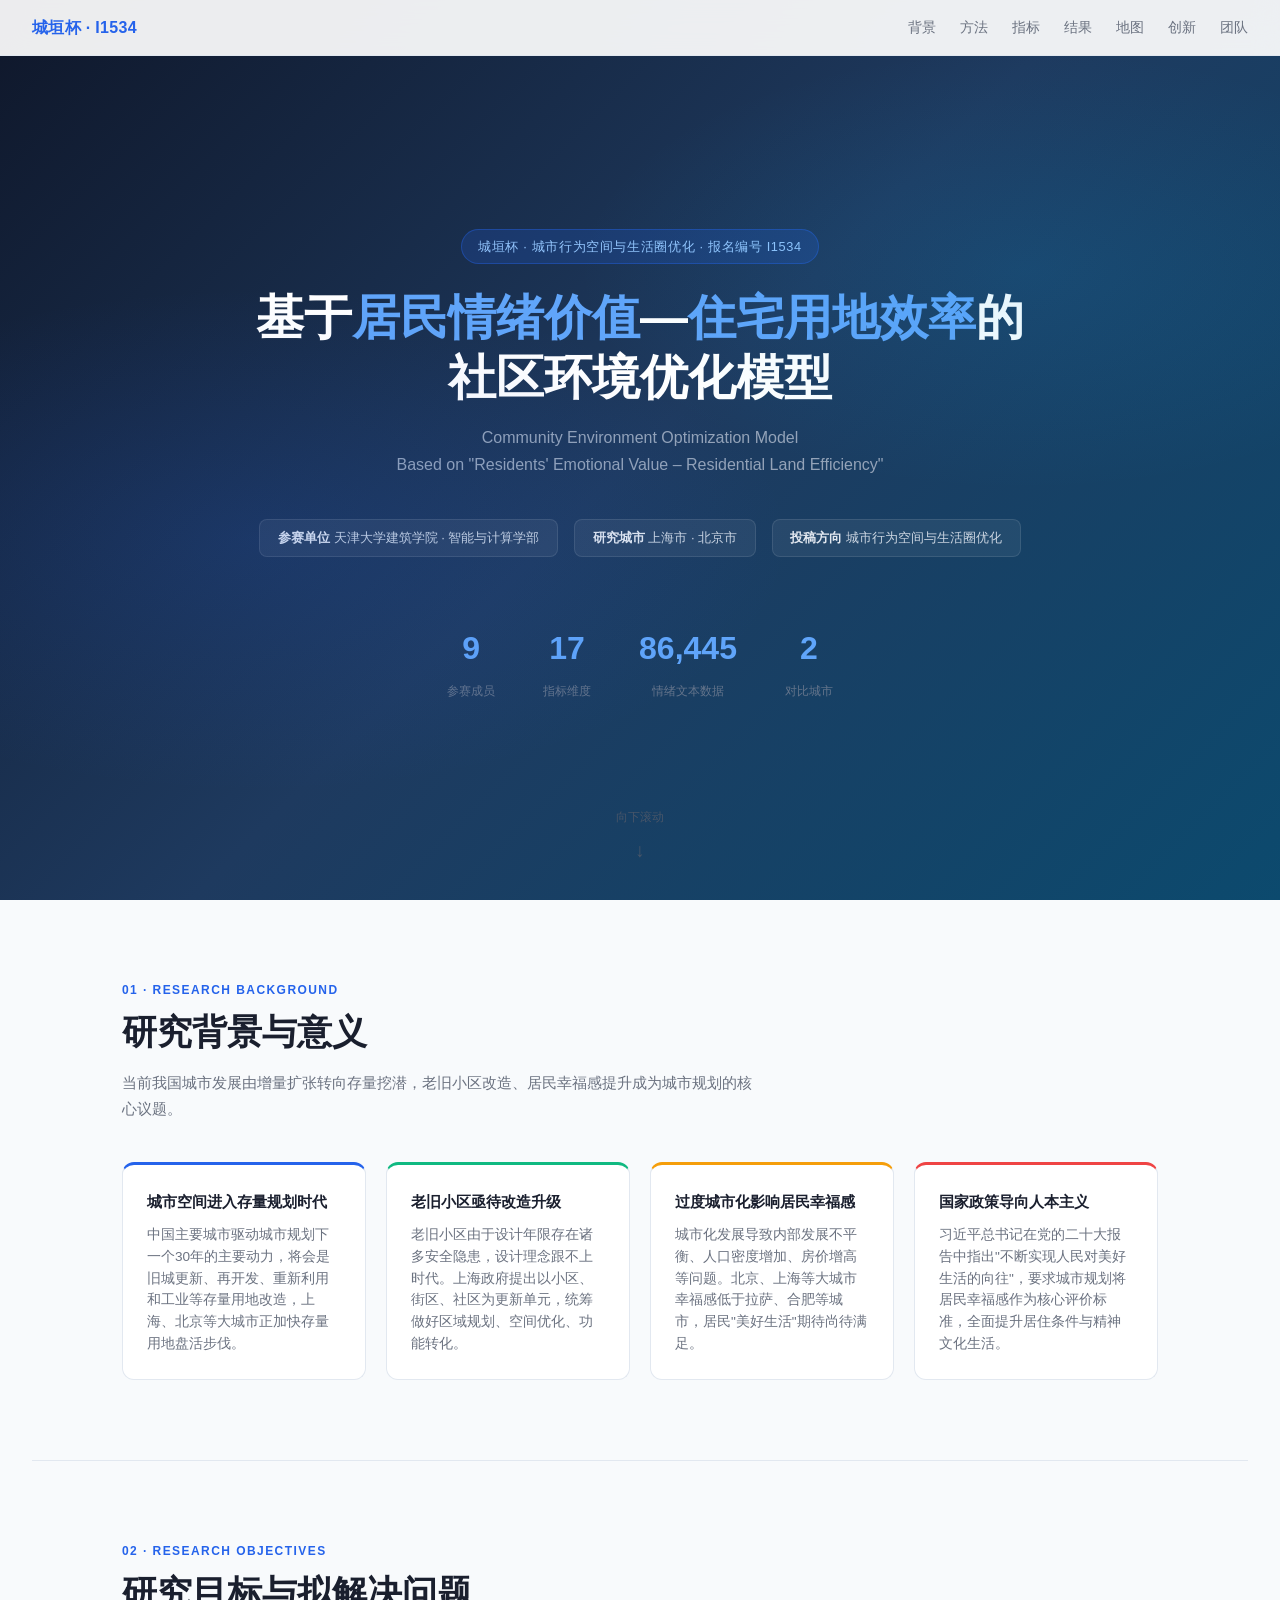
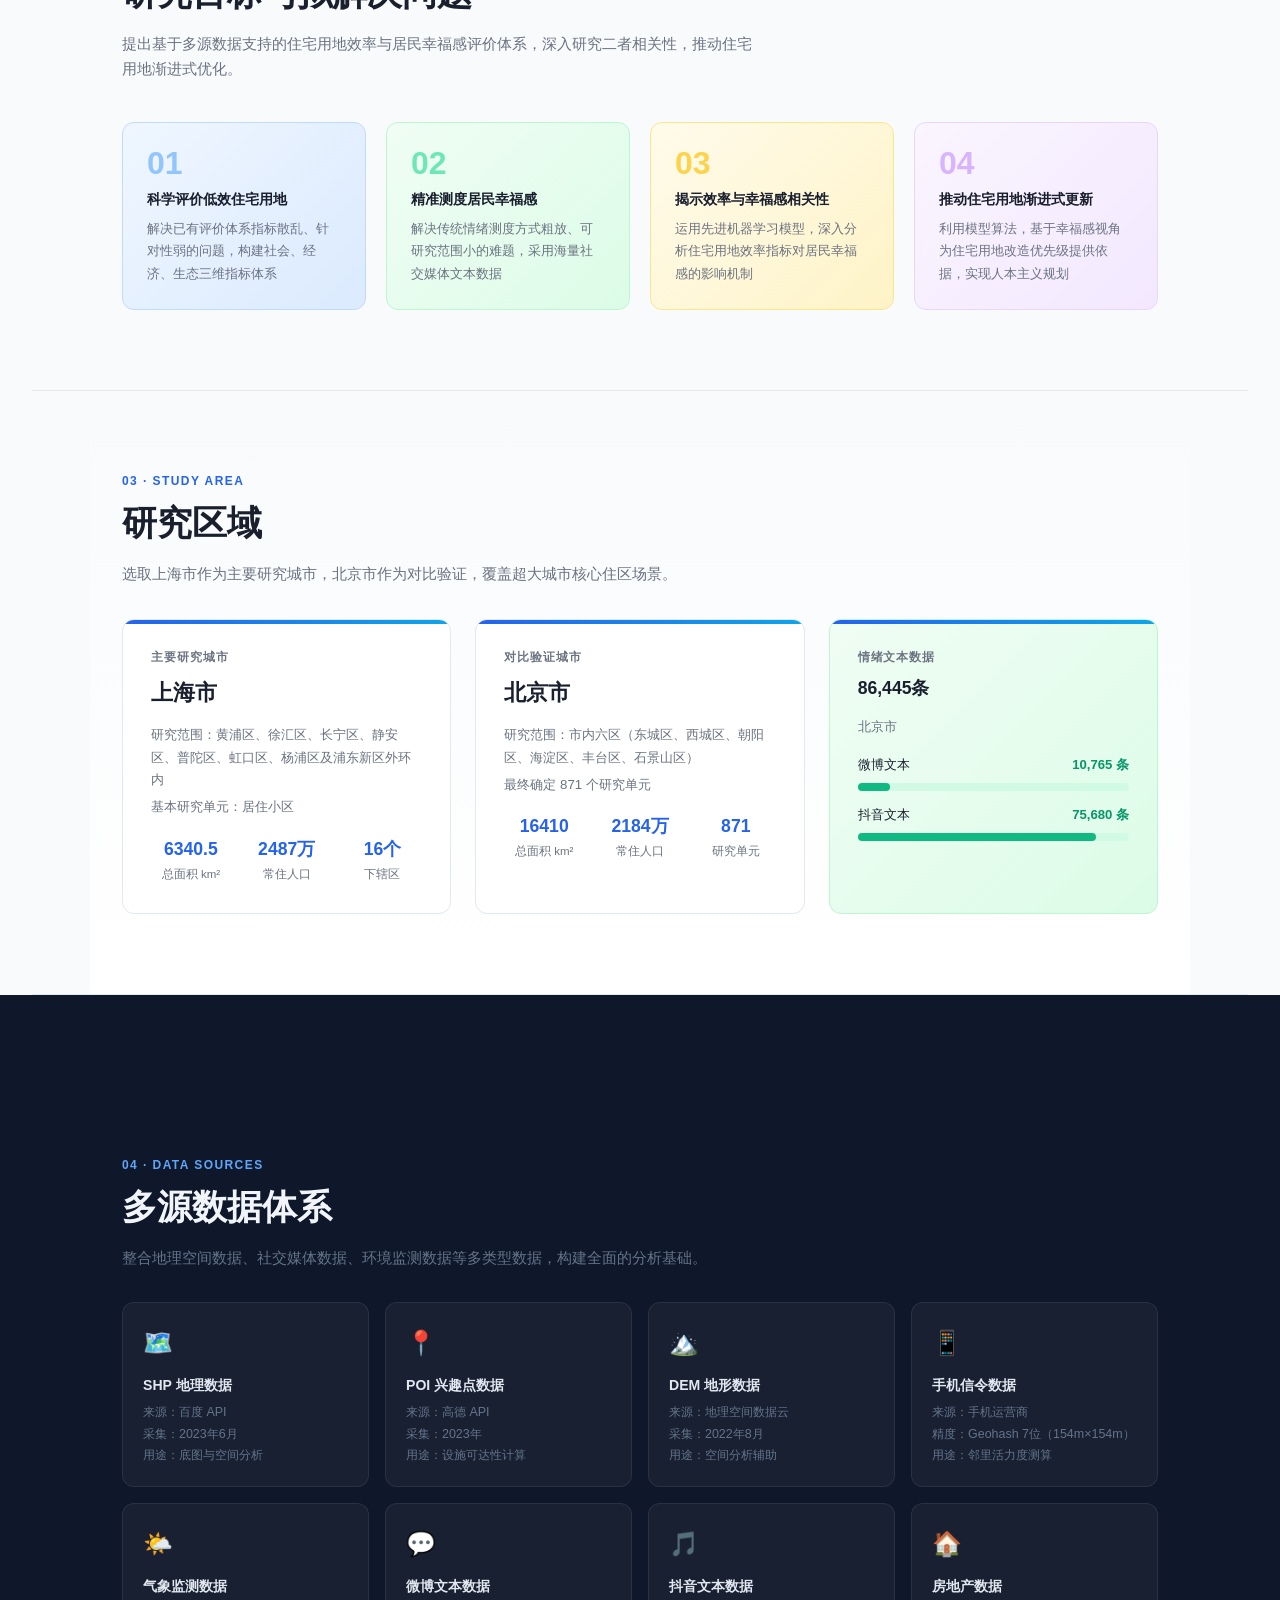
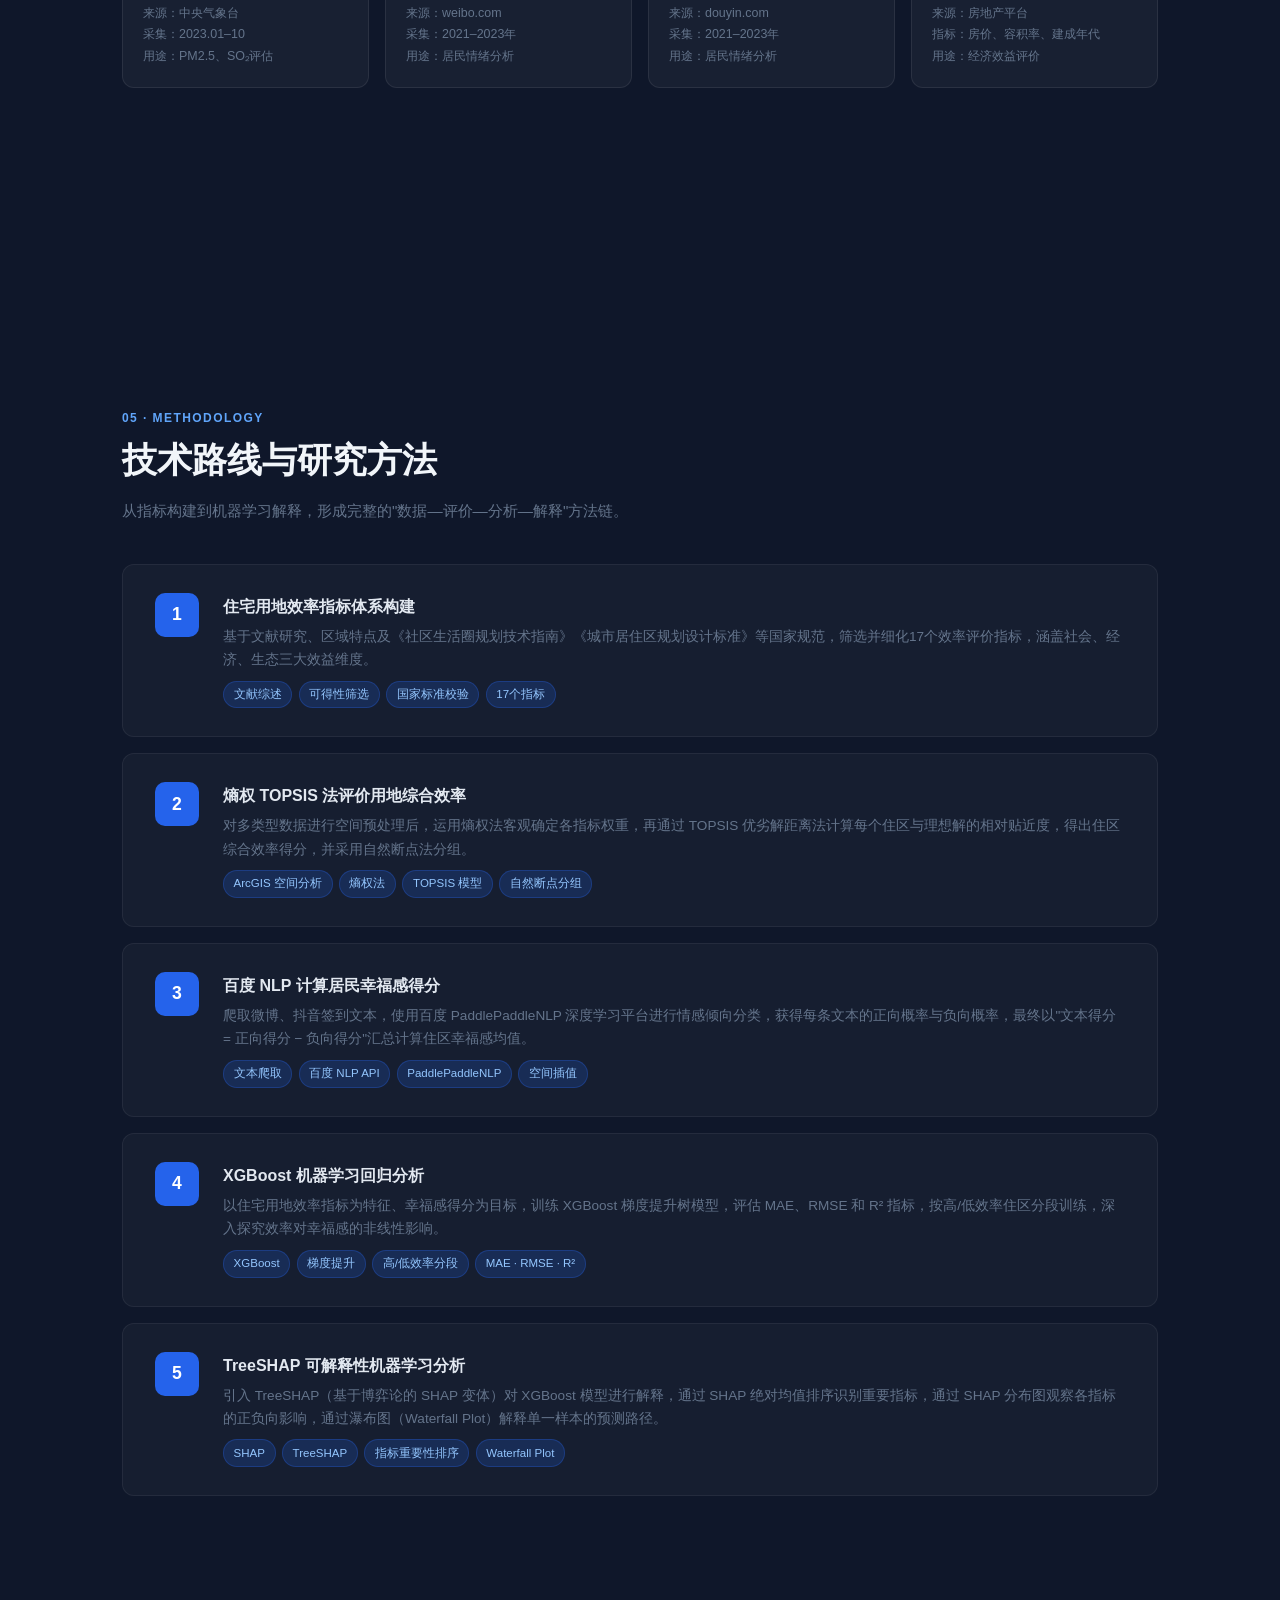
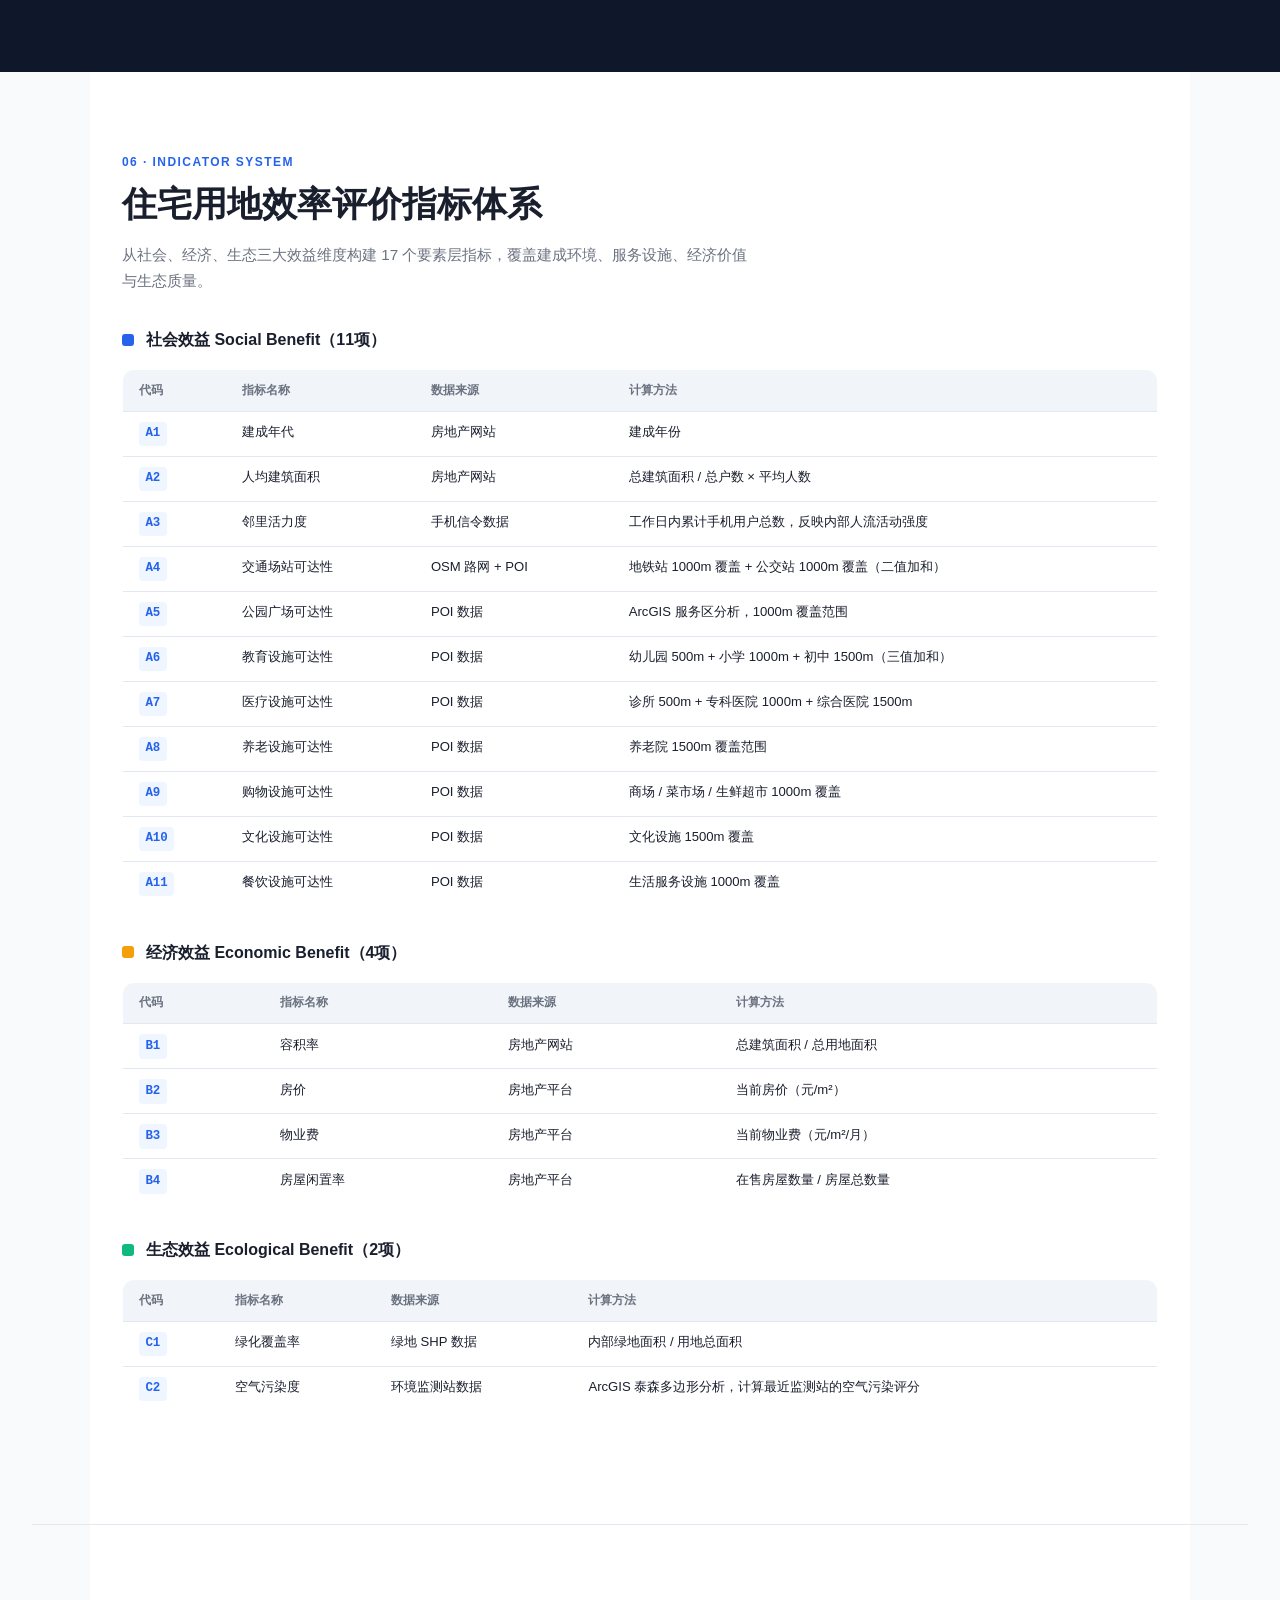
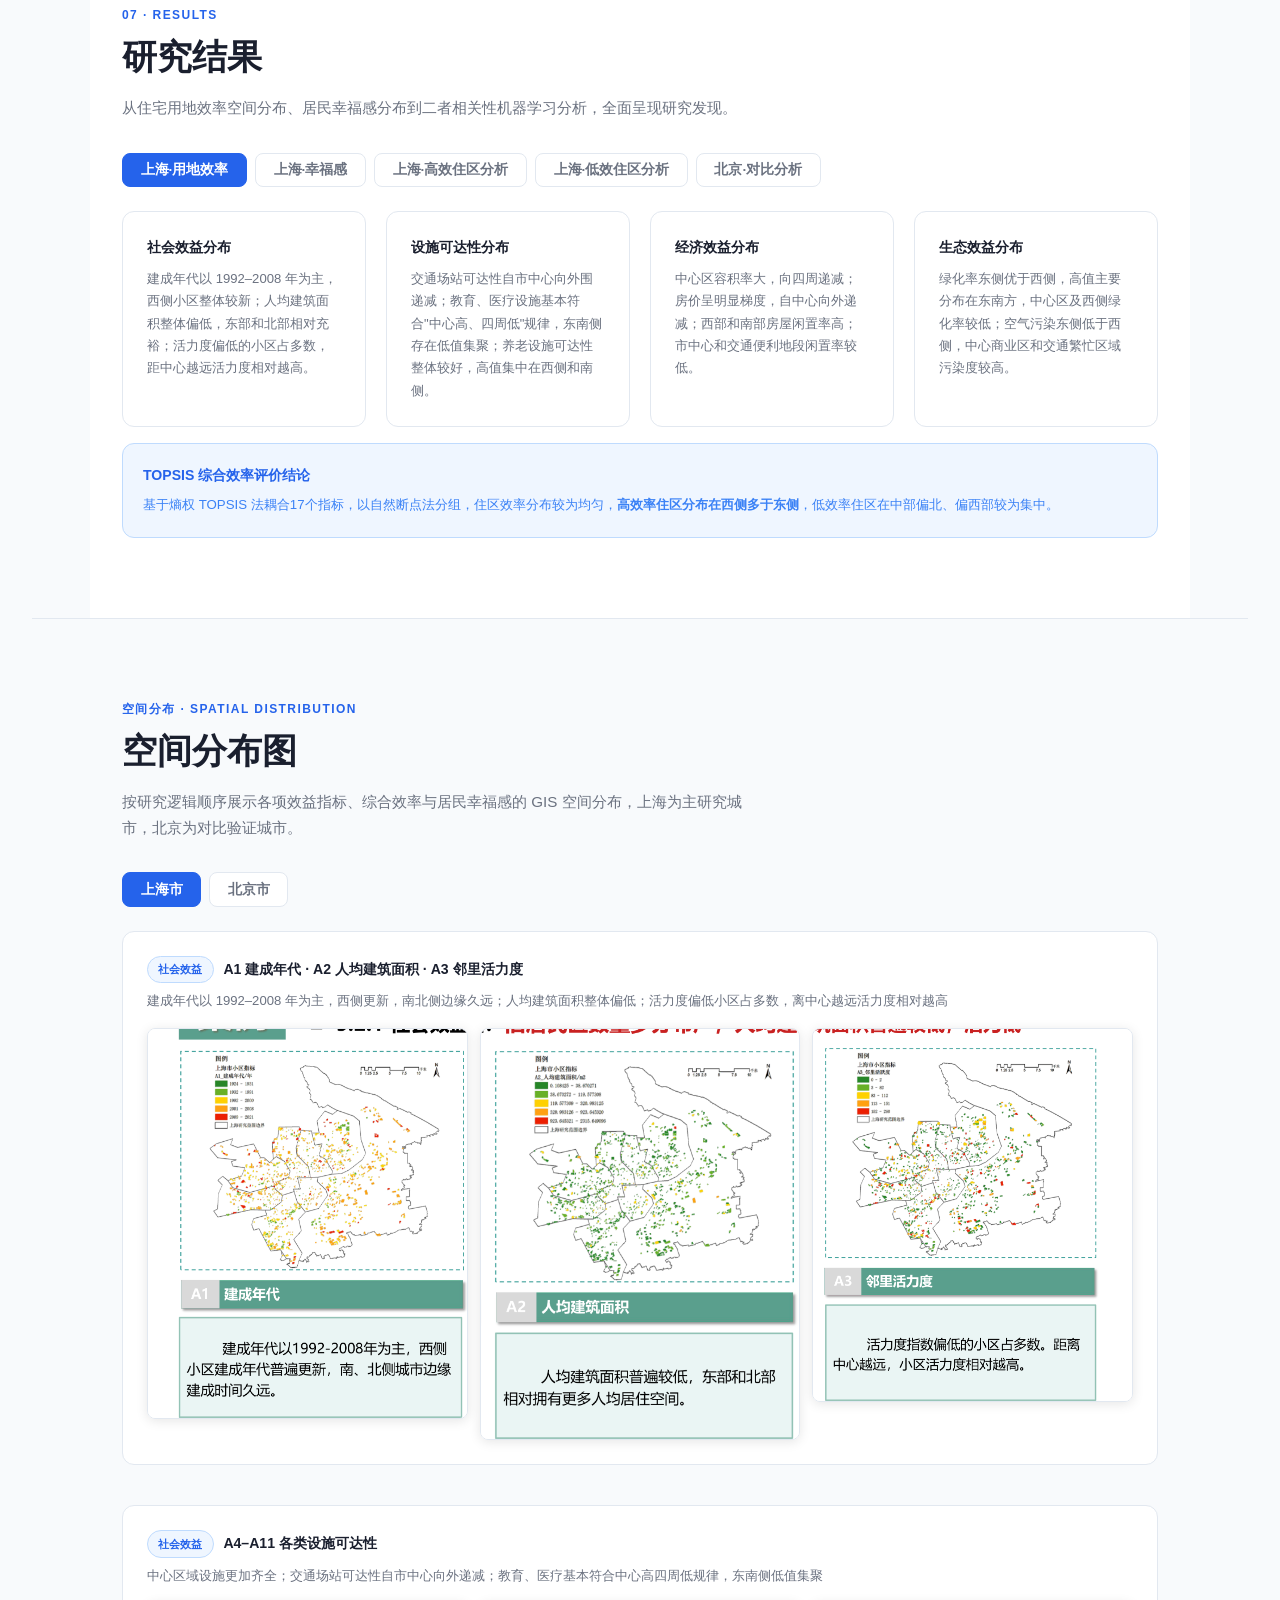
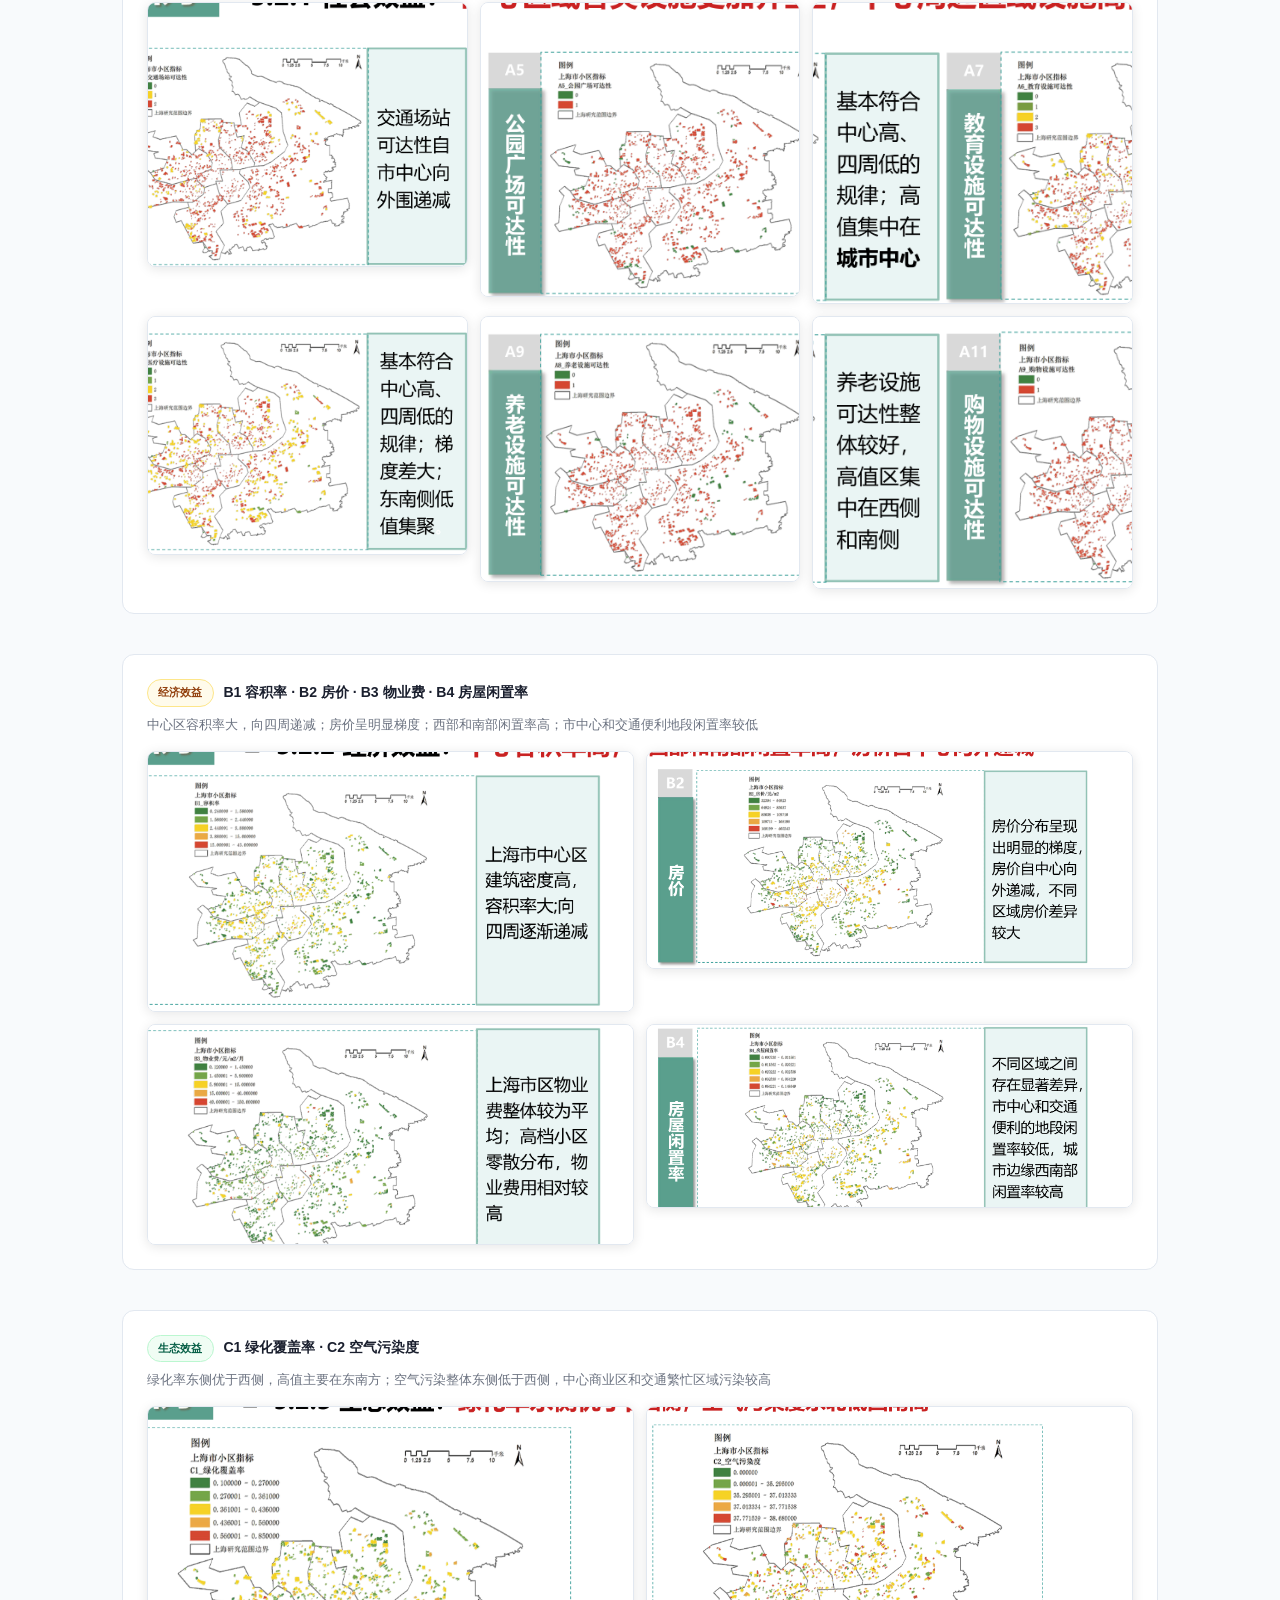
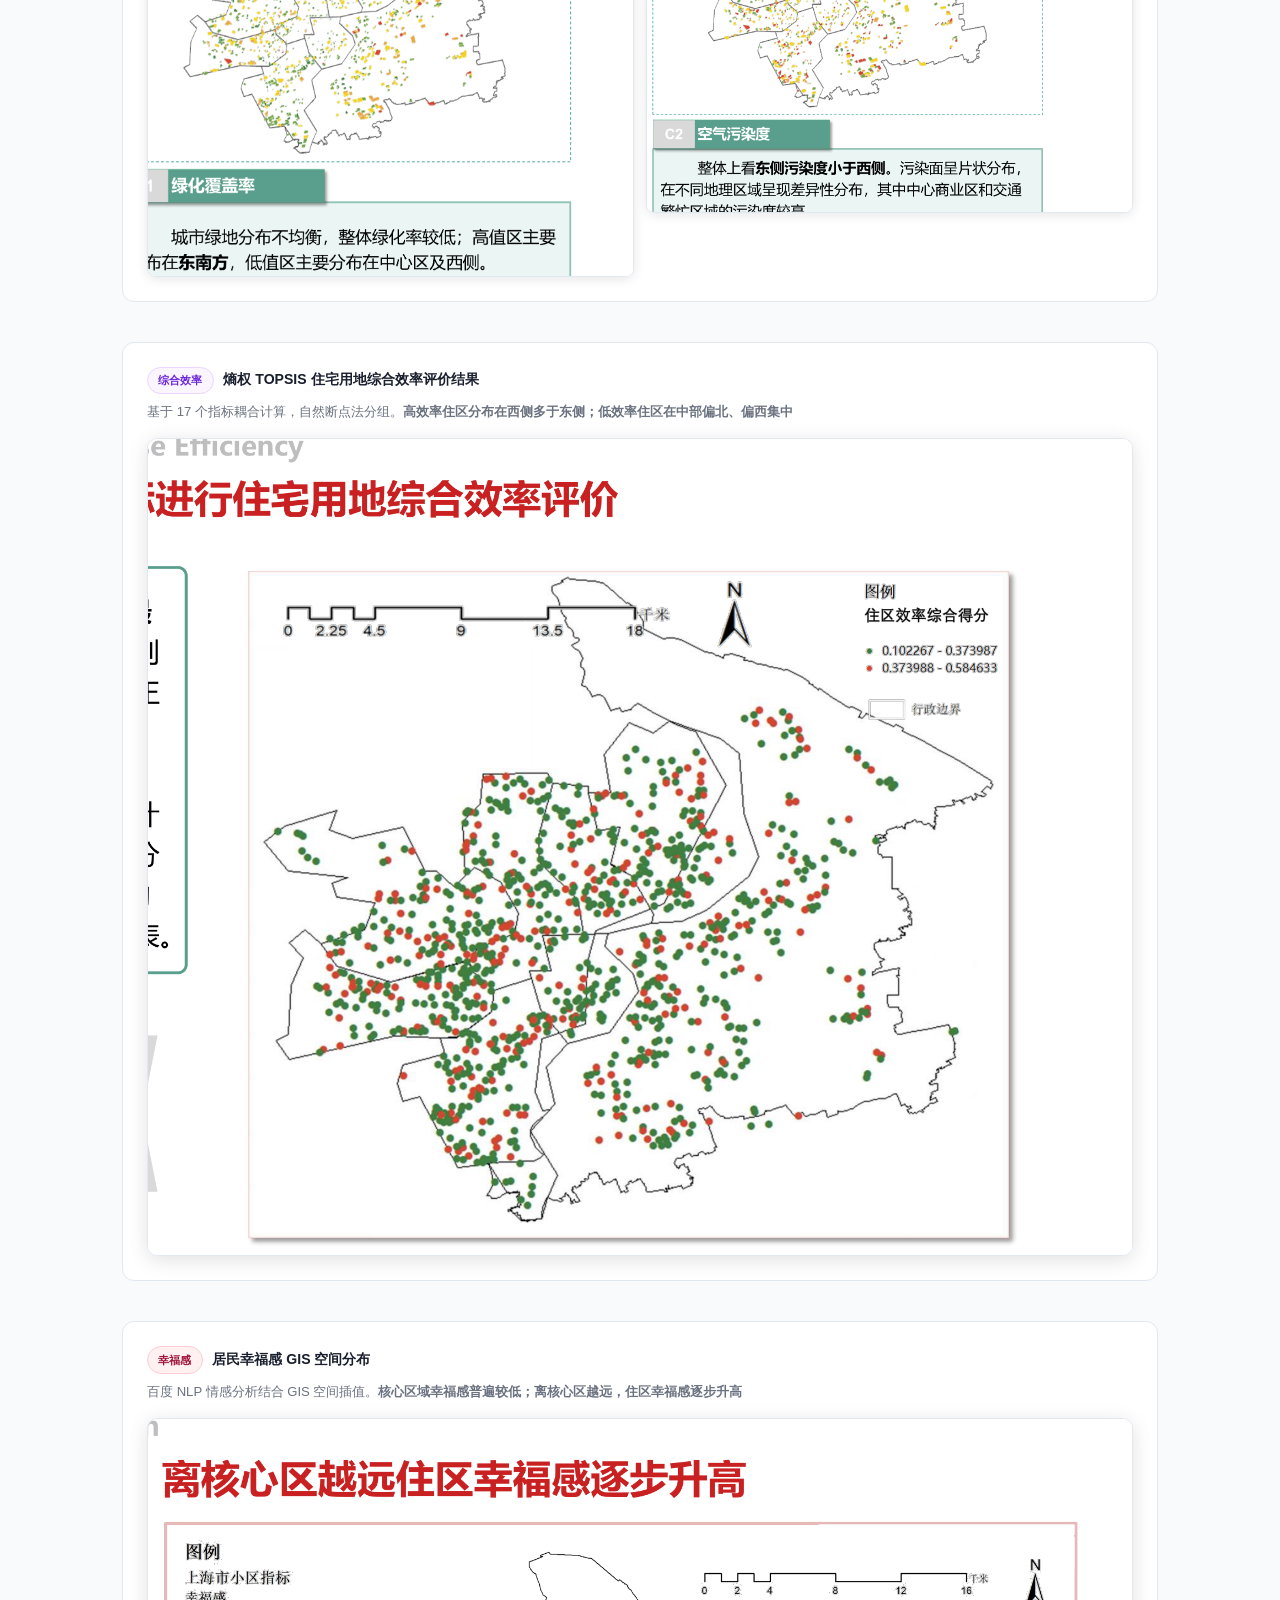
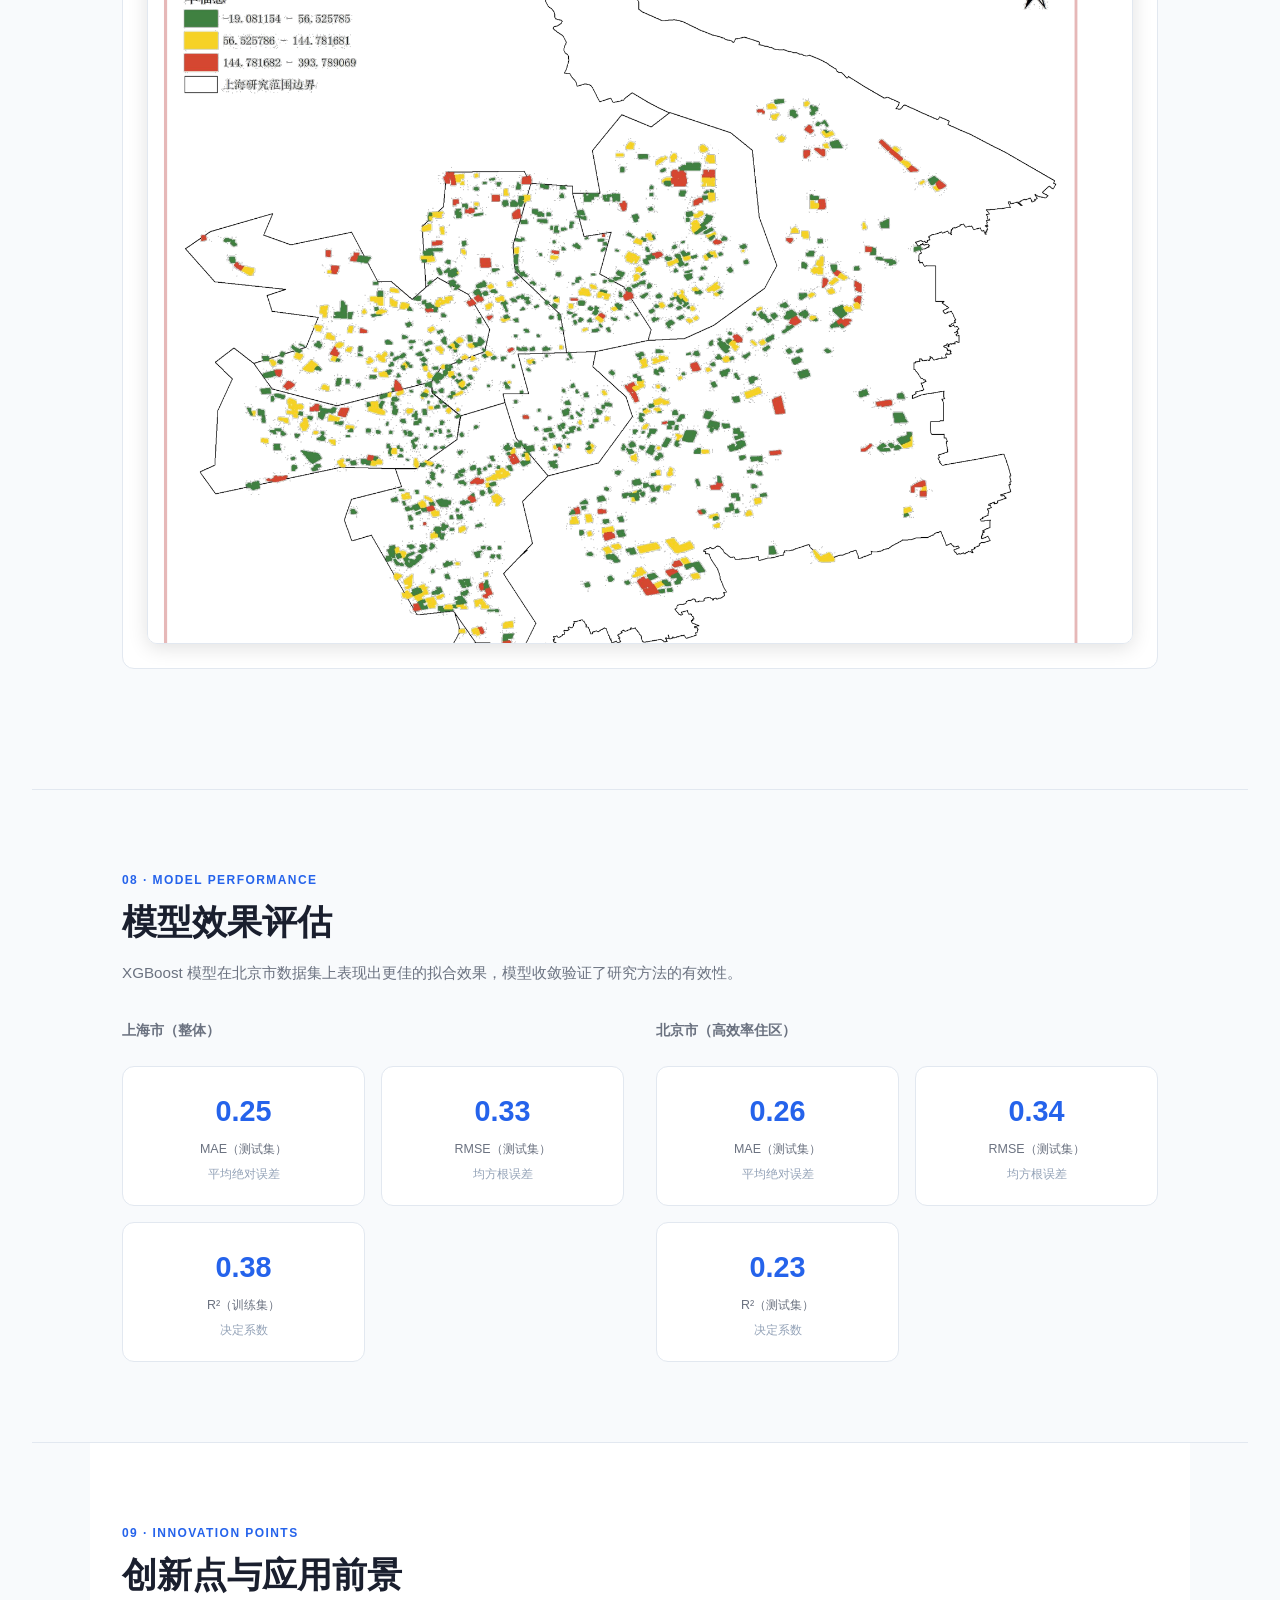
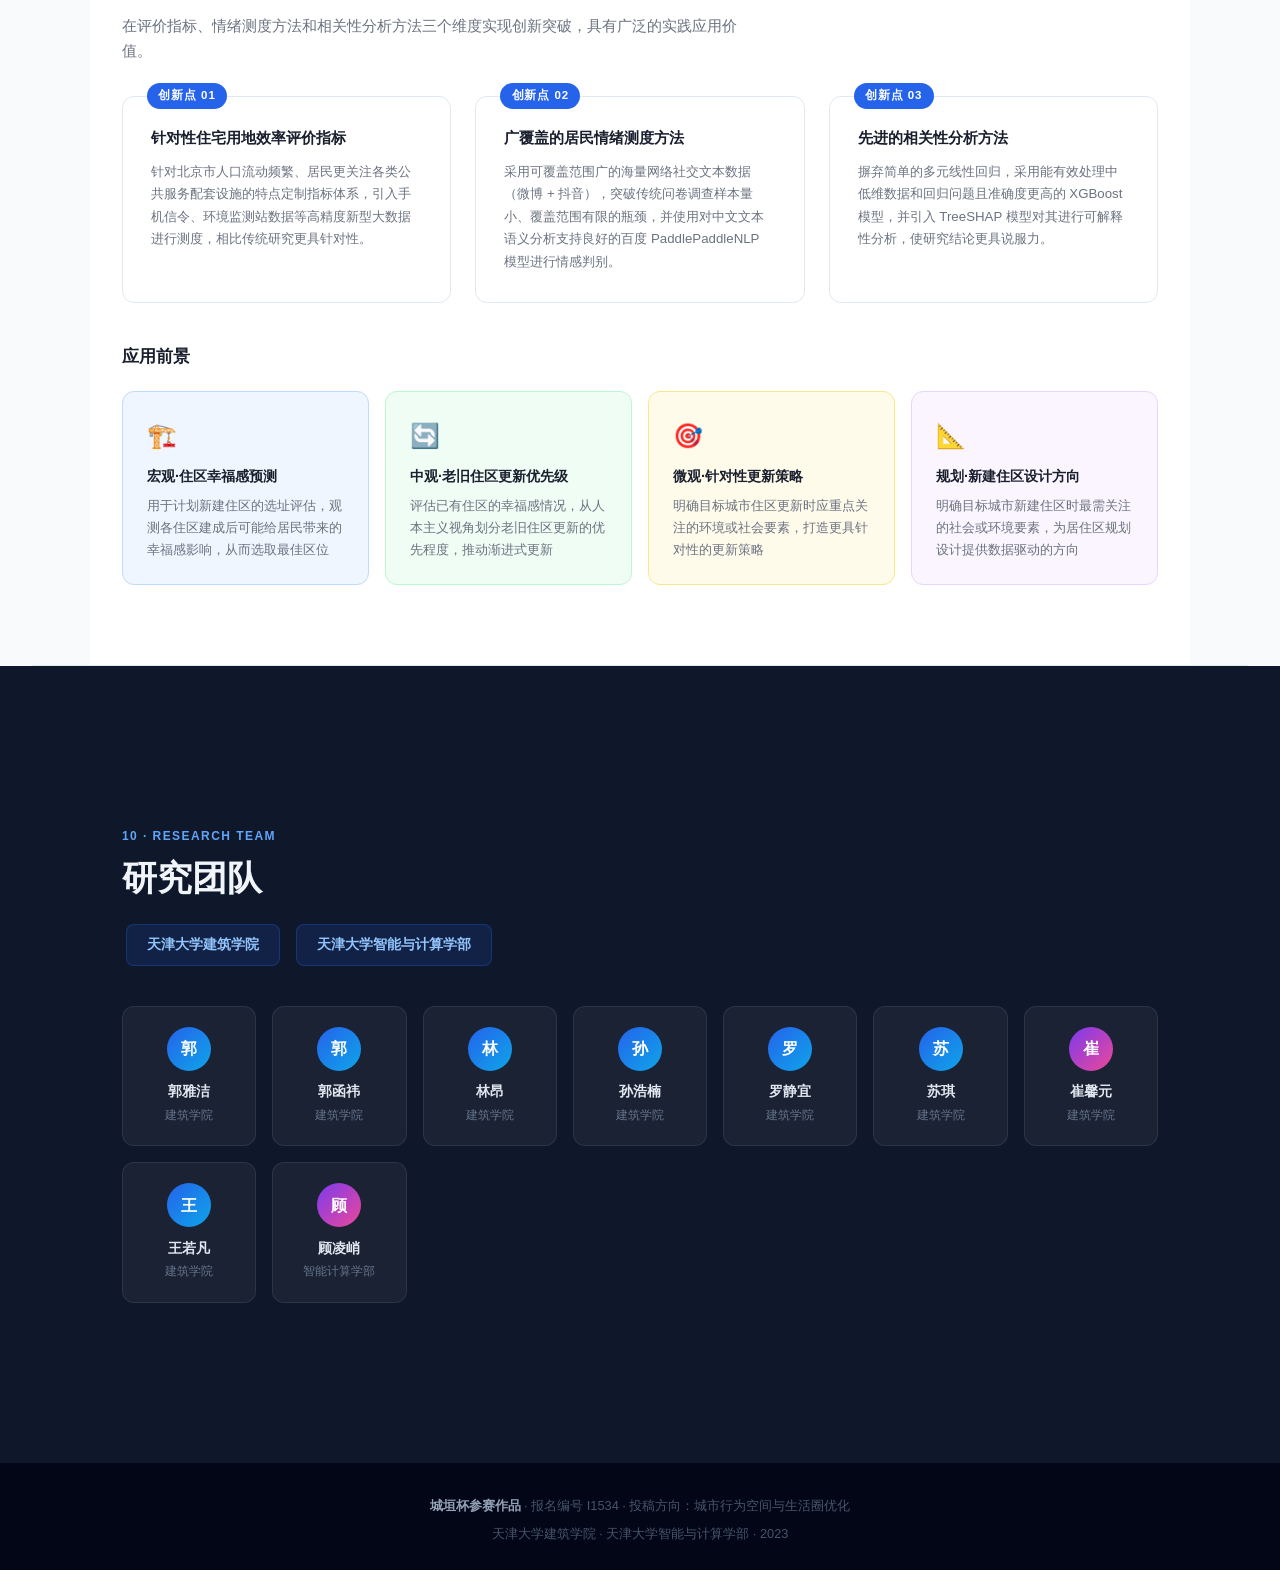
<file: 城垣杯展示.html>
<!DOCTYPE html>
<html lang="zh-CN">
<head>
  <meta charset="UTF-8" />
  <meta name="viewport" content="width=device-width, initial-scale=1.0" />
  <title>城垣杯 · 基于居民情绪价值-住宅用地效率的社区环境优化模型</title>
  <style>
    /* ============ 基础 ============ */
    *, *::before, *::after { box-sizing: border-box; margin: 0; padding: 0; }
    :root {
      --ink:    #1a1f2e;
      --muted:  #6b7280;
      --accent: #2563eb;
      --accent2:#0ea5e9;
      --green:  #10b981;
      --amber:  #f59e0b;
      --red:    #ef4444;
      --surface:#f8fafc;
      --card:   #ffffff;
      --border: #e2e8f0;
      --radius: 12px;
    }
    html { scroll-behavior: smooth; }
    body {
      font-family: 'PingFang SC', 'Hiragino Sans GB', 'Microsoft YaHei', 'Helvetica Neue', sans-serif;
      background: var(--surface);
      color: var(--ink);
      line-height: 1.7;
    }

    /* ============ NAV ============ */
    nav {
      position: fixed; top: 0; left: 0; right: 0; z-index: 100;
      background: rgba(255,255,255,0.92);
      backdrop-filter: blur(12px);
      border-bottom: 1px solid var(--border);
      display: flex; align-items: center; justify-content: space-between;
      padding: 0 2rem; height: 56px;
    }
    .nav-brand { font-weight: 700; font-size: 1rem; color: var(--accent); letter-spacing: 0.02em; }
    .nav-links { display: flex; gap: 1.5rem; }
    .nav-links a {
      font-size: 0.85rem; color: var(--muted); text-decoration: none;
      transition: color .2s;
    }
    .nav-links a:hover { color: var(--accent); }

    /* ============ HERO ============ */
    .hero {
      min-height: 100vh;
      background: linear-gradient(135deg, #0f172a 0%, #1e3a5f 50%, #0c4a6e 100%);
      display: flex; flex-direction: column; align-items: center; justify-content: center;
      text-align: center; padding: 6rem 2rem 4rem;
      position: relative; overflow: hidden;
    }
    .hero::before {
      content: '';
      position: absolute; inset: 0;
      background:
        radial-gradient(ellipse 60% 40% at 20% 60%, rgba(37,99,235,0.15) 0%, transparent 70%),
        radial-gradient(ellipse 50% 35% at 80% 30%, rgba(14,165,233,0.12) 0%, transparent 70%);
    }
    .hero-badge {
      display: inline-flex; align-items: center; gap: 0.5rem;
      background: rgba(37,99,235,0.2); border: 1px solid rgba(37,99,235,0.4);
      color: #93c5fd; font-size: 0.8rem; padding: 0.35rem 1rem; border-radius: 99px;
      margin-bottom: 1.5rem; letter-spacing: 0.05em;
    }
    .hero h1 {
      font-size: clamp(1.8rem, 5vw, 3rem); font-weight: 800;
      color: #fff; line-height: 1.25; margin-bottom: 1rem;
      max-width: 800px;
    }
    .hero h1 span { color: #60a5fa; }
    .hero-sub {
      font-size: 1rem; color: #94a3b8; max-width: 600px; margin-bottom: 2.5rem;
    }
    .hero-meta {
      display: flex; flex-wrap: wrap; gap: 1rem; justify-content: center; margin-bottom: 3rem;
    }
    .hero-meta-item {
      background: rgba(255,255,255,0.06); border: 1px solid rgba(255,255,255,0.1);
      color: #cbd5e1; font-size: 0.82rem; padding: 0.45rem 1.1rem; border-radius: 8px;
    }
    .hero-meta-item strong { color: #e2e8f0; }
    .hero-stats {
      display: flex; gap: 3rem; justify-content: center;
      margin-top: 1rem;
    }
    .hero-stat { text-align: center; }
    .hero-stat .num {
      font-size: 2rem; font-weight: 800; color: #60a5fa; display: block;
    }
    .hero-stat .label { font-size: 0.78rem; color: #64748b; }
    .scroll-hint {
      position: absolute; bottom: 2rem; left: 50%; transform: translateX(-50%);
      color: #475569; font-size: 0.75rem; display: flex; flex-direction: column;
      align-items: center; gap: 0.5rem; animation: bounce 2s infinite;
    }
    .scroll-hint::after {
      content: '↓'; font-size: 1.2rem;
    }
    @keyframes bounce {
      0%,100%{transform:translateX(-50%) translateY(0)} 50%{transform:translateX(-50%) translateY(6px)}
    }

    /* ============ LAYOUT ============ */
    .section {
      padding: 5rem 2rem;
      max-width: 1100px; margin: 0 auto;
    }
    .section-full { padding: 5rem 2rem; }
    .section-title {
      font-size: 0.75rem; font-weight: 700; color: var(--accent); text-transform: uppercase;
      letter-spacing: 0.12em; margin-bottom: 0.6rem;
    }
    .section-heading {
      font-size: clamp(1.5rem, 3vw, 2.2rem); font-weight: 800; color: var(--ink);
      line-height: 1.25; margin-bottom: 1rem;
    }
    .section-desc { font-size: 0.95rem; color: var(--muted); max-width: 640px; }
    .divider { height: 1px; background: var(--border); margin: 0 2rem; }

    /* ============ CARDS ============ */
    .card {
      background: var(--card); border: 1px solid var(--border);
      border-radius: var(--radius); padding: 1.5rem;
      transition: box-shadow .2s, transform .2s;
    }
    .card:hover { box-shadow: 0 8px 30px rgba(0,0,0,0.08); transform: translateY(-2px); }

    /* ============ BACKGROUND SECTION ============ */
    .bg-section { background: #fff; }
    .bg-grid {
      display: grid; grid-template-columns: repeat(auto-fit, minmax(220px, 1fr));
      gap: 1.25rem; margin-top: 2.5rem;
    }
    .bg-card {
      background: var(--card); border: 1px solid var(--border);
      border-radius: var(--radius); padding: 1.5rem;
      border-top: 3px solid var(--accent);
    }
    .bg-card.green { border-top-color: var(--green); }
    .bg-card.amber { border-top-color: var(--amber); }
    .bg-card.red   { border-top-color: var(--red); }
    .bg-card h3 { font-size: 0.95rem; font-weight: 700; margin-bottom: 0.6rem; }
    .bg-card p { font-size: 0.85rem; color: var(--muted); line-height: 1.6; }

    /* ============ RESEARCH OBJECTIVES ============ */
    .objectives-grid {
      display: grid; grid-template-columns: repeat(auto-fit, minmax(220px, 1fr));
      gap: 1.25rem; margin-top: 2.5rem;
    }
    .obj-card {
      background: linear-gradient(135deg, #eff6ff, #dbeafe);
      border: 1px solid #bfdbfe; border-radius: var(--radius); padding: 1.5rem;
    }
    .obj-card.green { background: linear-gradient(135deg, #f0fdf4, #dcfce7); border-color: #bbf7d0; }
    .obj-card.amber { background: linear-gradient(135deg, #fffbeb, #fef3c7); border-color: #fde68a; }
    .obj-card.purple{ background: linear-gradient(135deg, #faf5ff, #f3e8ff); border-color: #e9d5ff; }
    .obj-num { font-size: 2rem; font-weight: 900; color: #93c5fd; line-height: 1; margin-bottom: 0.5rem; }
    .obj-card.green .obj-num { color: #6ee7b7; }
    .obj-card.amber .obj-num { color: #fcd34d; }
    .obj-card.purple .obj-num { color: #d8b4fe; }
    .obj-card h3 { font-size: 0.9rem; font-weight: 700; margin-bottom: 0.4rem; }
    .obj-card p { font-size: 0.82rem; color: var(--muted); }

    /* ============ METHODOLOGY ============ */
    .method-section { background: #0f172a; }
    .method-section .section-heading { color: #f1f5f9; }
    .method-section .section-title { color: #60a5fa; }
    .method-section .section-desc { color: #64748b; }
    .method-flow {
      display: flex; flex-direction: column; gap: 0; margin-top: 2.5rem;
      max-width: 1100px; margin-left: auto; margin-right: auto;
    }
    .method-step {
      display: flex; align-items: flex-start; gap: 1.5rem;
      padding: 1.75rem 2rem;
      background: rgba(255,255,255,0.03);
      border: 1px solid rgba(255,255,255,0.06);
      border-radius: var(--radius);
      margin-bottom: 1rem;
      transition: background .2s;
    }
    .method-step:hover { background: rgba(255,255,255,0.06); }
    .step-num {
      flex-shrink: 0; width: 44px; height: 44px;
      background: var(--accent); border-radius: 10px;
      display: flex; align-items: center; justify-content: center;
      font-weight: 900; font-size: 1.1rem; color: #fff;
    }
    .step-content h3 { font-size: 1rem; font-weight: 700; color: #e2e8f0; margin-bottom: 0.3rem; }
    .step-content p { font-size: 0.85rem; color: #64748b; }
    .step-tags { display: flex; flex-wrap: wrap; gap: 0.4rem; margin-top: 0.6rem; }
    .tag {
      font-size: 0.72rem; padding: 0.2rem 0.6rem; border-radius: 99px;
      background: rgba(37,99,235,0.2); color: #93c5fd;
      border: 1px solid rgba(37,99,235,0.3);
    }

    /* ============ INDICATOR SYSTEM ============ */
    .indicators-section { background: #fff; }
    .benefit-group { margin-bottom: 2rem; }
    .benefit-header {
      display: flex; align-items: center; gap: 0.75rem; margin-bottom: 1rem;
    }
    .benefit-dot {
      width: 12px; height: 12px; border-radius: 3px;
      background: var(--accent);
    }
    .benefit-dot.green { background: var(--green); }
    .benefit-dot.amber { background: var(--amber); }
    .benefit-header h3 { font-size: 1rem; font-weight: 700; }
    .indicator-table {
      width: 100%; border-collapse: collapse; font-size: 0.82rem;
      border: 1px solid var(--border); border-radius: var(--radius); overflow: hidden;
    }
    .indicator-table th {
      background: #f1f5f9; padding: 0.6rem 1rem; text-align: left;
      font-weight: 600; color: var(--muted); font-size: 0.78rem;
    }
    .indicator-table td {
      padding: 0.6rem 1rem; border-top: 1px solid var(--border);
      vertical-align: top;
    }
    .indicator-table tr:hover td { background: #f8fafc; }
    .indicator-code {
      display: inline-block; background: #eff6ff; color: var(--accent);
      font-family: monospace; font-size: 0.78rem; padding: 0.1rem 0.4rem;
      border-radius: 4px; font-weight: 700;
    }

    /* ============ STUDY AREA ============ */
    .area-section { background: linear-gradient(180deg, #f8fafc 0%, #fff 100%); }
    .city-cards { display: grid; grid-template-columns: repeat(auto-fit, minmax(260px, 1fr)); gap: 1.5rem; margin-top: 2rem; }
    .city-card {
      background: var(--card); border: 1px solid var(--border);
      border-radius: var(--radius); padding: 1.75rem; position: relative; overflow: hidden;
    }
    .city-card::before {
      content: ''; position: absolute; top: 0; left: 0; right: 0; height: 4px;
      background: linear-gradient(90deg, var(--accent), var(--accent2));
    }
    .city-label { font-size: 0.72rem; font-weight: 700; color: var(--muted); text-transform: uppercase; letter-spacing: 0.08em; margin-bottom: 0.4rem; }
    .city-name { font-size: 1.4rem; font-weight: 800; margin-bottom: 0.75rem; }
    .city-detail { font-size: 0.83rem; color: var(--muted); margin-bottom: 0.3rem; }
    .city-stat-row { display: flex; gap: 1rem; margin-top: 1rem; }
    .city-stat { text-align: center; flex: 1; }
    .city-stat .v { font-size: 1.1rem; font-weight: 800; color: var(--accent); }
    .city-stat .l { font-size: 0.72rem; color: var(--muted); }

    /* ============ DATA SOURCES ============ */
    .data-section { background: #0f172a; }
    .data-section .section-heading { color: #f1f5f9; }
    .data-section .section-title { color: #60a5fa; }
    .data-grid { display: grid; grid-template-columns: repeat(auto-fit, minmax(200px, 1fr)); gap: 1rem; margin-top: 2rem; }
    .data-card {
      background: rgba(255,255,255,0.04); border: 1px solid rgba(255,255,255,0.08);
      border-radius: var(--radius); padding: 1.25rem;
      transition: background .2s;
    }
    .data-card:hover { background: rgba(255,255,255,0.08); }
    .data-icon { font-size: 1.5rem; margin-bottom: 0.6rem; }
    .data-card h4 { font-size: 0.88rem; font-weight: 700; color: #e2e8f0; margin-bottom: 0.3rem; }
    .data-card p { font-size: 0.78rem; color: #64748b; }

    /* ============ RESULTS ============ */
    .results-section { background: #fff; }
    .results-tabs { display: flex; gap: 0.5rem; margin: 2rem 0 1.5rem; flex-wrap: wrap; }
    .tab-btn {
      padding: 0.45rem 1.1rem; border-radius: 8px; font-size: 0.85rem; font-weight: 600;
      cursor: pointer; border: 1px solid var(--border); background: var(--card);
      color: var(--muted); transition: all .2s;
    }
    .tab-btn.active, .tab-btn:hover {
      background: var(--accent); color: #fff; border-color: var(--accent);
    }
    .tab-panel { display: none; }
    .tab-panel.active { display: block; }
    .result-grid { display: grid; grid-template-columns: repeat(auto-fit, minmax(220px, 1fr)); gap: 1.25rem; }
    .result-card {
      background: var(--card); border: 1px solid var(--border);
      border-radius: var(--radius); padding: 1.5rem;
    }
    .result-card h4 { font-size: 0.88rem; font-weight: 700; color: var(--ink); margin-bottom: 0.5rem; }
    .result-card p { font-size: 0.82rem; color: var(--muted); }
    .finding-item {
      display: flex; gap: 0.75rem; align-items: flex-start;
      padding: 0.75rem 0; border-bottom: 1px solid var(--border);
    }
    .finding-item:last-child { border-bottom: none; }
    .finding-dot {
      flex-shrink: 0; width: 8px; height: 8px; border-radius: 50%;
      margin-top: 0.4rem;
    }
    .pos { background: var(--green); }
    .neg { background: var(--red); }
    .neu { background: var(--amber); }
    .finding-item p { font-size: 0.85rem; color: var(--ink); }
    .corr-box {
      background: #eff6ff; border: 1px solid #bfdbfe; border-radius: var(--radius);
      padding: 1.25rem; margin-top: 1rem;
    }
    .corr-box h4 { font-size: 0.88rem; font-weight: 700; color: var(--accent); margin-bottom: 0.4rem; }
    .corr-box p { font-size: 0.83rem; color: #3b82f6; }

    /* ============ MODEL PERFORMANCE ============ */
    .model-section { background: var(--surface); }
    .metric-cards { display: grid; grid-template-columns: repeat(auto-fit, minmax(180px, 1fr)); gap: 1rem; margin-top: 1.5rem; }
    .metric-card {
      background: var(--card); border: 1px solid var(--border);
      border-radius: var(--radius); padding: 1.25rem; text-align: center;
    }
    .metric-value { font-size: 1.8rem; font-weight: 900; color: var(--accent); }
    .metric-label { font-size: 0.78rem; color: var(--muted); margin-top: 0.2rem; }
    .metric-context { font-size: 0.72rem; color: #94a3b8; margin-top: 0.3rem; }

    /* ============ INNOVATION ============ */
    .innovation-section { background: #fff; }
    .innovation-grid { display: grid; grid-template-columns: repeat(auto-fit, minmax(280px, 1fr)); gap: 1.5rem; margin-top: 2rem; }
    .innov-card {
      border: 1px solid var(--border); border-radius: var(--radius); padding: 1.75rem;
      position: relative;
    }
    .innov-num {
      position: absolute; top: -14px; left: 1.5rem;
      background: var(--accent); color: #fff;
      font-size: 0.72rem; font-weight: 800; padding: 0.2rem 0.7rem;
      border-radius: 99px; letter-spacing: 0.08em;
    }
    .innov-card h3 { font-size: 0.95rem; font-weight: 700; margin-bottom: 0.6rem; }
    .innov-card p { font-size: 0.83rem; color: var(--muted); }

    /* ============ TEAM ============ */
    .team-section { background: #0f172a; }
    .team-section .section-heading { color: #f1f5f9; }
    .team-section .section-title { color: #60a5fa; }
    .team-grid { display: grid; grid-template-columns: repeat(auto-fill, minmax(120px, 1fr)); gap: 1rem; margin-top: 2rem; }
    .team-member {
      background: rgba(255,255,255,0.05); border: 1px solid rgba(255,255,255,0.08);
      border-radius: var(--radius); padding: 1.25rem 1rem; text-align: center;
    }
    .member-avatar {
      width: 44px; height: 44px; border-radius: 50%;
      background: linear-gradient(135deg, var(--accent), var(--accent2));
      display: flex; align-items: center; justify-content: center;
      font-size: 1rem; font-weight: 800; color: #fff;
      margin: 0 auto 0.6rem;
    }
    .member-name { font-size: 0.85rem; font-weight: 700; color: #e2e8f0; }
    .member-dept { font-size: 0.72rem; color: #64748b; margin-top: 0.15rem; }
    .institution-badge {
      display: inline-flex; align-items: center; gap: 0.5rem;
      background: rgba(37,99,235,0.15); border: 1px solid rgba(37,99,235,0.3);
      color: #93c5fd; padding: 0.5rem 1.25rem; border-radius: 8px;
      font-size: 0.85rem; font-weight: 600; margin: 0.5rem 0.25rem;
    }

    /* ============ FOOTER ============ */
    footer {
      background: #020617; color: #475569; text-align: center;
      padding: 2rem; font-size: 0.8rem;
    }
    footer strong { color: #94a3b8; }

    /* ============ UTILITIES ============ */
    .mt-2 { margin-top: 0.5rem; }
    .mt-4 { margin-top: 1rem; }
    .mt-6 { margin-top: 1.5rem; }
    .mt-8 { margin-top: 2rem; }
    .flex { display: flex; }
    .flex-wrap { flex-wrap: wrap; }
    .gap-3 { gap: 0.75rem; }
    .items-center { align-items: center; }
    .text-sm { font-size: 0.85rem; }
    .text-muted { color: var(--muted); }

    /* ============ MAP IMAGES ============ */
    .map-img {
      width: 100%; display: block;
      border-radius: 8px;
      box-shadow: 0 2px 12px rgba(0,0,0,0.10);
      border: 1px solid var(--border);
    }
    .map-img-large { border-radius: 10px; box-shadow: 0 4px 20px rgba(0,0,0,0.12); }

    /* Map group container */
    .map-group {
      margin-bottom: 2.5rem;
      padding: 1.5rem;
      background: var(--card);
      border: 1px solid var(--border);
      border-radius: var(--radius);
    }
    .map-group-header {
      display: flex; align-items: center; gap: 0.6rem;
      margin-bottom: 0.5rem;
    }
    .map-group-tag {
      font-size: 0.7rem; font-weight: 700; padding: 0.2rem 0.65rem;
      border-radius: 99px; background: #eff6ff; color: var(--accent);
      border: 1px solid #bfdbfe; white-space: nowrap;
    }
    .map-group-tag.amber { background:#fffbeb; color:#92400e; border-color:#fde68a; }
    .map-group-tag.green { background:#f0fdf4; color:#065f46; border-color:#bbf7d0; }
    .map-group-tag.purple{ background:#faf5ff; color:#6d28d9; border-color:#e9d5ff; }
    .map-group-tag.red   { background:#fff1f2; color:#9f1239; border-color:#fecdd3; }
    .map-group-title {
      font-size: 0.88rem; font-weight: 700; color: var(--ink);
    }
    .map-caption {
      font-size: 0.82rem; color: var(--muted);
      margin-bottom: 1rem; line-height: 1.55;
    }
    .map-label {
      font-size: 0.75rem; font-weight: 700; color: var(--accent);
      text-transform: uppercase; letter-spacing: 0.06em;
      margin-bottom: 0.35rem;
    }

    /* Map grid layouts */
    .map-grid-3 {
      display: grid; grid-template-columns: repeat(3, 1fr); gap: 0.75rem;
    }
    .map-grid-2 {
      display: grid; grid-template-columns: repeat(2, 1fr); gap: 0.75rem;
    }
    .map-grid-4 {
      display: grid; grid-template-columns: repeat(4, 1fr); gap: 0.6rem;
    }
    .map-cell { display: flex; flex-direction: column; }
    @media (max-width: 768px) {
      .map-grid-3 { grid-template-columns: 1fr 1fr; }
      .map-grid-4 { grid-template-columns: 1fr 1fr; }
    }
    @media (max-width: 480px) {
      .map-grid-3, .map-grid-2, .map-grid-4 { grid-template-columns: 1fr; }
    }

    @media (max-width: 640px) {
      nav { padding: 0 1rem; }
      .nav-links { gap: 1rem; }
      .hero-stats { gap: 1.5rem; }
      .section { padding: 3rem 1.25rem; }
    }
  </style>
</head>
<body>

<!-- ==================== NAV ==================== -->
<nav>
  <div class="nav-brand">城垣杯 · I1534</div>
  <div class="nav-links">
    <a href="#background">背景</a>
    <a href="#methodology">方法</a>
    <a href="#indicators">指标</a>
    <a href="#results">结果</a>
    <a href="#maps">地图</a>
    <a href="#innovation">创新</a>
    <a href="#team">团队</a>
  </div>
</nav>

<!-- ==================== HERO ==================== -->
<section class="hero">
  <div class="hero-badge">城垣杯 · 城市行为空间与生活圈优化 · 报名编号 I1534</div>
  <h1>基于<span>居民情绪价值</span>—<span>住宅用地效率</span>的<br/>社区环境优化模型</h1>
  <p class="hero-sub">
    Community Environment Optimization Model<br/>
    Based on "Residents' Emotional Value – Residential Land Efficiency"
  </p>
  <div class="hero-meta">
    <div class="hero-meta-item"><strong>参赛单位</strong> 天津大学建筑学院 · 智能与计算学部</div>
    <div class="hero-meta-item"><strong>研究城市</strong> 上海市 · 北京市</div>
    <div class="hero-meta-item"><strong>投稿方向</strong> 城市行为空间与生活圈优化</div>
  </div>
  <div class="hero-stats">
    <div class="hero-stat"><span class="num">9</span><span class="label">参赛成员</span></div>
    <div class="hero-stat"><span class="num">17</span><span class="label">指标维度</span></div>
    <div class="hero-stat"><span class="num">86,445</span><span class="label">情绪文本数据</span></div>
    <div class="hero-stat"><span class="num">2</span><span class="label">对比城市</span></div>
  </div>
  <div class="scroll-hint">向下滚动</div>
</section>

<!-- ==================== BACKGROUND ==================== -->
<div id="background">
<section class="section">
  <div class="section-title">01 · Research Background</div>
  <h2 class="section-heading">研究背景与意义</h2>
  <p class="section-desc">当前我国城市发展由增量扩张转向存量挖潜，老旧小区改造、居民幸福感提升成为城市规划的核心议题。</p>

  <div class="bg-grid">
    <div class="bg-card">
      <h3>城市空间进入存量规划时代</h3>
      <p>中国主要城市驱动城市规划下一个30年的主要动力，将会是旧城更新、再开发、重新利用和工业等存量用地改造，上海、北京等大城市正加快存量用地盘活步伐。</p>
    </div>
    <div class="bg-card green">
      <h3>老旧小区亟待改造升级</h3>
      <p>老旧小区由于设计年限存在诸多安全隐患，设计理念跟不上时代。上海政府提出以小区、街区、社区为更新单元，统筹做好区域规划、空间优化、功能转化。</p>
    </div>
    <div class="bg-card amber">
      <h3>过度城市化影响居民幸福感</h3>
      <p>城市化发展导致内部发展不平衡、人口密度增加、房价增高等问题。北京、上海等大城市幸福感低于拉萨、合肥等城市，居民"美好生活"期待尚待满足。</p>
    </div>
    <div class="bg-card red">
      <h3>国家政策导向人本主义</h3>
      <p>习近平总书记在党的二十大报告中指出"不断实现人民对美好生活的向往"，要求城市规划将居民幸福感作为核心评价标准，全面提升居住条件与精神文化生活。</p>
    </div>
  </div>
</section>
</div>

<div class="divider"></div>

<!-- ==================== OBJECTIVES ==================== -->
<section class="section">
  <div class="section-title">02 · Research Objectives</div>
  <h2 class="section-heading">研究目标与拟解决问题</h2>
  <p class="section-desc">提出基于多源数据支持的住宅用地效率与居民幸福感评价体系，深入研究二者相关性，推动住宅用地渐进式优化。</p>

  <div class="objectives-grid">
    <div class="obj-card">
      <div class="obj-num">01</div>
      <h3>科学评价低效住宅用地</h3>
      <p>解决已有评价体系指标散乱、针对性弱的问题，构建社会、经济、生态三维指标体系</p>
    </div>
    <div class="obj-card green">
      <div class="obj-num">02</div>
      <h3>精准测度居民幸福感</h3>
      <p>解决传统情绪测度方式粗放、可研究范围小的难题，采用海量社交媒体文本数据</p>
    </div>
    <div class="obj-card amber">
      <div class="obj-num">03</div>
      <h3>揭示效率与幸福感相关性</h3>
      <p>运用先进机器学习模型，深入分析住宅用地效率指标对居民幸福感的影响机制</p>
    </div>
    <div class="obj-card purple">
      <div class="obj-num">04</div>
      <h3>推动住宅用地渐进式更新</h3>
      <p>利用模型算法，基于幸福感视角为住宅用地改造优先级提供依据，实现人本主义规划</p>
    </div>
  </div>
</section>

<div class="divider"></div>

<!-- ==================== STUDY AREA ==================== -->
<section class="section area-section" id="area">
  <div class="section-title">03 · Study Area</div>
  <h2 class="section-heading">研究区域</h2>
  <p class="section-desc">选取上海市作为主要研究城市，北京市作为对比验证，覆盖超大城市核心住区场景。</p>

  <div class="city-cards">
    <div class="city-card">
      <div class="city-label">主要研究城市</div>
      <div class="city-name">上海市</div>
      <div class="city-detail">研究范围：黄浦区、徐汇区、长宁区、静安区、普陀区、虹口区、杨浦区及浦东新区外环内</div>
      <div class="city-detail" style="margin-top:0.3rem">基本研究单元：居住小区</div>
      <div class="city-stat-row">
        <div class="city-stat"><div class="v">6340.5</div><div class="l">总面积 km²</div></div>
        <div class="city-stat"><div class="v">2487万</div><div class="l">常住人口</div></div>
        <div class="city-stat"><div class="v">16个</div><div class="l">下辖区</div></div>
      </div>
    </div>
    <div class="city-card">
      <div class="city-label">对比验证城市</div>
      <div class="city-name">北京市</div>
      <div class="city-detail">研究范围：市内六区（东城区、西城区、朝阳区、海淀区、丰台区、石景山区）</div>
      <div class="city-detail" style="margin-top:0.3rem">最终确定 871 个研究单元</div>
      <div class="city-stat-row">
        <div class="city-stat"><div class="v">16410</div><div class="l">总面积 km²</div></div>
        <div class="city-stat"><div class="v">2184万</div><div class="l">常住人口</div></div>
        <div class="city-stat"><div class="v">871</div><div class="l">研究单元</div></div>
      </div>
    </div>
    <div class="city-card" style="background:linear-gradient(135deg,#f0fdf4,#dcfce7);border-color:#bbf7d0">
      <div class="city-label">情绪文本数据</div>
      <div class="city-name" style="font-size:1.1rem">86,445条</div>
      <div class="city-detail">北京市</div>
      <div style="margin-top:1rem">
        <div style="display:flex;justify-content:space-between;font-size:0.82rem;margin-bottom:0.4rem">
          <span>微博文本</span><span style="font-weight:700;color:#059669">10,765 条</span>
        </div>
        <div style="background:#d1fae5;border-radius:4px;height:8px;margin-bottom:0.8rem">
          <div style="background:#10b981;width:12%;height:100%;border-radius:4px"></div>
        </div>
        <div style="display:flex;justify-content:space-between;font-size:0.82rem;margin-bottom:0.4rem">
          <span>抖音文本</span><span style="font-weight:700;color:#059669">75,680 条</span>
        </div>
        <div style="background:#d1fae5;border-radius:4px;height:8px">
          <div style="background:#10b981;width:88%;height:100%;border-radius:4px"></div>
        </div>
      </div>
    </div>
  </div>
</section>

<div class="divider"></div>

<!-- ==================== DATA SOURCES ==================== -->
<section class="data-section section-full">
  <div class="section" style="padding:5rem 2rem">
    <div class="section-title">04 · Data Sources</div>
    <h2 class="section-heading">多源数据体系</h2>
    <p class="section-desc" style="color:#64748b">整合地理空间数据、社交媒体数据、环境监测数据等多类型数据，构建全面的分析基础。</p>

    <div class="data-grid">
      <div class="data-card">
        <div class="data-icon">🗺️</div>
        <h4>SHP 地理数据</h4>
        <p>来源：百度 API<br/>采集：2023年6月<br/>用途：底图与空间分析</p>
      </div>
      <div class="data-card">
        <div class="data-icon">📍</div>
        <h4>POI 兴趣点数据</h4>
        <p>来源：高德 API<br/>采集：2023年<br/>用途：设施可达性计算</p>
      </div>
      <div class="data-card">
        <div class="data-icon">🏔️</div>
        <h4>DEM 地形数据</h4>
        <p>来源：地理空间数据云<br/>采集：2022年8月<br/>用途：空间分析辅助</p>
      </div>
      <div class="data-card">
        <div class="data-icon">📱</div>
        <h4>手机信令数据</h4>
        <p>来源：手机运营商<br/>精度：Geohash 7位（154m×154m）<br/>用途：邻里活力度测算</p>
      </div>
      <div class="data-card">
        <div class="data-icon">🌤️</div>
        <h4>气象监测数据</h4>
        <p>来源：中央气象台<br/>采集：2023.01–10<br/>用途：PM2.5、SO₂评估</p>
      </div>
      <div class="data-card">
        <div class="data-icon">💬</div>
        <h4>微博文本数据</h4>
        <p>来源：weibo.com<br/>采集：2021–2023年<br/>用途：居民情绪分析</p>
      </div>
      <div class="data-card">
        <div class="data-icon">🎵</div>
        <h4>抖音文本数据</h4>
        <p>来源：douyin.com<br/>采集：2021–2023年<br/>用途：居民情绪分析</p>
      </div>
      <div class="data-card">
        <div class="data-icon">🏠</div>
        <h4>房地产数据</h4>
        <p>来源：房地产平台<br/>指标：房价、容积率、建成年代<br/>用途：经济效益评价</p>
      </div>
    </div>
  </div>
</section>

<!-- ==================== METHODOLOGY ==================== -->
<section class="method-section section-full" id="methodology">
  <div class="section" style="padding:5rem 2rem">
    <div class="section-title">05 · Methodology</div>
    <h2 class="section-heading">技术路线与研究方法</h2>
    <p class="section-desc">从指标构建到机器学习解释，形成完整的"数据—评价—分析—解释"方法链。</p>

    <div class="method-flow">
      <div class="method-step">
        <div class="step-num">1</div>
        <div class="step-content">
          <h3>住宅用地效率指标体系构建</h3>
          <p>基于文献研究、区域特点及《社区生活圈规划技术指南》《城市居住区规划设计标准》等国家规范，筛选并细化17个效率评价指标，涵盖社会、经济、生态三大效益维度。</p>
          <div class="step-tags">
            <span class="tag">文献综述</span>
            <span class="tag">可得性筛选</span>
            <span class="tag">国家标准校验</span>
            <span class="tag">17个指标</span>
          </div>
        </div>
      </div>
      <div class="method-step">
        <div class="step-num">2</div>
        <div class="step-content">
          <h3>熵权 TOPSIS 法评价用地综合效率</h3>
          <p>对多类型数据进行空间预处理后，运用熵权法客观确定各指标权重，再通过 TOPSIS 优劣解距离法计算每个住区与理想解的相对贴近度，得出住区综合效率得分，并采用自然断点法分组。</p>
          <div class="step-tags">
            <span class="tag">ArcGIS 空间分析</span>
            <span class="tag">熵权法</span>
            <span class="tag">TOPSIS 模型</span>
            <span class="tag">自然断点分组</span>
          </div>
        </div>
      </div>
      <div class="method-step">
        <div class="step-num">3</div>
        <div class="step-content">
          <h3>百度 NLP 计算居民幸福感得分</h3>
          <p>爬取微博、抖音签到文本，使用百度 PaddlePaddleNLP 深度学习平台进行情感倾向分类，获得每条文本的正向概率与负向概率，最终以"文本得分 = 正向得分 − 负向得分"汇总计算住区幸福感均值。</p>
          <div class="step-tags">
            <span class="tag">文本爬取</span>
            <span class="tag">百度 NLP API</span>
            <span class="tag">PaddlePaddleNLP</span>
            <span class="tag">空间插值</span>
          </div>
        </div>
      </div>
      <div class="method-step">
        <div class="step-num">4</div>
        <div class="step-content">
          <h3>XGBoost 机器学习回归分析</h3>
          <p>以住宅用地效率指标为特征、幸福感得分为目标，训练 XGBoost 梯度提升树模型，评估 MAE、RMSE 和 R² 指标，按高/低效率住区分段训练，深入探究效率对幸福感的非线性影响。</p>
          <div class="step-tags">
            <span class="tag">XGBoost</span>
            <span class="tag">梯度提升</span>
            <span class="tag">高/低效率分段</span>
            <span class="tag">MAE · RMSE · R²</span>
          </div>
        </div>
      </div>
      <div class="method-step">
        <div class="step-num">5</div>
        <div class="step-content">
          <h3>TreeSHAP 可解释性机器学习分析</h3>
          <p>引入 TreeSHAP（基于博弈论的 SHAP 变体）对 XGBoost 模型进行解释，通过 SHAP 绝对均值排序识别重要指标，通过 SHAP 分布图观察各指标的正负向影响，通过瀑布图（Waterfall Plot）解释单一样本的预测路径。</p>
          <div class="step-tags">
            <span class="tag">SHAP</span>
            <span class="tag">TreeSHAP</span>
            <span class="tag">指标重要性排序</span>
            <span class="tag">Waterfall Plot</span>
          </div>
        </div>
      </div>
    </div>
  </div>
</section>

<!-- ==================== INDICATOR SYSTEM ==================== -->
<section class="section indicators-section" id="indicators">
  <div class="section-title">06 · Indicator System</div>
  <h2 class="section-heading">住宅用地效率评价指标体系</h2>
  <p class="section-desc">从社会、经济、生态三大效益维度构建 17 个要素层指标，覆盖建成环境、服务设施、经济价值与生态质量。</p>

  <!-- 社会效益 -->
  <div class="benefit-group mt-8">
    <div class="benefit-header">
      <div class="benefit-dot"></div>
      <h3>社会效益 Social Benefit（11项）</h3>
    </div>
    <table class="indicator-table">
      <thead>
        <tr>
          <th>代码</th>
          <th>指标名称</th>
          <th>数据来源</th>
          <th>计算方法</th>
        </tr>
      </thead>
      <tbody>
        <tr><td><span class="indicator-code">A1</span></td><td>建成年代</td><td>房地产网站</td><td>建成年份</td></tr>
        <tr><td><span class="indicator-code">A2</span></td><td>人均建筑面积</td><td>房地产网站</td><td>总建筑面积 / 总户数 × 平均人数</td></tr>
        <tr><td><span class="indicator-code">A3</span></td><td>邻里活力度</td><td>手机信令数据</td><td>工作日内累计手机用户总数，反映内部人流活动强度</td></tr>
        <tr><td><span class="indicator-code">A4</span></td><td>交通场站可达性</td><td>OSM 路网 + POI</td><td>地铁站 1000m 覆盖 + 公交站 1000m 覆盖（二值加和）</td></tr>
        <tr><td><span class="indicator-code">A5</span></td><td>公园广场可达性</td><td>POI 数据</td><td>ArcGIS 服务区分析，1000m 覆盖范围</td></tr>
        <tr><td><span class="indicator-code">A6</span></td><td>教育设施可达性</td><td>POI 数据</td><td>幼儿园 500m + 小学 1000m + 初中 1500m（三值加和）</td></tr>
        <tr><td><span class="indicator-code">A7</span></td><td>医疗设施可达性</td><td>POI 数据</td><td>诊所 500m + 专科医院 1000m + 综合医院 1500m</td></tr>
        <tr><td><span class="indicator-code">A8</span></td><td>养老设施可达性</td><td>POI 数据</td><td>养老院 1500m 覆盖范围</td></tr>
        <tr><td><span class="indicator-code">A9</span></td><td>购物设施可达性</td><td>POI 数据</td><td>商场 / 菜市场 / 生鲜超市 1000m 覆盖</td></tr>
        <tr><td><span class="indicator-code">A10</span></td><td>文化设施可达性</td><td>POI 数据</td><td>文化设施 1500m 覆盖</td></tr>
        <tr><td><span class="indicator-code">A11</span></td><td>餐饮设施可达性</td><td>POI 数据</td><td>生活服务设施 1000m 覆盖</td></tr>
      </tbody>
    </table>
  </div>

  <!-- 经济效益 -->
  <div class="benefit-group mt-8">
    <div class="benefit-header">
      <div class="benefit-dot amber"></div>
      <h3>经济效益 Economic Benefit（4项）</h3>
    </div>
    <table class="indicator-table">
      <thead>
        <tr><th>代码</th><th>指标名称</th><th>数据来源</th><th>计算方法</th></tr>
      </thead>
      <tbody>
        <tr><td><span class="indicator-code">B1</span></td><td>容积率</td><td>房地产网站</td><td>总建筑面积 / 总用地面积</td></tr>
        <tr><td><span class="indicator-code">B2</span></td><td>房价</td><td>房地产平台</td><td>当前房价（元/m²）</td></tr>
        <tr><td><span class="indicator-code">B3</span></td><td>物业费</td><td>房地产平台</td><td>当前物业费（元/m²/月）</td></tr>
        <tr><td><span class="indicator-code">B4</span></td><td>房屋闲置率</td><td>房地产平台</td><td>在售房屋数量 / 房屋总数量</td></tr>
      </tbody>
    </table>
  </div>

  <!-- 生态效益 -->
  <div class="benefit-group mt-8">
    <div class="benefit-header">
      <div class="benefit-dot green"></div>
      <h3>生态效益 Ecological Benefit（2项）</h3>
    </div>
    <table class="indicator-table">
      <thead>
        <tr><th>代码</th><th>指标名称</th><th>数据来源</th><th>计算方法</th></tr>
      </thead>
      <tbody>
        <tr><td><span class="indicator-code">C1</span></td><td>绿化覆盖率</td><td>绿地 SHP 数据</td><td>内部绿地面积 / 用地总面积</td></tr>
        <tr><td><span class="indicator-code">C2</span></td><td>空气污染度</td><td>环境监测站数据</td><td>ArcGIS 泰森多边形分析，计算最近监测站的空气污染评分</td></tr>
      </tbody>
    </table>
  </div>
</section>

<div class="divider"></div>

<!-- ==================== RESULTS ==================== -->
<section class="section results-section" id="results">
  <div class="section-title">07 · Results</div>
  <h2 class="section-heading">研究结果</h2>
  <p class="section-desc">从住宅用地效率空间分布、居民幸福感分布到二者相关性机器学习分析，全面呈现研究发现。</p>

  <div class="results-tabs">
    <button class="tab-btn active" onclick="showTab('sh-eff')">上海·用地效率</button>
    <button class="tab-btn" onclick="showTab('sh-happy')">上海·幸福感</button>
    <button class="tab-btn" onclick="showTab('sh-high')">上海·高效住区分析</button>
    <button class="tab-btn" onclick="showTab('sh-low')">上海·低效住区分析</button>
    <button class="tab-btn" onclick="showTab('bj')">北京·对比分析</button>
  </div>

  <!-- 上海 用地效率 -->
  <div class="tab-panel active" id="sh-eff">
    <div class="result-grid">
      <div class="result-card">
        <h4>社会效益分布</h4>
        <p>建成年代以 1992–2008 年为主，西侧小区整体较新；人均建筑面积整体偏低，东部和北部相对充裕；活力度偏低的小区占多数，距中心越远活力度相对越高。</p>
      </div>
      <div class="result-card">
        <h4>设施可达性分布</h4>
        <p>交通场站可达性自市中心向外围递减；教育、医疗设施基本符合"中心高、四周低"规律，东南侧存在低值集聚；养老设施可达性整体较好，高值集中在西侧和南侧。</p>
      </div>
      <div class="result-card">
        <h4>经济效益分布</h4>
        <p>中心区容积率大，向四周递减；房价呈明显梯度，自中心向外递减；西部和南部房屋闲置率高；市中心和交通便利地段闲置率较低。</p>
      </div>
      <div class="result-card">
        <h4>生态效益分布</h4>
        <p>绿化率东侧优于西侧，高值主要分布在东南方，中心区及西侧绿化率较低；空气污染东侧低于西侧，中心商业区和交通繁忙区域污染度较高。</p>
      </div>
    </div>
    <div class="corr-box mt-4">
      <h4>TOPSIS 综合效率评价结论</h4>
      <p>基于熵权 TOPSIS 法耦合17个指标，以自然断点法分组，住区效率分布较为均匀，<strong>高效率住区分布在西侧多于东侧</strong>，低效率住区在中部偏北、偏西部较为集中。</p>
    </div>
  </div>

  <!-- 上海 幸福感 -->
  <div class="tab-panel" id="sh-happy">
    <div class="result-grid">
      <div class="result-card">
        <h4>整体分布特征</h4>
        <p>幸福感评价得分区间较为集中，整体差异不大。<br/>核心城区幸福感普遍较低，离核心区越远，住区幸福感逐步升高，高值零散分布在核心区外围。</p>
      </div>
      <div class="result-card">
        <h4>空间规律</h4>
        <p>幸福感与空间距离核心区的远近呈现明显的梯度规律，内城高密度、高压力环境对居民情绪有负面影响，郊区环境相对宜居。</p>
      </div>
    </div>
    <div class="corr-box mt-4" style="background:#fef9c3;border-color:#fde68a">
      <h4 style="color:#92400e">相关性检验（斯皮尔曼相关）</h4>
      <p style="color:#78350f">上海数据 p 值 = 0.8 > 0.05，效率得分与幸福感相关性<strong>不显著</strong>，相关系数极低。推测数据关系较为复杂，需引入机器学习模型进一步探究。</p>
    </div>
  </div>

  <!-- 上海 高效住区 -->
  <div class="tab-panel" id="sh-high">
    <p class="text-sm text-muted" style="margin-bottom:1rem">基于 TreeSHAP 模型对上海高效率住区居民幸福感影响因素的解析</p>
    <p style="font-size:0.85rem;color:var(--ink);margin-bottom:1rem"><strong>重要指标（TOP 5）：</strong>绿化覆盖率、房价、容积率、邻里活力度、人均建筑面积</p>
    <div>
      <div class="finding-item">
        <div class="finding-dot pos"></div>
        <p><strong>绿化覆盖率</strong>：与幸福感正相关，高绿化带来更多开放空间，推动邻里关系和谐密切</p>
      </div>
      <div class="finding-item">
        <div class="finding-dot pos"></div>
        <p><strong>房价</strong>：高效住区中房价越高，居民情绪价值升高；体现居民愿以金钱置换幸福感</p>
      </div>
      <div class="finding-item">
        <div class="finding-dot pos"></div>
        <p><strong>容积率</strong>：与幸福感正相关，容积率越高，幸福感越高</p>
      </div>
      <div class="finding-item">
        <div class="finding-dot pos"></div>
        <p><strong>邻里活力度</strong>：正相关，活力度增加提升居民归属感和安全感</p>
      </div>
      <div class="finding-item">
        <div class="finding-dot neg"></div>
        <p><strong>人均建筑面积</strong>：负相关，人均建筑面积越大，幸福感反而越低</p>
      </div>
      <div class="finding-item">
        <div class="finding-dot neg"></div>
        <p><strong>建成年代</strong>：负相关，建成时间越久，设施老化，幸福感越低</p>
      </div>
      <div class="finding-item">
        <div class="finding-dot neg"></div>
        <p><strong>房屋闲置率</strong>：负相关，闲置率越高代表社区资源浪费与邻里关系疏远</p>
      </div>
    </div>
  </div>

  <!-- 上海 低效住区 -->
  <div class="tab-panel" id="sh-low">
    <p class="text-sm text-muted" style="margin-bottom:1rem">基于 TreeSHAP 模型对上海低效率住区居民幸福感影响因素的解析</p>
    <p style="font-size:0.85rem;color:var(--ink);margin-bottom:1rem"><strong>重要指标（TOP 5）：</strong>建成年代、人均建筑面积、房价、物业费、房屋闲置率</p>
    <div>
      <div class="finding-item">
        <div class="finding-dot neg"></div>
        <p><strong>建成年代</strong>：负相关，建成时间旧带来设施老化等问题，降低居民幸福感</p>
      </div>
      <div class="finding-item">
        <div class="finding-dot neg"></div>
        <p><strong>房屋闲置率</strong>：负相关，闲置率提高意味着邻里联系越不紧密，孤独感影响幸福感</p>
      </div>
      <div class="finding-item">
        <div class="finding-dot pos"></div>
        <p><strong>物业费</strong>：正相关，合理物业费带来有保障的服务与管理</p>
      </div>
      <div class="finding-item">
        <div class="finding-dot pos"></div>
        <p><strong>房价</strong>：正相关，合理房价水平是居民幸福感的重要保障</p>
      </div>
      <div class="finding-item">
        <div class="finding-dot pos"></div>
        <p><strong>人均建筑面积</strong>：正相关，在低效住区中，适当的居住空间有助于提升幸福感</p>
      </div>
    </div>
    <div class="corr-box mt-4" style="background:#f0fdf4;border-color:#bbf7d0">
      <h4 style="color:#065f46">规划建议</h4>
      <p style="color:#047857">住区建设不需要一味追求价格上的优胜，合理的房价、物业费带来有保障的服务与管理才是居民幸福感的重要保障。</p>
    </div>
  </div>

  <!-- 北京 -->
  <div class="tab-panel" id="bj">
    <div style="display:grid;grid-template-columns:repeat(auto-fit,minmax(240px,1fr));gap:1.25rem">
      <div class="result-card">
        <h4>住区效率分布</h4>
        <p>高效住区集中分布在中环外环周边，呈圈状集中分布。特点：房价较低，但周边医疗、交通设施完善，公园广场等开放空间丰富。</p>
      </div>
      <div class="result-card">
        <h4>居民幸福感分布</h4>
        <p>二环三环之间小区幸福感最高，西北侧表现尤为显著。西南侧四环与五环之间有明显幸福感集中偏低区域（推测因城中村分布密集）。</p>
      </div>
      <div class="result-card">
        <h4>相关性验证</h4>
        <p>北京数据 p = 0.03 &lt; 0.05，住区效率与幸福感相关性<strong>显著</strong>，相关系数 r = 0.074，显示具有统计学意义的正相关。</p>
      </div>
      <div class="result-card">
        <h4>低效住区关键指标</h4>
        <p>邻里活力度、房价、建成年代、医疗设施可达性、房屋空置率为影响最大的5项指标。<br/><strong>特殊发现：</strong>邻里活力度与幸福感呈负相关——北京低效住区居民更倾向安静私密环境。</p>
      </div>
    </div>
    <div class="corr-box mt-4" style="background:#faf5ff;border-color:#e9d5ff">
      <h4 style="color:#6d28d9">高效住区关键发现</h4>
      <p style="color:#5b21b6">高效住区中，邻里活力度对预测影响程度最高，且与幸福感呈<strong>负相关</strong>。推测原因：特大城市社会原子化较为严重，居民更倾向于较为安静私密的场所，过高的邻里活力度可能干扰正常生活。规划建议：注重<strong>动静分区</strong>和公共性与私密性的划分。</p>
    </div>
  </div>
</section>

<div class="divider"></div>

<!-- ==================== SPATIAL MAPS ==================== -->
<section class="section" id="maps">
  <div class="section-title">空间分布 · Spatial Distribution</div>
  <h2 class="section-heading">空间分布图</h2>
  <p class="section-desc">按研究逻辑顺序展示各项效益指标、综合效率与居民幸福感的 GIS 空间分布，上海为主研究城市，北京为对比验证城市。</p>

  <div class="results-tabs" style="margin-top:2rem">
    <button class="tab-btn active" onclick="showTab('maps-sh')">上海市</button>
    <button class="tab-btn" onclick="showTab('maps-bj')">北京市</button>
  </div>

  <!-- ── 上海 ── -->
  <div class="tab-panel active" id="maps-sh">

    <!-- 社会效益 A1-A3 -->
    <div class="map-group">
      <div class="map-group-header">
        <span class="map-group-tag">社会效益</span>
        <span class="map-group-title">A1 建成年代 · A2 人均建筑面积 · A3 邻里活力度</span>
      </div>
      <p class="map-caption">建成年代以 1992–2008 年为主，西侧更新，南北侧边缘久远；人均建筑面积整体偏低；活力度偏低小区占多数，离中心越远活力度相对越高</p>
      <div class="map-grid-3">
        <div class="map-cell">
          <img src="map_imgs/crops/sh_A1_建成年代.png" class="map-img" alt="A1建成年代"/>
        </div>
        <div class="map-cell">
          <img src="map_imgs/crops/sh_A2_人均建筑面积.png" class="map-img" alt="A2人均建筑面积"/>
        </div>
        <div class="map-cell">
          <img src="map_imgs/crops/sh_A3_邻里活力度.png" class="map-img" alt="A3邻里活力度"/>
        </div>
      </div>
    </div>

    <!-- 设施可达性 A4-A11 -->
    <div class="map-group">
      <div class="map-group-header">
        <span class="map-group-tag">社会效益</span>
        <span class="map-group-title">A4–A11 各类设施可达性</span>
      </div>
      <p class="map-caption">中心区域设施更加齐全；交通场站可达性自市中心向外递减；教育、医疗基本符合中心高四周低规律，东南侧低值集聚</p>
      <div class="map-grid-3">
        <div class="map-cell"><img src="map_imgs/crops/sh_A4_交通场站.png" class="map-img" alt="A4交通场站"/></div>
        <div class="map-cell"><img src="map_imgs/crops/sh_A5_公园广场.png" class="map-img" alt="A5公园广场"/></div>
        <div class="map-cell"><img src="map_imgs/crops/sh_A7_教育设施.png" class="map-img" alt="A7教育设施"/></div>
        <div class="map-cell"><img src="map_imgs/crops/sh_A8_医疗设施.png" class="map-img" alt="A8医疗设施"/></div>
        <div class="map-cell"><img src="map_imgs/crops/sh_A9_养老设施.png" class="map-img" alt="A9养老设施"/></div>
        <div class="map-cell"><img src="map_imgs/crops/sh_A11_购物设施.png" class="map-img" alt="A11购物设施"/></div>
      </div>
    </div>

    <!-- 经济效益 B1-B4 -->
    <div class="map-group">
      <div class="map-group-header">
        <span class="map-group-tag amber">经济效益</span>
        <span class="map-group-title">B1 容积率 · B2 房价 · B3 物业费 · B4 房屋闲置率</span>
      </div>
      <p class="map-caption">中心区容积率大，向四周递减；房价呈明显梯度；西部和南部闲置率高；市中心和交通便利地段闲置率较低</p>
      <div class="map-grid-2">
        <div class="map-cell"><img src="map_imgs/crops/sh_B1_容积率.png" class="map-img" alt="B1容积率"/></div>
        <div class="map-cell"><img src="map_imgs/crops/sh_B2_房价.png" class="map-img" alt="B2房价"/></div>
        <div class="map-cell"><img src="map_imgs/crops/sh_B3_物业费.png" class="map-img" alt="B3物业费"/></div>
        <div class="map-cell"><img src="map_imgs/crops/sh_B4_闲置率.png" class="map-img" alt="B4闲置率"/></div>
      </div>
    </div>

    <!-- 生态效益 C1-C2 -->
    <div class="map-group">
      <div class="map-group-header">
        <span class="map-group-tag green">生态效益</span>
        <span class="map-group-title">C1 绿化覆盖率 · C2 空气污染度</span>
      </div>
      <p class="map-caption">绿化率东侧优于西侧，高值主要在东南方；空气污染整体东侧低于西侧，中心商业区和交通繁忙区域污染较高</p>
      <div class="map-grid-2">
        <div class="map-cell"><img src="map_imgs/crops/sh_C1_绿化覆盖率.png" class="map-img" alt="C1绿化覆盖率"/></div>
        <div class="map-cell"><img src="map_imgs/crops/sh_C2_空气污染度.png" class="map-img" alt="C2空气污染度"/></div>
      </div>
    </div>

    <!-- TOPSIS综合效率 -->
    <div class="map-group">
      <div class="map-group-header">
        <span class="map-group-tag purple">综合效率</span>
        <span class="map-group-title">熵权 TOPSIS 住宅用地综合效率评价结果</span>
      </div>
      <p class="map-caption">基于 17 个指标耦合计算，自然断点法分组。<strong>高效率住区分布在西侧多于东侧；低效率住区在中部偏北、偏西集中</strong></p>
      <img src="map_imgs/crops/sh_topsis_map.png" class="map-img map-img-large" alt="上海TOPSIS综合效率"/>
    </div>

    <!-- 居民幸福感 -->
    <div class="map-group">
      <div class="map-group-header">
        <span class="map-group-tag red">幸福感</span>
        <span class="map-group-title">居民幸福感 GIS 空间分布</span>
      </div>
      <p class="map-caption">百度 NLP 情感分析结合 GIS 空间插值。<strong>核心区域幸福感普遍较低；离核心区越远，住区幸福感逐步升高</strong></p>
      <img src="map_imgs/crops/sh_happiness_map.png" class="map-img map-img-large" alt="上海居民幸福感"/>
    </div>

  </div>

  <!-- ── 北京 ── -->
  <div class="tab-panel" id="maps-bj">

    <!-- 社会效益 A1-A8 -->
    <div class="map-group">
      <div class="map-group-header">
        <span class="map-group-tag">社会效益</span>
        <span class="map-group-title">A1–A8 社会效益指标（建成年代 / 人均面积 / 活力度 / 交通 / 公园 / 教育 / 医疗 / 养老）</span>
      </div>
      <p class="map-caption">交通场站可达性自市中心向外围递减，以四环为分水岭；教育、医疗基本符合中心高规律；养老设施可达性整体较好</p>
      <div class="map-grid-4">
        <div class="map-cell"><img src="map_imgs/crops/bj_A1_建成年代.png" class="map-img" alt="A1建成年代"/></div>
        <div class="map-cell"><img src="map_imgs/crops/bj_A2_人均建筑面积.png" class="map-img" alt="A2人均建筑面积"/></div>
        <div class="map-cell"><img src="map_imgs/crops/bj_A3_邻里活力度.png" class="map-img" alt="A3邻里活力度"/></div>
        <div class="map-cell"><img src="map_imgs/crops/bj_A4_交通场站.png" class="map-img" alt="A4交通场站"/></div>
        <div class="map-cell"><img src="map_imgs/crops/bj_A5_公园广场.png" class="map-img" alt="A5公园广场"/></div>
        <div class="map-cell"><img src="map_imgs/crops/bj_A6_教育设施.png" class="map-img" alt="A6教育设施"/></div>
        <div class="map-cell"><img src="map_imgs/crops/bj_A7_医疗设施.png" class="map-img" alt="A7医疗设施"/></div>
        <div class="map-cell"><img src="map_imgs/crops/bj_A8_养老设施.png" class="map-img" alt="A8养老设施"/></div>
      </div>
    </div>

    <!-- 经济+生态 A9-C1 -->
    <div class="map-group">
      <div class="map-group-header">
        <span class="map-group-tag amber">经济效益 & 生态效益</span>
        <span class="map-group-title">A9–C1（购物 / 文化 / 餐饮 / 容积率 / 房价 / 物业费 / 闲置率 / 绿化）</span>
      </div>
      <p class="map-caption">南部容积率高，西北闲置率高，房价自中心向外递减；绿化率北侧优于南侧</p>
      <div class="map-grid-4">
        <div class="map-cell"><img src="map_imgs/crops/bj_A9_购物设施.png" class="map-img" alt="A9购物设施"/></div>
        <div class="map-cell"><img src="map_imgs/crops/bj_A10_文化设施.png" class="map-img" alt="A10文化设施"/></div>
        <div class="map-cell"><img src="map_imgs/crops/bj_A11_餐饮设施.png" class="map-img" alt="A11餐饮设施"/></div>
        <div class="map-cell"><img src="map_imgs/crops/bj_B1_容积率.png" class="map-img" alt="B1容积率"/></div>
        <div class="map-cell"><img src="map_imgs/crops/bj_B2_房价.png" class="map-img" alt="B2房价"/></div>
        <div class="map-cell"><img src="map_imgs/crops/bj_B3_物业费.png" class="map-img" alt="B3物业费"/></div>
        <div class="map-cell"><img src="map_imgs/crops/bj_B4_闲置率.png" class="map-img" alt="B4闲置率"/></div>
        <div class="map-cell"><img src="map_imgs/crops/bj_C1_绿化覆盖率.png" class="map-img" alt="C1绿化覆盖率"/></div>
      </div>
    </div>

    <!-- TOPSIS综合效率 -->
    <div class="map-group">
      <div class="map-group-header">
        <span class="map-group-tag purple">综合效率</span>
        <span class="map-group-title">TOPSIS 住宅用地综合效率评价结果</span>
      </div>
      <p class="map-caption"><strong>高效住区呈圈状集中分布在中环外环周边</strong>，具有房价较低、医疗交通设施完善、公园广场等开放空间丰富的特点</p>
      <img src="map_imgs/crops/bj_topsis_map.png" class="map-img map-img-large" alt="北京TOPSIS综合效率"/>
    </div>

    <!-- 居民幸福感 -->
    <div class="map-group">
      <div class="map-group-header">
        <span class="map-group-tag red">幸福感</span>
        <span class="map-group-title">居民幸福感 GIS 空间分布</span>
      </div>
      <p class="map-caption"><strong>二环和三环之间幸福感最高，西北侧尤为显著</strong>；西南侧四环与五环之间出现明显低值集聚区域（城中村密集带）</p>
      <img src="map_imgs/crops/bj_happiness_map.png" class="map-img map-img-large" alt="北京居民幸福感"/>
    </div>

  </div>
</section>

<div class="divider"></div>

<!-- ==================== MODEL PERFORMANCE ==================== -->
<section class="section model-section">
  <div class="section-title">08 · Model Performance</div>
  <h2 class="section-heading">模型效果评估</h2>
  <p class="section-desc">XGBoost 模型在北京市数据集上表现出更佳的拟合效果，模型收敛验证了研究方法的有效性。</p>

  <div style="display:grid;grid-template-columns:1fr 1fr;gap:2rem;margin-top:2rem" class="model-compare">
    <div>
      <h3 style="font-size:0.9rem;font-weight:700;margin-bottom:1rem;color:var(--muted)">上海市（整体）</h3>
      <div class="metric-cards">
        <div class="metric-card">
          <div class="metric-value">0.25</div>
          <div class="metric-label">MAE（测试集）</div>
          <div class="metric-context">平均绝对误差</div>
        </div>
        <div class="metric-card">
          <div class="metric-value">0.33</div>
          <div class="metric-label">RMSE（测试集）</div>
          <div class="metric-context">均方根误差</div>
        </div>
        <div class="metric-card">
          <div class="metric-value">0.38</div>
          <div class="metric-label">R²（训练集）</div>
          <div class="metric-context">决定系数</div>
        </div>
      </div>
    </div>
    <div>
      <h3 style="font-size:0.9rem;font-weight:700;margin-bottom:1rem;color:var(--muted)">北京市（高效率住区）</h3>
      <div class="metric-cards">
        <div class="metric-card">
          <div class="metric-value">0.26</div>
          <div class="metric-label">MAE（测试集）</div>
          <div class="metric-context">平均绝对误差</div>
        </div>
        <div class="metric-card">
          <div class="metric-value">0.34</div>
          <div class="metric-label">RMSE（测试集）</div>
          <div class="metric-context">均方根误差</div>
        </div>
        <div class="metric-card">
          <div class="metric-value">0.23</div>
          <div class="metric-label">R²（测试集）</div>
          <div class="metric-context">决定系数</div>
        </div>
      </div>
    </div>
  </div>

  <style>
    @media (max-width: 640px) {
      .model-compare { grid-template-columns: 1fr !important; }
    }
  </style>
</section>

<div class="divider"></div>

<!-- ==================== INNOVATION ==================== -->
<section class="section innovation-section" id="innovation">
  <div class="section-title">09 · Innovation Points</div>
  <h2 class="section-heading">创新点与应用前景</h2>
  <p class="section-desc">在评价指标、情绪测度方法和相关性分析方法三个维度实现创新突破，具有广泛的实践应用价值。</p>

  <div class="innovation-grid">
    <div class="innov-card">
      <div class="innov-num">创新点 01</div>
      <h3>针对性住宅用地效率评价指标</h3>
      <p>针对北京市人口流动频繁、居民更关注各类公共服务配套设施的特点定制指标体系，引入手机信令、环境监测站数据等高精度新型大数据进行测度，相比传统研究更具针对性。</p>
    </div>
    <div class="innov-card">
      <div class="innov-num">创新点 02</div>
      <h3>广覆盖的居民情绪测度方法</h3>
      <p>采用可覆盖范围广的海量网络社交文本数据（微博 + 抖音），突破传统问卷调查样本量小、覆盖范围有限的瓶颈，并使用对中文文本语义分析支持良好的百度 PaddlePaddleNLP 模型进行情感判别。</p>
    </div>
    <div class="innov-card">
      <div class="innov-num">创新点 03</div>
      <h3>先进的相关性分析方法</h3>
      <p>摒弃简单的多元线性回归，采用能有效处理中低维数据和回归问题且准确度更高的 XGBoost 模型，并引入 TreeSHAP 模型对其进行可解释性分析，使研究结论更具说服力。</p>
    </div>
  </div>

  <!-- Application Prospect -->
  <h3 style="font-size:1.05rem;font-weight:700;margin:2.5rem 0 1.25rem">应用前景</h3>
  <div style="display:grid;grid-template-columns:repeat(auto-fit,minmax(220px,1fr));gap:1rem">
    <div style="background:#eff6ff;border:1px solid #bfdbfe;border-radius:var(--radius);padding:1.5rem">
      <div style="font-size:1.5rem;margin-bottom:0.5rem">🏗️</div>
      <h4 style="font-size:0.88rem;font-weight:700;margin-bottom:0.4rem">宏观·住区幸福感预测</h4>
      <p style="font-size:0.8rem;color:var(--muted)">用于计划新建住区的选址评估，观测各住区建成后可能给居民带来的幸福感影响，从而选取最佳区位</p>
    </div>
    <div style="background:#f0fdf4;border:1px solid #bbf7d0;border-radius:var(--radius);padding:1.5rem">
      <div style="font-size:1.5rem;margin-bottom:0.5rem">🔄</div>
      <h4 style="font-size:0.88rem;font-weight:700;margin-bottom:0.4rem">中观·老旧住区更新优先级</h4>
      <p style="font-size:0.8rem;color:var(--muted)">评估已有住区的幸福感情况，从人本主义视角划分老旧住区更新的优先程度，推动渐进式更新</p>
    </div>
    <div style="background:#fffbeb;border:1px solid #fde68a;border-radius:var(--radius);padding:1.5rem">
      <div style="font-size:1.5rem;margin-bottom:0.5rem">🎯</div>
      <h4 style="font-size:0.88rem;font-weight:700;margin-bottom:0.4rem">微观·针对性更新策略</h4>
      <p style="font-size:0.8rem;color:var(--muted)">明确目标城市住区更新时应重点关注的环境或社会要素，打造更具针对性的更新策略</p>
    </div>
    <div style="background:#faf5ff;border:1px solid #e9d5ff;border-radius:var(--radius);padding:1.5rem">
      <div style="font-size:1.5rem;margin-bottom:0.5rem">📐</div>
      <h4 style="font-size:0.88rem;font-weight:700;margin-bottom:0.4rem">规划·新建住区设计方向</h4>
      <p style="font-size:0.8rem;color:var(--muted)">明确目标城市新建住区时最需关注的社会或环境要素，为居住区规划设计提供数据驱动的方向</p>
    </div>
  </div>
</section>

<div class="divider"></div>

<!-- ==================== TEAM ==================== -->
<section class="team-section section-full" id="team">
  <div class="section" style="padding:5rem 2rem">
    <div class="section-title">10 · Research Team</div>
    <h2 class="section-heading">研究团队</h2>

    <div style="display:flex;flex-wrap:wrap;gap:0.5rem;margin:1rem 0 2rem">
      <div class="institution-badge">天津大学建筑学院</div>
      <div class="institution-badge">天津大学智能与计算学部</div>
    </div>

    <div class="team-grid">
      <div class="team-member">
        <div class="member-avatar">郭</div>
        <div class="member-name">郭雅洁</div>
        <div class="member-dept">建筑学院</div>
      </div>
      <div class="team-member">
        <div class="member-avatar">郭</div>
        <div class="member-name">郭函祎</div>
        <div class="member-dept">建筑学院</div>
      </div>
      <div class="team-member">
        <div class="member-avatar">林</div>
        <div class="member-name">林昂</div>
        <div class="member-dept">建筑学院</div>
      </div>
      <div class="team-member">
        <div class="member-avatar">孙</div>
        <div class="member-name">孙浩楠</div>
        <div class="member-dept">建筑学院</div>
      </div>
      <div class="team-member">
        <div class="member-avatar">罗</div>
        <div class="member-name">罗静宜</div>
        <div class="member-dept">建筑学院</div>
      </div>
      <div class="team-member">
        <div class="member-avatar">苏</div>
        <div class="member-name">苏琪</div>
        <div class="member-dept">建筑学院</div>
      </div>
      <div class="team-member">
        <div class="member-avatar" style="background:linear-gradient(135deg,#7c3aed,#ec4899)">崔</div>
        <div class="member-name">崔馨元</div>
        <div class="member-dept">建筑学院</div>
      </div>
      <div class="team-member">
        <div class="member-avatar">王</div>
        <div class="member-name">王若凡</div>
        <div class="member-dept">建筑学院</div>
      </div>
      <div class="team-member">
        <div class="member-avatar" style="background:linear-gradient(135deg,#7c3aed,#ec4899)">顾</div>
        <div class="member-name">顾凌峭</div>
        <div class="member-dept">智能计算学部</div>
      </div>
    </div>
  </div>
</section>

<!-- ==================== FOOTER ==================== -->
<footer>
  <p><strong>城垣杯参赛作品</strong> · 报名编号 I1534 · 投稿方向：城市行为空间与生活圈优化</p>
  <p style="margin-top:0.4rem">天津大学建筑学院 · 天津大学智能与计算学部 · 2023</p>
</footer>

<script>
  function showTab(id) {
    document.querySelectorAll('.tab-panel').forEach(p => p.classList.remove('active'));
    document.querySelectorAll('.tab-btn').forEach(b => b.classList.remove('active'));
    document.getElementById(id).classList.add('active');
    event.target.classList.add('active');
  }
</script>


</body>
</html>
</file>
<file: style.css>
/* =============================================
   DESIGN TOKENS
   ============================================= */
:root {
  --cream:    #f4ede0;
  --cream2:   #ece4d4;
  --cream3:   #e2d8c8;
  --rust:     #c05a30;
  --rust-lt:  rgba(192, 90, 48, 0.1);
  --sage:     #5c7a60;
  --sage-lt:  rgba(92, 122, 96, 0.12);
  --sage-mid: rgba(92, 122, 96, 0.22);
  --ink:      #1e1a14;
  --ink2:     #3a3228;
  --muted:    #7a6e5e;
  --border:   rgba(30, 26, 20, 0.11);
  --white:    #faf6ef;
}

/* =============================================
   RESET & BASE
   ============================================= */
*, *::before, *::after { margin: 0; padding: 0; box-sizing: border-box; }
html { scroll-behavior: smooth; }
body {
  background: var(--cream);
  color: var(--ink);
  font-family: "DM Sans", sans-serif;
  font-weight: 300;
  overflow-x: hidden;
}

/* =============================================
   NAV
   ============================================= */
nav {
  position: fixed; top: 0; left: 0; right: 0;
  z-index: 200;
  display: flex; justify-content: space-between; align-items: center;
  padding: 1rem 3rem;
  background: rgba(244, 237, 224, 0.92);
  backdrop-filter: blur(20px);
  border-bottom: 1px solid var(--border);
}
.nav-logo {
  font-family: "Cormorant Garamond", serif;
  font-size: 1.05rem; font-weight: 600;
  letter-spacing: 0.05em;
  color: var(--ink); text-decoration: none;
}
.nav-links { display: flex; gap: 2rem; list-style: none; align-items: center; }
.nav-links a {
  font-size: 12px; color: var(--muted);
  text-decoration: none; letter-spacing: 0.08em;
  transition: color 0.2s;
}
.nav-links a:hover { color: var(--rust); }
.nav-cta {
  background: var(--sage) !important;
  color: #fff !important;
  padding: 6px 16px;
  font-size: 12px !important;
  transition: opacity 0.2s !important;
}
.nav-cta:hover { opacity: 0.82 !important; color: #fff !important; }

/* =============================================
   HERO
   ============================================= */
.hero {
  height: 100vh;
  display: grid; grid-template-columns: 1fr 400px;
  align-items: stretch;
  padding: 0 0 0 3rem;
  position: relative; overflow: hidden;
}
.hero-bg-letter {
  position: absolute; right: -0.02em; top: 50%;
  transform: translateY(-55%);
  font-family: "Cormorant Garamond", serif;
  font-size: 40vw; font-weight: 600;
  color: transparent;
  -webkit-text-stroke: 1px rgba(30, 26, 20, 0.05);
  line-height: 1; pointer-events: none; z-index: 0; user-select: none;
}
.hero-left {
  position: relative; z-index: 2;
  padding: 6rem 3rem 2.5rem 0;
  display: flex; flex-direction: column; justify-content: center;
}
.hero-eyebrow {
  display: inline-flex; align-items: center; gap: 10px;
  font-family: "DM Mono", monospace;
  font-size: 10px; letter-spacing: 0.22em; text-transform: uppercase;
  color: var(--rust);
  margin-bottom: 1.4rem;
  opacity: 0; animation: fadeUp 0.5s ease 0.1s forwards;
}
.hero-eyebrow::before { content: ""; width: 28px; height: 1px; background: var(--rust); }

h1 {
  font-family: "Cormorant Garamond", serif;
  font-size: clamp(3.2rem, 7vw, 6.5rem);
  font-weight: 300; line-height: 0.92; letter-spacing: -0.02em;
  color: var(--ink); margin-bottom: 1.6rem;
  opacity: 0; animation: fadeUp 0.7s ease 0.2s forwards;
}
h1 em  { font-style: italic; color: var(--rust); }
h1 .gr { color: var(--sage); }

.hero-desc {
  font-size: 0.95rem; color: var(--muted);
  max-width: 420px; line-height: 1.8;
  opacity: 0; animation: fadeUp 0.7s ease 0.35s forwards;
  margin-bottom: 1.8rem;
}
.hero-ctas {
  display: flex; gap: 0.8rem; flex-wrap: wrap;
  opacity: 0; animation: fadeUp 0.7s ease 0.5s forwards;
}

/* Buttons */
.btn {
  display: inline-flex; align-items: center; gap: 7px;
  padding: 0.82rem 1.75rem;
  font-family: "DM Sans", sans-serif;
  font-size: 13px; font-weight: 400;
  letter-spacing: 0.06em;
  text-decoration: none; border-radius: 2px;
  transition: all 0.22s; cursor: pointer; white-space: nowrap;
}
.btn-rust  { background: var(--rust); color: #fff; border: 1.5px solid var(--rust); }
.btn-rust:hover  { background: #a04520; border-color: #a04520; }
.btn-sage  { background: var(--sage); color: #fff; border: 1.5px solid var(--sage); }
.btn-sage:hover  { background: #4a6650; border-color: #4a6650; }
.btn-ghost { background: transparent; color: var(--ink2); border: 1.5px solid var(--border); }
.btn-ghost:hover { border-color: var(--sage); color: var(--sage); }

.hero-social {
  display: flex; align-items: center; gap: 0.6rem;
  margin-top: 0.9rem;
  opacity: 0; animation: fadeUp 0.7s ease 0.55s forwards;
}
.hero-social-link {
  font-family: "DM Mono", monospace;
  font-size: 11px; letter-spacing: 0.06em;
  color: var(--sage); text-decoration: none;
  border-bottom: 1px solid rgba(92,122,96,0.3);
  padding-bottom: 1px;
  transition: border-color 0.2s, color 0.2s;
}
.hero-social-link:hover { color: var(--sage); border-color: var(--sage); }
.hero-social-dot { font-size: 11px; color: var(--muted); }

.hero-stats-bar {
  background: var(--cream);
  padding: 1.6rem 3rem;
  border-top: 1px solid var(--border);
  border-bottom: 1px solid var(--border);
}
.hero-stats {
  display: flex; gap: 2.5rem;
}
.stat-val {
  font-family: "Cormorant Garamond", serif;
  font-size: 2.3rem; font-weight: 600;
  color: var(--ink); line-height: 1;
}
.stat-val sup { font-size: 1rem; color: var(--sage); vertical-align: super; }
.stat-lbl { font-size: 11px; color: var(--muted); margin-top: 3px; letter-spacing: 0.06em; }

/* Hero photo panel */
.hero-photo {
  position: relative; z-index: 2;
  overflow: visible; display: flex; align-items: flex-start;
}
.photo-bg {
  position: absolute; right: 0; top: 0; bottom: 0;
  width: 58%; background: #c8deca; z-index: 0;
}
.photo-bg::before {
  content: "";
  position: absolute; top: 0; left: -50px; bottom: 0; width: 80px;
  background: #c8deca;
  clip-path: polygon(50px 0, 100% 0, 100% 100%, 0 100%);
}
.photo-img {
  position: relative; z-index: 1;
  width: 95%; max-width: none;
  object-fit: cover; object-position: center 10%;
  display: block; margin-top: 13rem; margin-left: -4.5rem;
  filter: contrast(1.02) saturate(1.0);
}
.photo-badge {
  position: absolute; bottom: 2.5rem; left: -4.5rem; z-index: 3;
  background: var(--rust); color: #fff;
  padding: 0.55rem 1.1rem;
  font-family: "DM Mono", monospace;
  font-size: 9.5px; letter-spacing: 0.18em; text-transform: uppercase;
}

/* =============================================
   SECTION BASE
   ============================================= */
section { padding: 6rem 3rem; }
.container { max-width: 1100px; margin: 0 auto; }

.sec-eyebrow {
  display: flex; align-items: center; gap: 1rem;
  font-family: "DM Mono", monospace;
  font-size: 10px; letter-spacing: 0.28em; text-transform: uppercase;
  color: var(--muted); margin-bottom: 0.6rem;
}
.sec-eyebrow::before { content: ""; width: 24px; height: 1px; background: var(--rust); }

h2 {
  font-family: "Cormorant Garamond", serif;
  font-size: clamp(2.2rem, 5vw, 3.8rem);
  font-weight: 300; letter-spacing: -0.02em; line-height: 1.05;
  color: var(--ink);
}
h2 em  { font-style: italic; color: var(--rust); }
h2 .gr { color: var(--sage); }

/* =============================================
   ABOUT
   ============================================= */
#about { background: var(--white); }

.about-grid {
  display: grid; grid-template-columns: 1.3fr 1fr;
  gap: 6rem; align-items: start; margin-top: 4rem;
}
.about-text p {
  color: var(--muted); margin-bottom: 1.3rem;
  font-size: 1rem; line-height: 1.85;
}
.about-text p strong { color: var(--ink); font-weight: 500; }
.about-text p a {
  color: var(--sage);
  text-decoration: underline;
  text-decoration-color: rgba(92, 122, 96, 0.3);
  text-underline-offset: 3px;
  transition: text-decoration-color 0.2s;
}
.about-text p a:hover { text-decoration-color: var(--sage); }

.badge {
  display: inline-block;
  background: var(--sage-lt); color: var(--sage);
  font-size: 11px; font-weight: 400;
  padding: 2px 8px; border-radius: 2px;
  font-family: "DM Mono", monospace;
  letter-spacing: 0.05em; vertical-align: middle; margin-left: 4px;
}

/* Timeline (education & experience in about sidebar) */
.tl-heading {
  font-family: "Cormorant Garamond", serif;
  font-size: 1.15rem; font-weight: 600;
  color: var(--ink2);
  margin-bottom: 1.4rem; padding-bottom: 0.7rem;
  border-bottom: 1px solid var(--border);
}
.tl-item {
  display: flex; gap: 1rem;
  padding-bottom: 1.5rem; position: relative;
}
.tl-item:not(:last-child)::after {
  content: "";
  position: absolute; left: 4px; top: 12px;
  width: 1px; bottom: 0;
  background: var(--border);
}
.tl-dot {
  flex-shrink: 0; width: 9px; height: 9px;
  border-radius: 50%;
  border: 1.5px solid var(--rust);
  background: var(--white); margin-top: 5px;
}
.tl-dot.gr { border-color: var(--sage); }
.tl-yr {
  font-family: "DM Mono", monospace;
  font-size: 10px; letter-spacing: 0.1em;
  color: var(--rust); margin-bottom: 2px;
}
.tl-yr.gr { color: var(--sage); }
.tl-school { font-size: 0.92rem; font-weight: 500; color: var(--ink); margin-bottom: 1px; }
.tl-prog   { font-size: 12px; color: var(--muted); }
.tl-gpa {
  display: inline-block; margin-top: 4px;
  font-family: "DM Mono", monospace;
  font-size: 10px; color: var(--sage);
  background: var(--sage-lt);
  padding: 2px 7px; border-radius: 2px;
}

/* =============================================
   PROJECTS
   ============================================= */
#projects { background: var(--cream2); }

.proj-header {
  display: flex; justify-content: space-between;
  align-items: flex-end; margin-bottom: 3rem;
  flex-wrap: wrap; gap: 1rem;
}
.proj-intro {
  font-size: 0.95rem; color: var(--muted);
  max-width: 480px; line-height: 1.8; margin-top: 0.6rem;
}
.proj-grid {
  columns: 3;
  column-gap: 1.2rem;
}

/* Card shell */
.proj-card {
  position: relative; overflow: hidden;
  border-radius: 4px;
  background: var(--white); border: 1px solid var(--border);
  cursor: pointer;
  transition: transform 0.3s, box-shadow 0.3s, border-color 0.3s;
  aspect-ratio: 5 / 4;
  display: flex; flex-direction: column;
  break-inside: avoid;
  margin-bottom: 1.2rem;
  width: 100%;
}
.proj-card:hover {
  transform: translateY(-6px);
  box-shadow: 0 20px 60px rgba(92, 122, 96, 0.18), 0 4px 16px rgba(0, 0, 0, 0.06);
  border-color: rgba(92, 122, 96, 0.35);
}

/* Visual area */
.card-vis { flex: 1; position: relative; overflow: hidden; }

/* ── Card visuals (v1–v9) ──────────────────── */
/* Add more .vN classes here when you add new projects */
.v1 { background: linear-gradient(155deg, #1e1a14 0%, #2c2416 100%); }
.v1::after {
  content: ""; position: absolute; inset: 0;
  background-image:
    linear-gradient(rgba(192,90,48,0.18) 1px, transparent 1px),
    linear-gradient(90deg, rgba(192,90,48,0.18) 1px, transparent 1px);
  background-size: 36px 36px;
}
.v2 { background: linear-gradient(135deg, #1a3020 0%, #2a4a30 100%); }
.v2::after {
  content: ""; position: absolute; inset: 0;
  background-image:
    repeating-linear-gradient(0deg, transparent, transparent 28px, rgba(92,160,100,0.2) 28px, rgba(92,160,100,0.2) 29px),
    repeating-linear-gradient(90deg, transparent, transparent 28px, rgba(92,160,100,0.2) 28px, rgba(92,160,100,0.2) 29px);
}
.v3 { background: linear-gradient(120deg, #0e1f0e 0%, #183520 100%); }
.v3::after {
  content: ""; position: absolute; inset: 0;
  background-image: radial-gradient(rgba(92,160,100,0.35) 1px, transparent 1px);
  background-size: 16px 16px;
}
.v4 { background: linear-gradient(150deg, #1a1410 0%, #2e1f14 100%); }
.v4::after {
  content: ""; position: absolute; inset: 0;
  background-image:
    linear-gradient(rgba(192,90,48,0.15) 2px, transparent 2px),
    linear-gradient(90deg, rgba(192,90,48,0.15) 2px, transparent 2px);
  background-size: 22px 22px;
}
.v5 { background: linear-gradient(135deg, #1e0e0a 0%, #3a1a10 100%); }
.v5::after {
  content: ""; position: absolute; inset: 0;
  background: repeating-linear-gradient(-45deg, transparent 0px, transparent 8px, rgba(192,90,48,0.1) 8px, rgba(192,90,48,0.1) 9px);
}
.v6 { background: linear-gradient(135deg, #112018 0%, #1e3828 100%); }
.v6::after {
  content: ""; position: absolute; inset: 0;
  background: repeating-radial-gradient(ellipse at 50% 50%, transparent 0, transparent 20px, rgba(92,160,96,0.18) 20px, rgba(92,160,96,0.18) 21px);
}
.v7 { background: linear-gradient(150deg, #0f200f 0%, #1a3320 100%); }
.v7::after {
  content: ""; position: absolute; inset: 0;
  background-image:
    radial-gradient(circle 50px at 30% 60%, rgba(92,160,96,0.22) 0%, transparent 70%),
    radial-gradient(circle 30px at 70% 30%, rgba(92,160,96,0.18) 0%, transparent 70%);
}
.v8 { background: linear-gradient(120deg, #1a1428 0%, #2a1e3e 100%); }
.v8::after {
  content: ""; position: absolute; inset: 0;
  background-image:
    radial-gradient(circle at 20% 60%, rgba(192,90,48,0.18) 0%, transparent 50%),
    radial-gradient(circle at 80% 30%, rgba(92,122,96,0.25) 0%, transparent 50%);
}
.v9 { background: linear-gradient(150deg, #1e1208 0%, #2e1e0e 100%); }
.v9::after {
  content: ""; position: absolute; inset: 0;
  background: repeating-linear-gradient(60deg, transparent 0px, transparent 10px, rgba(192,90,48,0.08) 10px, rgba(192,90,48,0.08) 11px);
}

/* Preview image inside card */
.card-preview-img {
  position: relative; z-index: 1;
  width: 100%; height: auto; display: block;
}

/* Image cards: auto height based on image */
.proj-card:has(.card-preview-img) { aspect-ratio: auto; }

/* Dark gradient at bottom for title readability */
.card-vis:has(.card-preview-img)::before {
  content: ""; position: absolute;
  bottom: 0; left: 0; right: 0; height: 90px;
  background: linear-gradient(transparent, rgba(0,0,0,0.72));
  z-index: 2; pointer-events: none;
}

/* Ensure title sits above gradient */
.card-vis:has(.card-preview-img) .card-title { z-index: 3; }

/* Card labels */
.card-num {
  position: absolute; top: 0.9rem; left: 0.9rem; z-index: 2;
  font-family: "DM Mono", monospace;
  font-size: 10px; color: rgba(255,255,255,0.35); letter-spacing: 0.1em;
}
.ctags {
  position: absolute; top: 0.9rem; right: 0.9rem; z-index: 2;
  display: flex; flex-direction: column; align-items: flex-end; gap: 4px;
}
.ct {
  font-family: "DM Mono", monospace;
  font-size: 9px; padding: 2px 7px;
  border-radius: 2px; letter-spacing: 0.06em;
}
.ct-r { background: rgba(192,90,48,0.75); color: #ffe0d0; }
.ct-g { background: rgba(60,110,65,0.78);  color: #cceedd; }
.ct-m { background: rgba(50,40,30,0.65);   color: rgba(255,255,255,0.75); }

.card-title {
  position: absolute; bottom: 0.9rem; left: 0.9rem; right: 0.9rem; z-index: 2;
  font-family: "Cormorant Garamond", serif;
  font-size: 1.05rem; font-weight: 600;
  color: #fff; line-height: 1.25;
}

/* Hover overlay */
.card-overlay {
  position: absolute; inset: 0; z-index: 10;
  background: rgba(38, 68, 42, 0.96);
  display: flex; flex-direction: column; justify-content: center;
  padding: 1.4rem;
  opacity: 0; transition: opacity 0.25s;
}
.proj-card:hover .card-overlay { opacity: 1; }

.ov-title {
  font-family: "Cormorant Garamond", serif;
  font-size: 1.1rem; font-weight: 600;
  color: #fff; line-height: 1.25; margin-bottom: 0.6rem;
}
.ov-desc {
  font-size: 12px; color: rgba(255,255,255,0.82);
  line-height: 1.65; margin-bottom: 0.8rem;
}
.ov-tech { display: flex; flex-wrap: wrap; gap: 4px; margin-bottom: 0.8rem; }
.ov-chip {
  font-family: "DM Mono", monospace;
  font-size: 9px; padding: 2px 6px; border-radius: 2px;
  background: rgba(255,255,255,0.14); color: rgba(255,255,255,0.78);
  letter-spacing: 0.05em;
}
.ov-link {
  display: inline-flex; align-items: center; gap: 5px;
  font-family: "DM Mono", monospace;
  font-size: 10px; letter-spacing: 0.1em;
  color: #fff; text-decoration: none;
  border-bottom: 1px solid rgba(255,255,255,0.35);
  padding-bottom: 1px; width: fit-content;
  transition: border-color 0.2s;
}
.ov-link:hover { border-color: #fff; }

/* Card footer */
.card-foot {
  padding: 0.75rem 0.9rem;
  border-top: 1px solid var(--border);
  display: flex; justify-content: space-between; align-items: center;
  flex-shrink: 0;
}
.cf-yr   { font-family: "DM Mono", monospace; font-size: 9.5px; color: var(--muted); letter-spacing: 0.1em; }
.cf-type { font-size: 11px; color: var(--muted); font-style: italic; }

/* =============================================
   SKILLS
   ============================================= */
#skills { background: var(--white); }

.skills-layout {
  display: grid; grid-template-columns: 1fr 1fr;
  gap: 5rem; margin-top: 4rem;
}
.sk-heading {
  font-family: "Cormorant Garamond", serif;
  font-size: 1.3rem; font-weight: 600;
  color: var(--ink);
  padding-bottom: 0.7rem; margin-bottom: 1.5rem;
  border-bottom: 1px solid var(--border);
}
.sk-row {
  display: flex; justify-content: space-between; align-items: center;
  padding: 0.55rem 0;
  border-bottom: 1px solid rgba(30,26,20,0.05);
}
.sk-name { font-size: 13.5px; color: var(--ink); }
.sk-dots { display: flex; gap: 4px; }
.d   { width: 8px; height: 8px; border-radius: 50%; background: rgba(30,26,20,0.09); }
.d.r { background: var(--rust); }
.d.g { background: var(--sage); }

.sk-cat {
  font-family: "DM Mono", monospace;
  font-size: 9.5px; letter-spacing: 0.18em; text-transform: uppercase;
  color: var(--muted); margin: 1.3rem 0 0.4rem;
}
.chips { display: flex; flex-wrap: wrap; gap: 7px; margin-top: 0.8rem; }
.chip {
  font-family: "DM Mono", monospace;
  font-size: 10.5px; padding: 4px 11px;
  border: 1px solid var(--border); border-radius: 2px;
  color: var(--muted); background: var(--cream);
  letter-spacing: 0.04em;
  transition: all 0.18s; cursor: default;
}
.chip:hover { border-color: var(--sage); color: var(--sage); }

/* =============================================
   AWARDS
   ============================================= */
#awards { background: var(--cream2); }

.awards-grid {
  display: grid; grid-template-columns: repeat(3, 1fr);
  gap: 1.2rem; margin-top: 3rem;
}
.aw-card {
  padding: 1.7rem;
  border: 1px solid var(--border); border-radius: 3px;
  background: var(--white);
  position: relative; overflow: hidden;
  transition: border-color 0.2s, transform 0.2s;
}
.aw-card:hover { border-color: var(--sage-mid); transform: translateY(-3px); }
.aw-card::before {
  content: "";
  position: absolute; left: 0; top: 0; bottom: 0; width: 3px;
  background: var(--sage);
}
.aw-yr   { font-family: "DM Mono", monospace; font-size: 10px; color: var(--sage); letter-spacing: 0.15em; margin-bottom: 0.6rem; }
.aw-name { font-family: "Cormorant Garamond", serif; font-size: 1.05rem; font-weight: 600; color: var(--ink); line-height: 1.35; margin-bottom: 0.35rem; }
.aw-org  { font-size: 11.5px; color: var(--muted); }

/* =============================================
   CONTACT
   ============================================= */
#contact {
  background: var(--ink); color: var(--cream);
  text-align: center; padding: 7rem 3rem;
  position: relative; overflow: hidden;
}
#contact::before {
  content: "";
  position: absolute; top: -30%; left: 50%; transform: translateX(-50%);
  width: 700px; height: 700px; border-radius: 50%;
  background: radial-gradient(ellipse, rgba(92,122,96,0.1) 0%, transparent 70%);
  pointer-events: none;
}
#contact .sec-eyebrow          { justify-content: center; color: rgba(244,237,224,0.3); }
#contact .sec-eyebrow::before  { background: rgba(244,237,224,0.3); }
#contact h2          { color: var(--cream); margin: 0.4rem 0 1.2rem; }
#contact h2 em       { color: #e07858; }
#contact h2 .gr      { color: #8fbc94; }

.ct-sub {
  font-size: 0.95rem; color: rgba(244,237,224,0.5);
  max-width: 420px; margin: 0 auto 3rem; line-height: 1.8;
}
.ct-links {
  display: flex; justify-content: center;
  align-items: center; flex-wrap: wrap; gap: 1.5rem;
}
.ct-link {
  display: inline-flex; align-items: center; gap: 7px;
  font-family: "DM Mono", monospace;
  font-size: 11px; letter-spacing: 0.1em;
  color: rgba(244,237,224,0.5); text-decoration: none;
  border-bottom: 1px solid rgba(244,237,224,0.1);
  padding-bottom: 2px; transition: all 0.2s;
}
.ct-link:hover { color: #8fbc94; border-color: #8fbc94; }

/* =============================================
   FOOTER
   ============================================= */
footer {
  background: #131008; padding: 1.2rem 3rem;
  display: flex; justify-content: space-between; align-items: center;
}
.ft {
  font-family: "DM Mono", monospace;
  font-size: 10px; color: rgba(244,237,224,0.18); letter-spacing: 0.08em;
}

/* =============================================
   ANIMATIONS
   ============================================= */
@keyframes fadeUp {
  from { opacity: 0; transform: translateY(22px); }
  to   { opacity: 1; transform: translateY(0); }
}
.reveal { opacity: 0; transform: translateY(28px); transition: opacity 0.7s ease, transform 0.7s ease; }
.reveal.vis { opacity: 1; transform: translateY(0); }
.rd1 { transition-delay: 0.08s; }
.rd2 { transition-delay: 0.16s; }
.rd3 { transition-delay: 0.24s; }

/* =============================================
   RESPONSIVE
   ============================================= */
@media (max-width: 980px) {
  nav { padding: 1rem 1.5rem; }
  .hero { grid-template-columns: 1fr; padding: 7rem 1.5rem 3rem; }
  .hero-photo, .hero-bg-letter { display: none; }
  section { padding: 4rem 1.5rem; }
  .about-grid { grid-template-columns: 1fr; gap: 3rem; }
  .proj-grid  { grid-template-columns: repeat(2, 1fr); }
  .skills-layout, .awards-grid { grid-template-columns: 1fr; gap: 2.5rem; }
  footer { flex-direction: column; gap: 0.4rem; text-align: center; }
}
@media (max-width: 560px) {
  .proj-grid { grid-template-columns: 1fr; }
}
</file>
